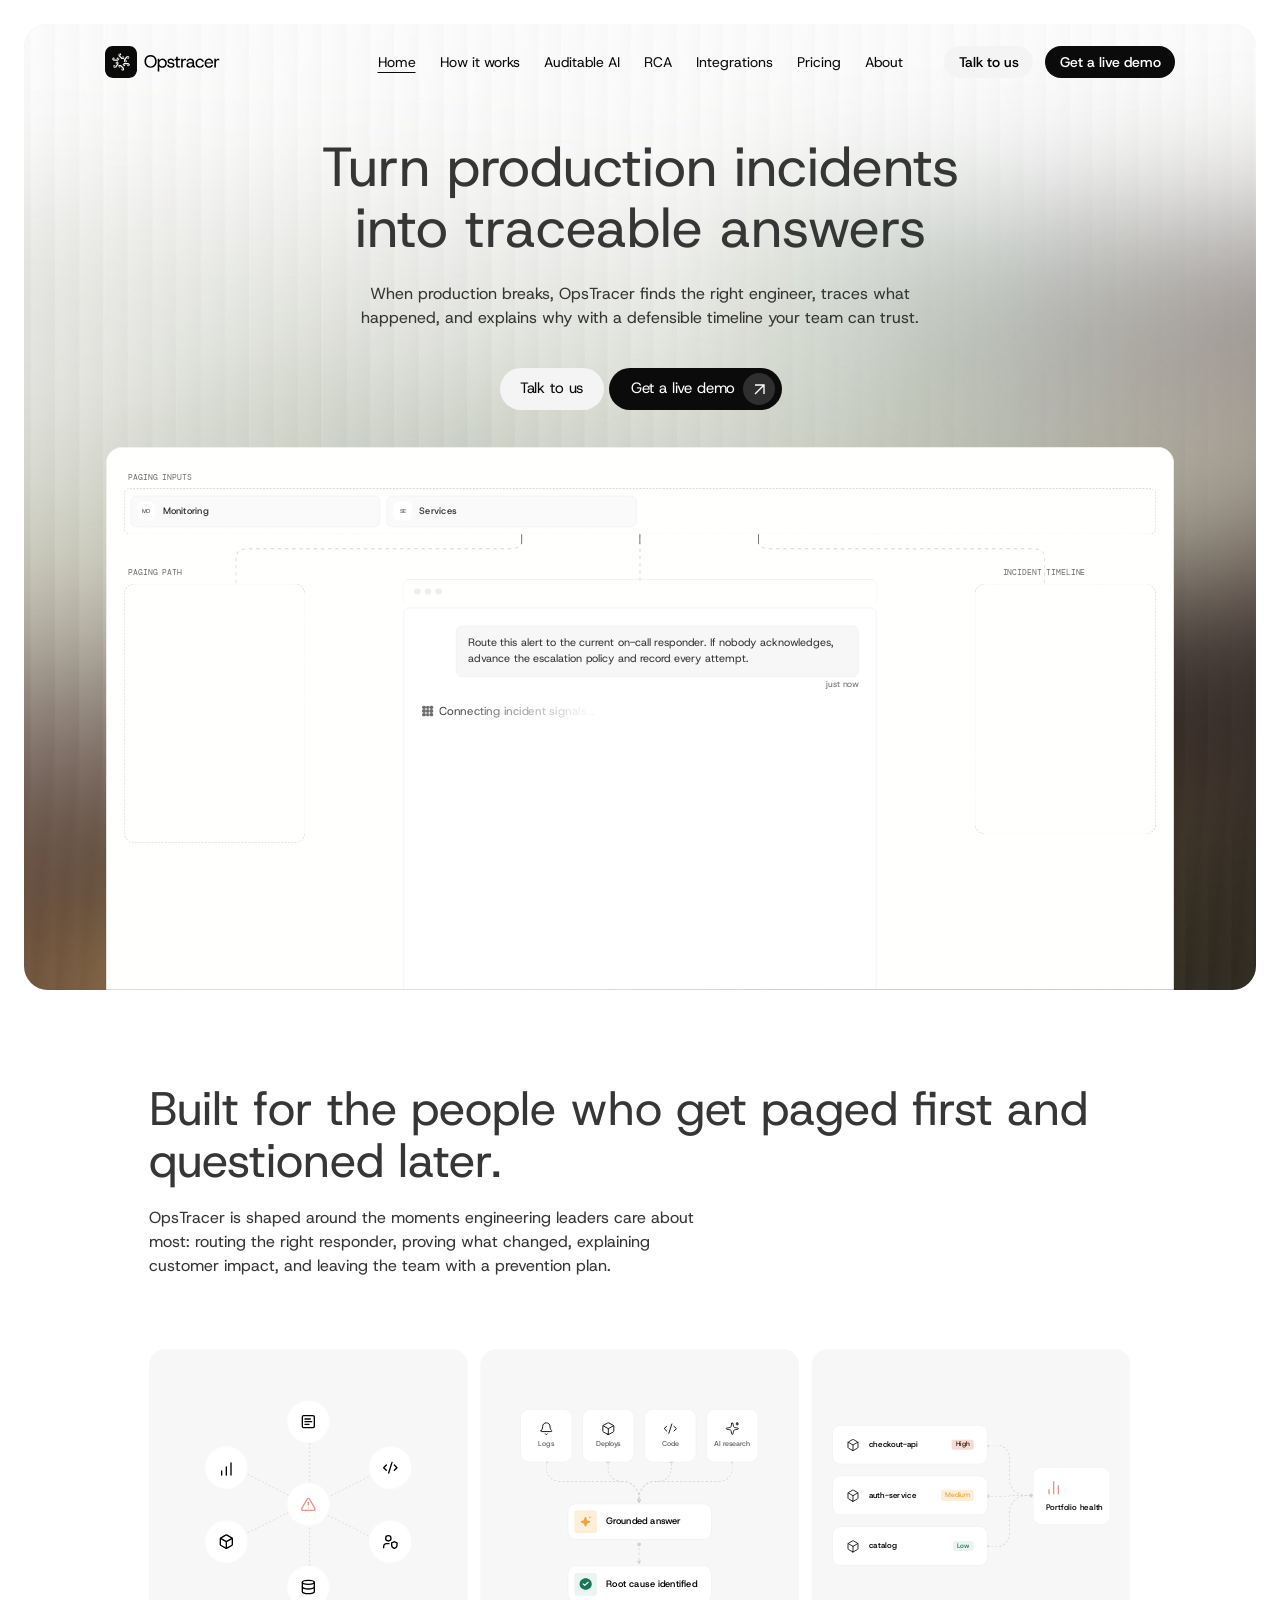
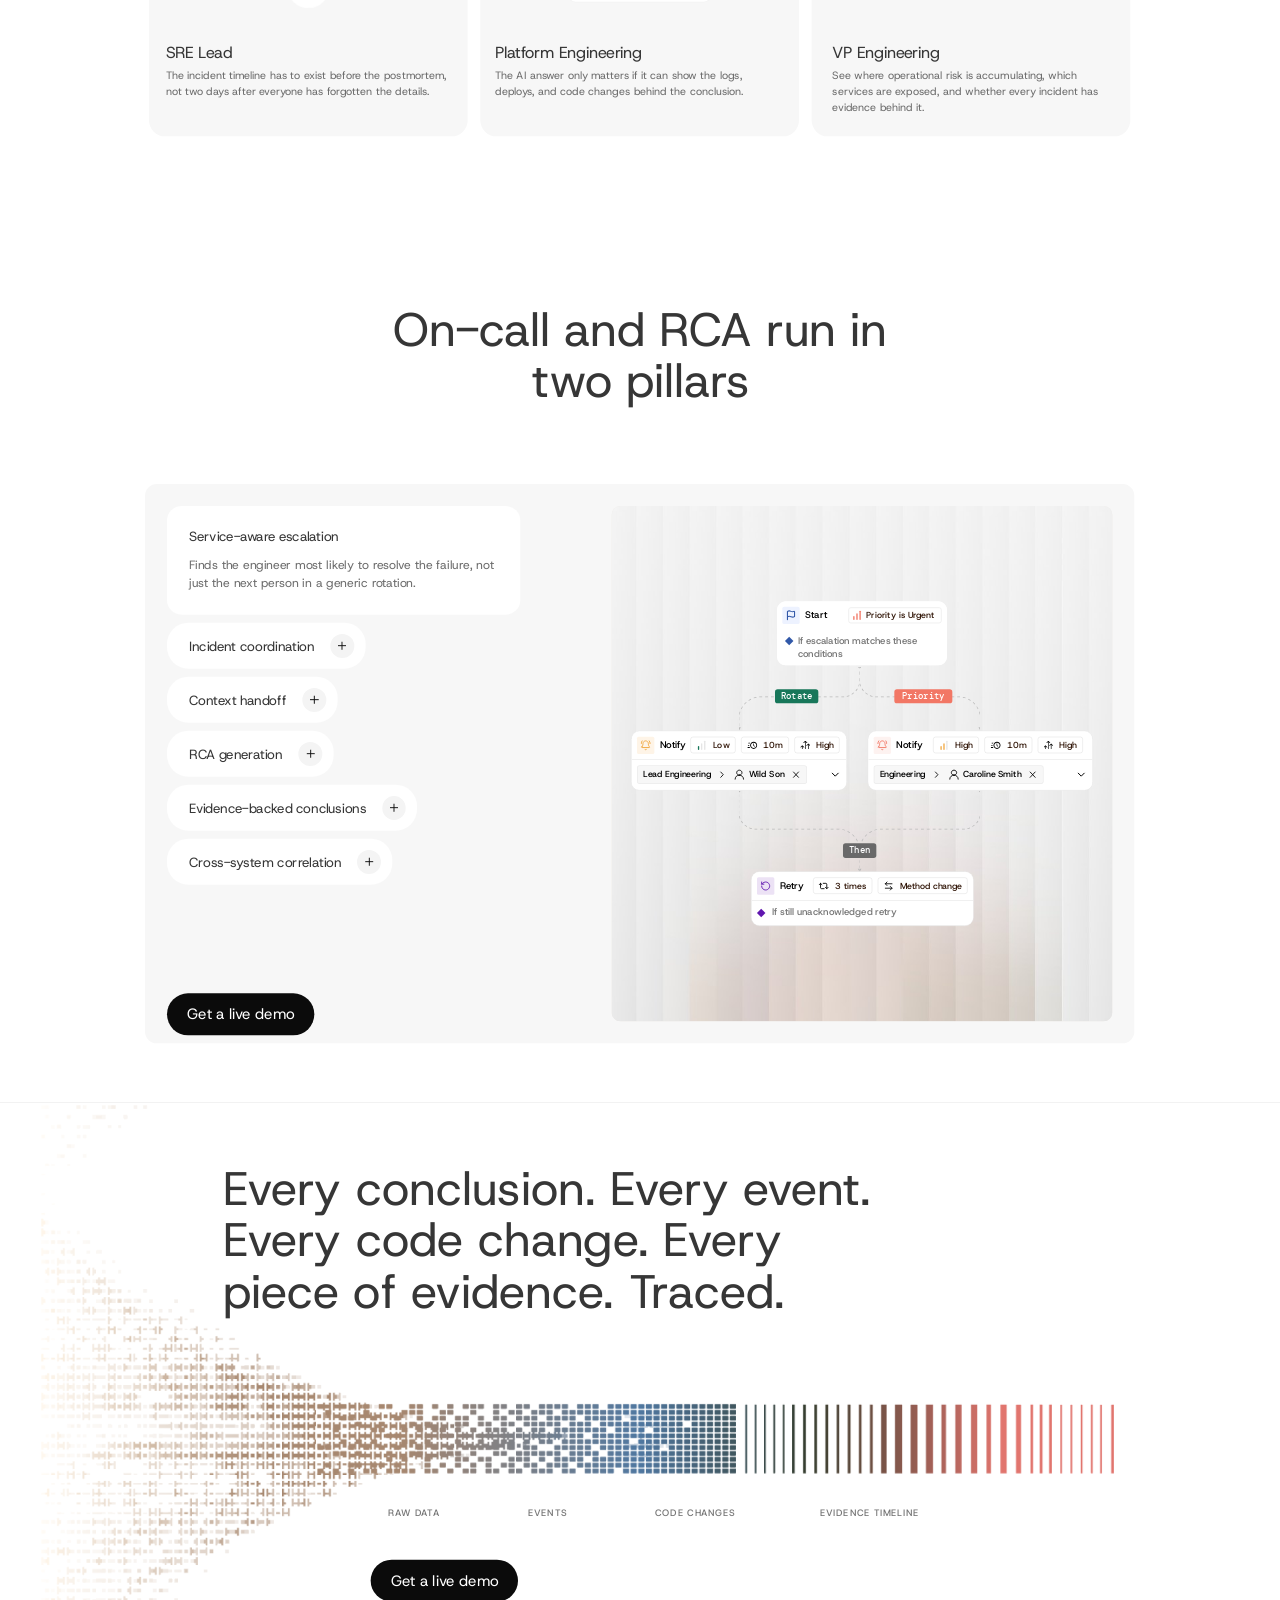
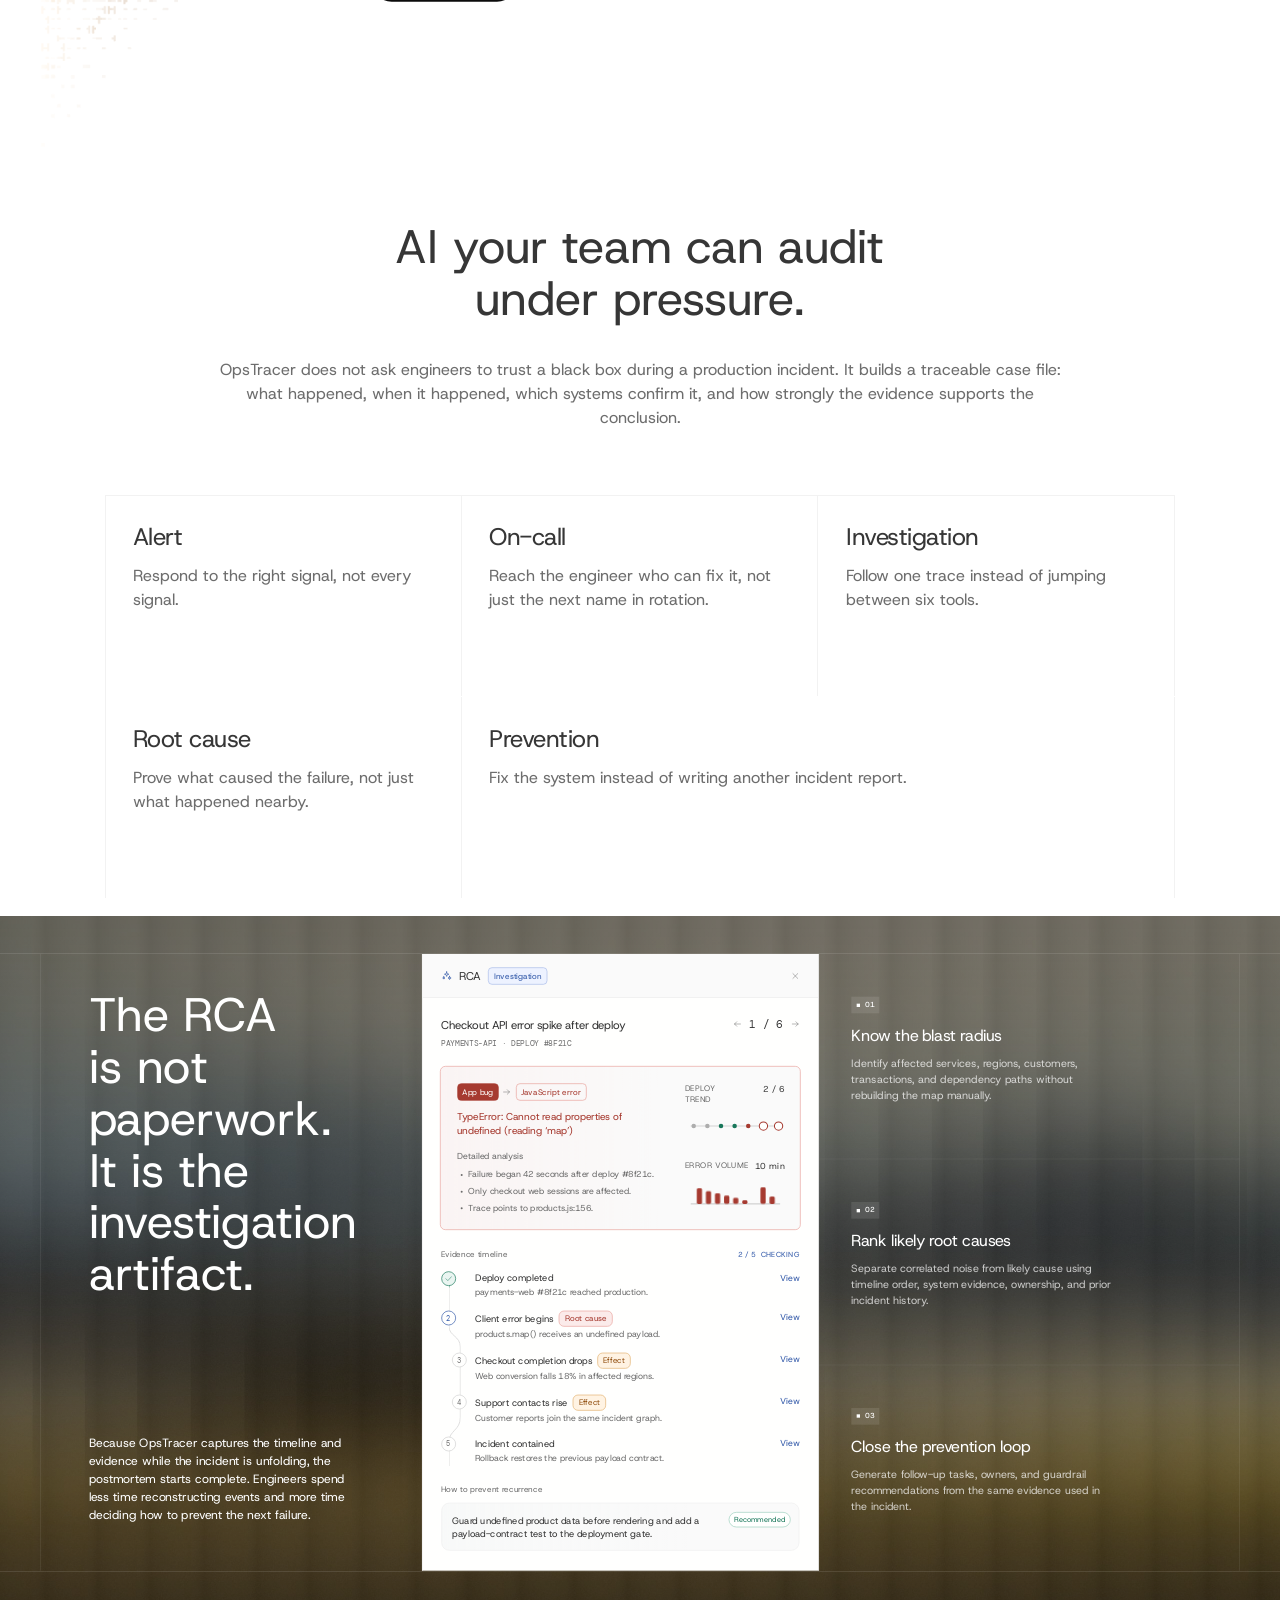
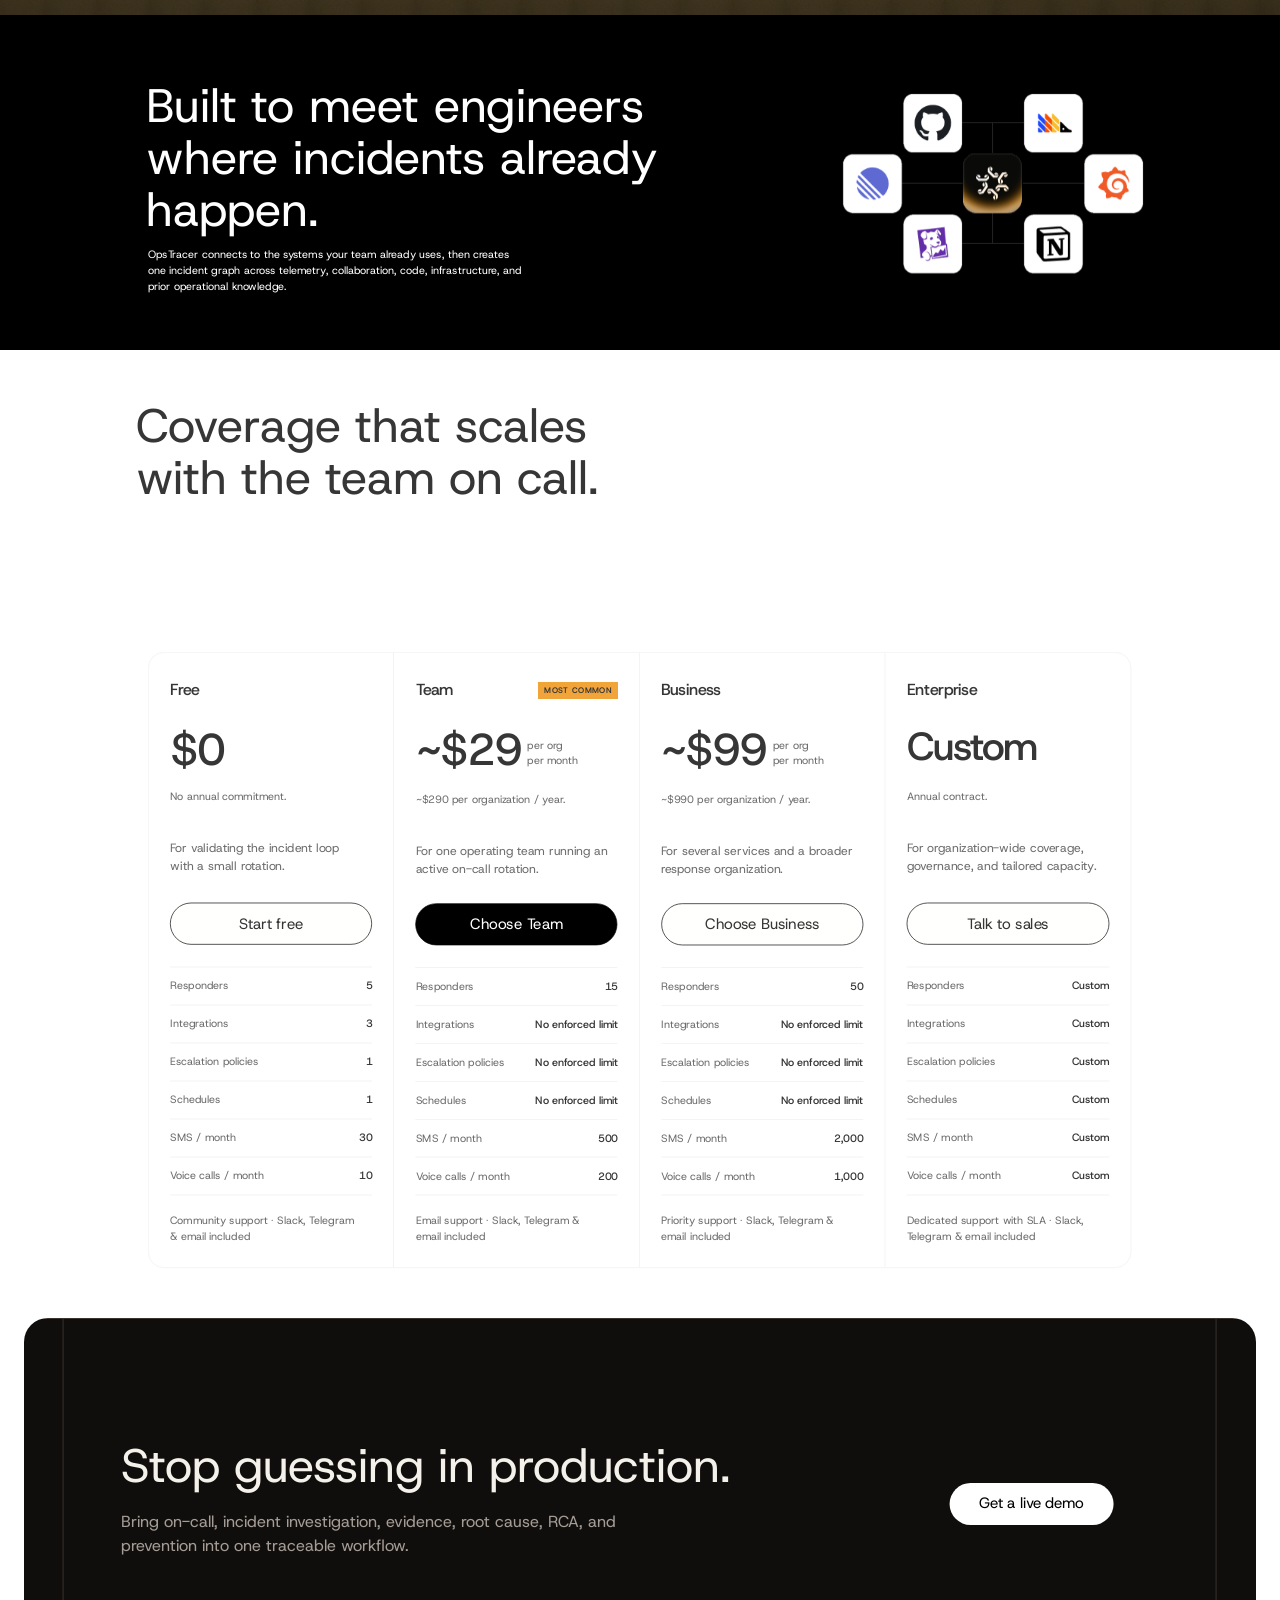
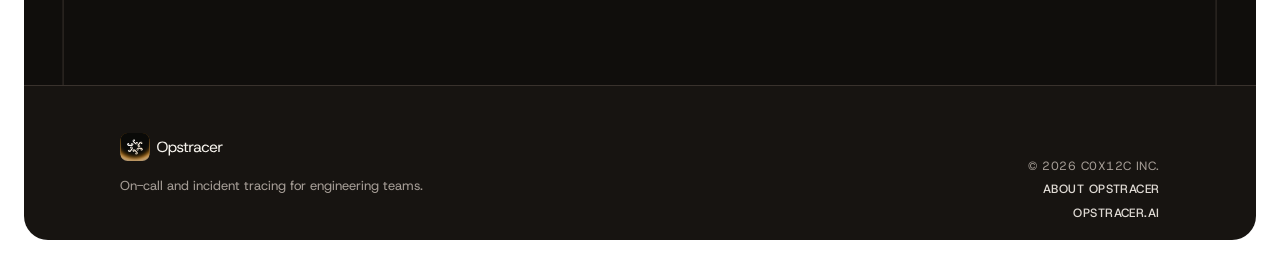
<file: index.html>
<!doctype html>
<html lang="en">
<head>
<meta charset="utf-8">
<meta name="viewport" content="width=device-width, initial-scale=1">
<title>OpsTracer — On-call and AI root cause analysis</title>
<meta name="description" content="When production breaks, OpsTracer finds the right engineer, traces what happened, and explains why with a defensible timeline your team can trust.">
<link rel="icon" href="favicon.ico" sizes="any">
<link rel="icon" type="image/png" sizes="32x32" href="assets/favicon-32.png">
<link rel="icon" type="image/png" sizes="16x16" href="assets/favicon-16.png">
<link rel="apple-touch-icon" sizes="180x180" href="assets/favicon-180.png">
<link rel="preload" href="assets/fonts/HostGrotesk-Regular.woff2" as="font" type="font/woff2" crossorigin>
<link rel="preload" href="assets/fonts/DMMono-Regular.woff2" as="font" type="font/woff2" crossorigin>
<script>document.documentElement.classList.add('js');setTimeout(function(){if(!window.__pv){document.querySelectorAll('.pv').forEach(function(e){e.classList.add('done')});document.querySelectorAll('.traced,.integr,.pcard').forEach(function(e){e.classList.remove('pre')});document.querySelectorAll('.pl-v').forEach(function(e){e.classList.add('play')})}},4000)</script>
<style>
/* ==========================================================================
   OpsTracer landing — built from Figma "Design" / Desktop - 2 (node 152:5562)
   Artboard: 1920 × 8693. All values below are taken from the Figma file.
   ========================================================================== */
@font-face{font-family:"Host Grotesk";src:url(assets/fonts/HostGrotesk-Light.woff2) format("woff2");font-weight:300;font-display:swap}
@font-face{font-family:"Host Grotesk";src:url(assets/fonts/HostGrotesk-Regular.woff2) format("woff2");font-weight:400;font-display:swap}
@font-face{font-family:"Host Grotesk";src:url(assets/fonts/HostGrotesk-Medium.woff2) format("woff2");font-weight:500;font-display:swap}
@font-face{font-family:"Host Grotesk";src:url(assets/fonts/HostGrotesk-SemiBold.woff2) format("woff2");font-weight:600 700;font-display:swap}
@font-face{font-family:"DM Mono";src:url(assets/fonts/DMMono-Regular.woff2) format("woff2");font-weight:400;font-display:swap}
@font-face{font-family:"DM Mono";src:url(assets/fonts/DMMono-Medium.woff2) format("woff2");font-weight:500;font-display:swap}
@font-face{font-family:"Inter";src:url(assets/fonts/Inter-Light.woff2) format("woff2");font-weight:300;font-display:swap}
:root{
  --ink:#0b0b0b; --text:#363636; --muted:#6d6d6d; --soft:#808080;
  --line:#eee; --line-2:#f2f2f2; --dash:#d1d1d1;
  --surface:#f7f7f7; --surface-2:#fafafa; --chip:#f4f4f4; --paper:#fffffe;
  --amber:#f0a439; --amber-ink:#935113; --amber-bg:#fff3e3; --amber-soft:#ffefda;
  --green:#18775a; --green-bg:#eaf5f1; --green-line:#9ccfbd;
  --blue:#3158a8; --blue-bg:#edf2ff; --brown-ink:#321709;
  --f-sans:"Host Grotesk",system-ui,sans-serif;
  --f-mono:"DM Mono",ui-monospace,monospace;
  --f-inter:"Inter",system-ui,sans-serif;
}
*,*::before,*::after{box-sizing:border-box}
html{-webkit-text-size-adjust:100%;scroll-behavior:smooth;scroll-padding-top:80px}
html.lenis,html.lenis body{height:auto}
.lenis.lenis-smooth{scroll-behavior:auto!important}
.lenis.lenis-stopped{overflow:clip}
.lenis.lenis-smooth iframe{pointer-events:none}
body{margin:0;background:#fff;color:var(--text);font-family:var(--f-sans);font-weight:400;-webkit-font-smoothing:antialiased;-moz-osx-font-smoothing:grayscale;overflow-x:hidden}
img{display:block;max-width:none}
a{color:inherit;text-decoration:none}
h1,h2,h3,h4,h5,h6,p,ul,ol{margin:0;padding:0;font-weight:400;font-size:inherit}
ul,ol{list-style:none}
button{font:inherit;color:inherit;background:none;border:0;padding:0;cursor:pointer}
html{scrollbar-width:none}
html::-webkit-scrollbar{display:none}
.abs{position:absolute}
.vc{transform:translateY(-50%)}
.mono{font-family:var(--f-mono)}
.m{-webkit-mask-repeat:no-repeat;mask-repeat:no-repeat;-webkit-mask-size:100% 100%;mask-size:100% 100%}
.mk-logo{-webkit-mask-image:url([data-uri]);mask-image:url([data-uri])}
.mk-close{-webkit-mask-image:url([data-uri]);mask-image:url([data-uri])}
.mk-prev{-webkit-mask-image:url([data-uri]);mask-image:url([data-uri])}
.mk-next{-webkit-mask-image:url([data-uri]);mask-image:url([data-uri])}
.mk-check{-webkit-mask-image:url([data-uri]);mask-image:url([data-uri])}
.sr{position:absolute;width:1px;height:1px;overflow:hidden;clip:rect(0 0 0 0);white-space:nowrap}
.d-br{display:inline}
@media (min-width:1281px){.nw{white-space:nowrap}}
.br-xl{display:none}
@media (min-width:1100px){.nw-a{white-space:nowrap}}
@media (max-width:1099px){.br-a{display:none}}
@media (min-width:1680px){.br-xl{display:inline}.nw-xl{white-space:nowrap}}
:focus-visible{outline:2px solid var(--amber);outline-offset:3px}

/* ---------- container system ----------
   Every container keeps the same side margins as the 1920 Figma frame,
   scaled with the viewport (value/1920 × 100vw), capped at the Figma width. */
:root{
  --g-nav:max(min(157px,8.177vw),calc(50vw - 803px));
  --c-hero:min(1602.09px,83.442vw);
  --c-cards:min(1472px,76.667vw);
  --c-pillars:min(1483.705px,77.276vw);
  --c-audit:min(1605px,83.594vw);
  --c-ev:min(1800px,93.75vw);
  --c-ig:min(1714.55px,89.3vw);
  --c-pricing-head:min(1513.47px,78.827vw);
  --c-pricing:min(1475px,76.823vw);
  --c-cta:min(1729.857px,90.097vw);
}
/* ---------- fit-to-width artboards ---------- */
[data-fit]{position:relative;width:100%;margin-inline:auto}
[data-fit]>.fit-in{position:absolute;left:0;top:0;transform-origin:0 0}

/* ---------- buttons ---------- */
.btn{display:inline-flex;align-items:center;justify-content:center;white-space:nowrap;border-radius:100px;transition:background-color .2s,color .2s,transform .2s}
.btn-sm{height:32px;padding:8px 14px;font-size:14px;line-height:14px;font-weight:500}
.btn-md{height:42px;padding:0 20px;font-size:15px;line-height:19.2px;letter-spacing:-.16px;font-weight:400}
.pl-cta,.tr-cta,.plan-btn{height:calc(42px * var(--inv,1));font-size:calc(15px * var(--inv,1));line-height:calc(19.2px * var(--inv,1));letter-spacing:calc(-.16px * var(--inv,1));font-weight:400;border-radius:100px}
.pl-cta,.tr-cta{padding:0 calc(20px * var(--inv,1))}
.btn-gray{background:var(--chip);color:var(--ink)}
.btn-gray:hover{background:#e9e9e9}
.btn-dark{background:var(--ink);color:#fff}
.btn-dark:hover{background:#2a2a2a}
.btn-light{background:#fff;color:#000}
.btn-light:hover{background:#ecebe8}
.btn-arrow{padding:5px 5px 5px 21px;gap:8px;border-radius:72px}
.btn-arrow .ic{width:32px;height:32px;border-radius:16px;background:rgba(255,255,255,.15);display:grid;place-items:center;transition:transform .2s}
.btn-arrow .ic img{width:11px;height:11px}
.btn-arrow:hover .ic{transform:rotate(45deg)}

/* ---------- nav ---------- */
.nav{position:fixed;z-index:50;top:31px;left:0;right:0;height:62px;display:flex;align-items:center;justify-content:space-between;padding:15px var(--g-nav);background:rgba(255,255,255,0);border-bottom:1px solid transparent;transition:top .35s cubic-bezier(.22,1,.36,1),background-color .35s ease,border-color .35s ease,-webkit-backdrop-filter .35s ease,backdrop-filter .35s ease}
.nav.is-scrolled{top:0;background:rgba(255,255,255,.62);border-bottom-color:rgba(23,20,17,.06);-webkit-backdrop-filter:blur(18px) saturate(1.6);backdrop-filter:blur(18px) saturate(1.6)}
.nav-logo img{width:115px;height:32px}
.nav-links{display:flex;gap:24px;flex:none;white-space:nowrap;font-size:14px;line-height:14px;color:var(--ink)}
.nav-links a{position:relative}
@media (min-width:1200px){.nav-links{position:absolute;left:50%;transform:translateX(-50%)}}
.nav-links a::after{content:"";position:absolute;left:0;right:0;bottom:-4px;height:1px;background:currentColor;transform:scaleX(0);transform-origin:left;transition:transform .25s}
.nav-links a:hover::after,.nav-links a.is-active::after{transform:scaleX(1)}
.nav-cta{display:flex;gap:12px}
.nav-cta .btn-gray{width:89px}.nav-cta .btn-dark{width:130px}
.nav-cta .btn-sm.btn-gray{color:#000}

/* ---------- hero ---------- */
.hero{position:relative;margin:24px 24px 0;border-radius:24px;overflow:hidden;padding-top:113px;text-align:center;isolation:isolate}
.hero-bg{position:absolute;z-index:-1;inset:0;background:#e9e6e1 url(assets/figma/hero-bg.jpg) center bottom/cover no-repeat}
.hero h1{width:658px;max-width:calc(100% - 32px);margin:0 auto;font-size:55px;line-height:1.1;color:var(--text)}
.hero-sub{width:600px;text-wrap:balance;max-width:calc(100% - 32px);margin:24px auto 0;font-size:16px;line-height:24px;color:var(--text)}
.hero-cta{display:flex;justify-content:center;gap:5px;margin:38px 0 0 1.04px}
.hero-cta .btn-gray{padding:11px 20px;height:42px;width:104px}
.hero-cta .btn-arrow{width:173px}
.hero-preview{margin-top:37px;width:var(--c-hero);text-align:left}
.pv{position:relative;width:1602.09px;height:814px;border-radius:24px 24px 0 0;overflow:hidden;background:var(--paper);border:1.08px solid var(--line);border-bottom:0;font-size:12px}
.pv-region{position:absolute;left:25.91px;right:25.91px;top:30.23px;height:781.613px;overflow:hidden}
.pv-lines{position:absolute;left:0;right:0;top:15.11px;height:675.814px}
.pv-lines .l{position:absolute}
.pv-lines .l img{position:absolute;display:block;width:100%;height:100%}
.pv-lines .l-l{inset:12.54% 61.5% 76.52% 10.81%}
.pv-lines .l-c{top:12.54%;bottom:76.52%;left:50%;right:50%}
.pv-lines .l-r{inset:12.54% 10.81% 76.52% 61.5%}
.pv-label{position:absolute;transform:translateY(-50%);font-family:var(--f-mono);font-size:11.875px;line-height:17.813px;letter-spacing:.2969px;text-transform:uppercase;color:var(--muted);white-space:nowrap}
.pv-dash{position:absolute;border:1.08px dashed var(--dash);overflow:hidden}
.pv-chips{position:absolute;left:8.64px;right:8.64px;top:50%;height:47.501px;transform:translateY(-50%);display:grid;grid-template-columns:repeat(4,minmax(0,1fr));gap:10.8px}
.pv-chip{position:relative;left:auto!important;min-width:0;border-radius:8px;background:var(--surface-2);border:1.08px solid var(--line);overflow:hidden}
.pv-chip.on{background:var(--amber-bg);border-color:var(--amber-ink)}
.pv-av{position:absolute;left:8.63px;top:50%;transform:translateY(-50%);width:28.069px;height:28.069px;border-radius:8.637px;background:#fff;display:grid;place-items:center;font-weight:700;font-size:8.529px;line-height:8.637px;letter-spacing:-.3455px;color:var(--muted)}
.pv-chip-t{position:absolute;left:47.5px;top:50%;transform:translateY(-50%);font-weight:500;font-size:14.034px;line-height:19.432px;color:var(--text);white-space:nowrap}
.pv-step{position:absolute;left:8.64px;right:8.64px;height:65.411px;border-radius:8px;background:var(--surface-2);border:1.08px solid var(--line)}
.pv-step.on{background:var(--amber-bg);border-color:var(--amber-ink)}
.pv-step .ico{position:absolute;left:12.95px;top:50%;transform:translateY(-50%);width:34.546px;height:34.546px;border-radius:8.637px;background:var(--green-bg);display:grid;place-items:center}
.pv-step .ico.blue{background:var(--blue-bg)}
.pv-step .ico img{width:16.194px;height:13.204px}
.pv-step .ico.blue img{height:16.194px}
.pv-step b{position:absolute;left:56.13px;top:calc(50% - 10.26px);transform:translateY(-50%);font-weight:500;font-size:12.955px;line-height:16.841px;color:var(--text);white-space:nowrap}
.pv-step small{position:absolute;left:56.13px;top:calc(50% + 10.04px);transform:translateY(-50%);font-size:11.875px;line-height:17.273px;color:var(--muted);white-space:nowrap}
.pv-step i{position:absolute;left:228.87px;top:50%;transform:translateY(-50%);width:8.637px;height:8.637px;border-radius:4.318px;background:var(--green);box-shadow:0 0 0 4.318px rgba(156,207,189,.14)}
.pv-step i.blue{background:var(--blue);box-shadow:0 0 0 4.318px rgba(169,188,232,.16)}
.pv-chrome{position:absolute;left:418.88px;right:418.88px;top:166.69px;height:36.706px;border:1.08px solid var(--line);border-bottom:0;border-radius:8.637px 8.637px 0 0}
.pv-chrome span{position:absolute;top:50%;transform:translateY(-50%);width:9.716px;height:9.716px;border-radius:4.858px;background:var(--line)}
.pv-main{position:absolute;left:418.88px;right:418.88px;top:209.98px;height:600.244px;background:#fff;border:1.08px solid var(--line);border-radius:8.637px}
.pv-msg{position:absolute;inset:25.91px 25.91px 495.52px 78.42px;background:var(--surface);border:1.08px solid var(--line);border-radius:8.637px}
.pv-msg p{position:absolute;left:17.27px;top:36.98px;transform:translateY(-50%);width:548.673px;font-size:16.194px;line-height:24.29px;color:var(--text)}
.pv-time{position:absolute;left:633.07px;top:105.8px;font-size:12.955px;line-height:15.546px;color:var(--muted)}
.pv-grid{position:absolute;left:27.53px;top:145.62px;width:16.24px;height:16.24px;display:grid;grid-template-columns:repeat(3,5.44px);grid-auto-rows:5.4px}
.pv-grid i{background:var(--muted);border-radius:8.637px;animation:pvdot 1.4s ease-in-out infinite}
.pv-grid i:nth-child(3n+2){animation-delay:.15s}.pv-grid i:nth-child(3n){animation-delay:.3s}
@keyframes pvdot{50%{opacity:.35}}
.pv-shimmer{position:absolute;left:52.9px;top:139.69px;height:28.06px;display:flex;align-items:center;font-size:17.273px;line-height:25.91px;white-space:nowrap;color:transparent;background:linear-gradient(90deg,#363636 0%,rgba(238,238,238,.38) 48%,#363636 100%);background-size:200% 100%;background-position:0 0;-webkit-background-clip:text;background-clip:text;animation:shimmer 2.6s linear infinite}
@keyframes shimmer{to{background-position:-200% 0}}
.pv-body{position:absolute;inset:174.23px 25.91px 21.59px 25.91px;background:var(--surface-2);overflow:hidden}
.pv-inc{position:absolute;left:15.12px;right:15.11px;top:15.11px;height:62.615px;background:#fff;border:1.08px solid var(--line);border-radius:12.955px}
.pv-inc .id{position:absolute;left:12.95px;top:50%;transform:translateY(-50%);width:32.387px;height:32.387px;border-radius:8.637px;background:var(--line);border:1.08px solid var(--dash);display:grid;place-items:center;font-size:10.796px;line-height:10.796px;color:var(--amber-ink)}
.pv-inc b{position:absolute;left:53.98px;top:calc(50% - 9.72px);transform:translateY(-50%);font-weight:500;font-size:14.034px;line-height:19.432px;color:var(--text);white-space:nowrap}
.pv-inc small{position:absolute;left:53.98px;top:calc(50% + 10.8px);transform:translateY(-50%);font-size:11.875px;line-height:17.273px;color:var(--muted);white-space:nowrap}
.badge-open{position:absolute;left:564.2px;top:50%;transform:translateY(-50%);width:46.843px;height:21.592px;border-radius:8.637px;background:var(--green-bg);border:1.08px solid var(--green-line);font-size:10.796px;line-height:10.796px;letter-spacing:.4318px;color:var(--green);padding:4.5px 0 0 6.47px}
.pv-stat{position:absolute;top:86.37px;height:63.36px;width:206.59px;background:#fff;border:1.08px solid var(--line);border-radius:8.637px}
.pv-stat span{position:absolute;left:10.79px;top:18.35px;transform:translateY(-50%);font-size:11.875px;line-height:17.273px;color:var(--muted)}
.pv-stat strong{position:absolute;left:10.79px;top:41.02px;transform:translateY(-50%);font-weight:400;font-size:18.353px;line-height:20.188px;letter-spacing:-.3671px;color:var(--text)}
.pv-list{position:absolute;inset:158.36px 15.11px 0 15.12px;background:#fff;border:1.08px solid var(--line);border-bottom:0;border-radius:12.955px 12.955px 0 0;overflow:hidden}
.pv-row{position:absolute;left:10.79px;right:10.8px;height:56.775px;border-bottom:1.08px solid var(--line)}
.pv-row i{position:absolute;left:0;top:50%;transform:translateY(-50%);width:7.557px;height:7.557px;border-radius:6.477px;background:var(--amber)}
.pv-row b{position:absolute;left:17.27px;top:calc(50% - 10.57px);transform:translateY(-50%);font-weight:400;font-size:12.955px;line-height:16.841px;color:var(--text);white-space:nowrap}
.pv-row small{position:absolute;left:17.27px;top:calc(50% + 9.5px);transform:translateY(-50%);font-size:11.875px;line-height:17.273px;color:var(--muted);white-space:nowrap}
.pv-row em{position:absolute;right:-.2px;top:50%;transform:translateY(-50%);font-style:normal;font-family:var(--f-mono);font-size:10.796px;line-height:15.114px;text-transform:uppercase;color:var(--green)}
.pv-tl{position:absolute;left:9.71px;right:9.72px;top:9.8px;height:105.129px;border-radius:8px;background:var(--surface-2);border:1.08px solid var(--amber-ink)}
/* ---------- hero build sequence (ported from the previous page) ---------- */
.pv-lines .l svg{position:absolute;display:block;top:0;height:100%}
.pv-lines .flow path{stroke-dashoffset:0}
.pv.live .pv-lines .flow path{animation:pvflow 4.2s cubic-bezier(.45,0,.55,1) infinite}
.pv.live .pv-lines .flow.c path{animation-name:pvflowc}
@keyframes pvflow{0%{stroke-dashoffset:0;opacity:0}4%{opacity:.9}62%,100%{stroke-dashoffset:calc(var(--len) * -1);opacity:.9}}
@keyframes pvflowc{0%{stroke-dashoffset:0;opacity:0}4%{opacity:.9}12%,100%{stroke-dashoffset:calc(var(--len) * -1);opacity:.9}}
.pv-chip,.pv-step{transition:opacity .32s cubic-bezier(.22,1,.36,1),transform .42s cubic-bezier(.22,1,.36,1),background-color .3s ease,border-color .3s ease}
html.js .pv:not(.done) .pv-chip:not(.show){opacity:0;transform:translateY(-8px)}
html.js .pv:not(.done) .pv-step:not(.show){opacity:0;transform:translateY(12px)}
.pv-msg{transition:opacity .42s cubic-bezier(.22,1,.36,1),transform .42s cubic-bezier(.22,1,.36,1)}
html.js .pv:not(.done) .pv-msg:not(.show){opacity:0;transform:translateY(18px)}
.pv-msg p.typing::after{content:"";display:inline-block;width:1.5px;height:1em;margin-left:1px;vertical-align:-2px;background:var(--text);animation:pvcaret .8s step-end infinite}
@keyframes pvcaret{50%{opacity:0}}
.pv-time,.pv-grid,.pv-shimmer{transition:opacity .42s cubic-bezier(.22,1,.36,1)}
html.js .pv:not(.done):not(.s-chat) :is(.pv-time,.pv-grid,.pv-shimmer){opacity:0}
.pv-body{transition:opacity .58s cubic-bezier(.22,1,.36,1),transform .58s cubic-bezier(.22,1,.36,1)}
html.js .pv:not(.done):not(.s-app) .pv-body{opacity:0;transform:translateY(14px)}
.pv-px{position:absolute;z-index:3;inset:0;pointer-events:none;background-color:rgba(255,255,254,.42);background-image:linear-gradient(90deg,rgba(255,255,254,.68) 50%,transparent 50%),linear-gradient(rgba(255,255,254,.68) 50%,transparent 50%);background-size:20px 20px;-webkit-backdrop-filter:blur(3px);backdrop-filter:blur(3px)}
html:not(.js) .pv-px,.pv.done .pv-px,.pv.s-built .pv-px{display:none}
.pv.s-reveal .pv-px{background-size:2px 2px;opacity:0;-webkit-backdrop-filter:blur(0);backdrop-filter:blur(0);transition:background-size 1.2s cubic-bezier(.22,1,.36,1),opacity 1.2s cubic-bezier(.22,1,.36,1),backdrop-filter 1.2s ease}
.pv-body::after{content:"";position:absolute;z-index:4;inset:0;pointer-events:none;background:linear-gradient(105deg,transparent 25%,rgba(255,255,254,.58) 46%,transparent 67%);transform:translateX(-120%);display:none}
.pv.s-app:not(.s-built):not(.done) .pv-body::after{display:block;animation:pvsweep 3s ease-in-out infinite}
@keyframes pvsweep{0%,18%{transform:translateX(-120%)}68%,100%{transform:translateX(120%)}}
.pv-feed{position:absolute;inset:0}
/* contact-method list (Figma 152:6322): shown while the page goes out */
.pv-tlabel b{font-weight:400;transition:opacity .35s ease}
.pv-tlabel b+b{position:absolute;left:9px;top:0;opacity:0}
.pv.cm .pv-tlabel b:first-child{opacity:0}
.pv.cm .pv-tlabel b+b{opacity:1}
.pv-tlbox{transition:height .55s cubic-bezier(.22,1,.36,1)}
.pv.cm .pv-tlbox{height:608px!important}
.pv-feed{transition:opacity .3s ease}
.pv.cm .pv-feed{opacity:0}
.pv-cm{position:absolute;inset:0;pointer-events:none;visibility:hidden}
.pv.cm .pv-cm{visibility:visible}
.pv-cm .cmc{position:absolute;left:9.71px;right:9.72px;top:9.8px;border-radius:8px;background:#fff;border:1.08px solid var(--line);padding:11px 12px 12px;font-size:11.875px;line-height:16px;color:var(--text);transition:opacity .55s cubic-bezier(.22,1,.36,1),transform .7s cubic-bezier(.22,1,.36,1),filter .45s ease,border-color .45s ease,background-color .45s ease}
.pv-cm .cmc.enter{opacity:0;filter:blur(2px)}
.pv-cm .cmc.is-latest{border-color:var(--amber-ink);background:var(--surface-2)}
.cmc .ch{display:flex;align-items:center;gap:8px;height:22px}
.cmc .ci{width:22px;height:22px;border-radius:6px;flex:none;display:block}
.cmc .ch b{font-weight:500;font-size:12.955px;color:var(--text);white-space:nowrap;overflow:hidden;text-overflow:ellipsis}
.cmc .ch time{margin-left:auto;font-size:10.796px;color:var(--muted);white-space:nowrap}
.cmc.is-latest .ch time{color:var(--amber-ink)}
.cmc p{margin:0;font-size:11.875px;line-height:16px;color:var(--text)}
.cmc .bub{position:relative;margin:8px 0 0 30px;padding:7px 10px;border-radius:9px}
.cmc .tick{display:block;text-align:right;font-style:normal;font-size:9.716px;line-height:12px;color:#3d7fe0;margin-top:2px}
.cmc .tick span{color:var(--muted)}
.cmc .plain{position:relative;margin:7px 0 0 30px}
.cmc .plain b,.cmc .plain strong{font-weight:600;font-size:11.875px;color:#101828}
.cmc .plain small{margin-left:6px;font-size:10.796px;color:var(--muted)}
.cmc .plain small.from{display:block;margin:0 0 4px}
.cmc .plain p{margin-top:2px}
.cmc .dots{position:absolute;right:0;top:-2px;font-style:normal;font-size:9px;letter-spacing:1px;color:var(--muted)}
.cmc .plain.bar{padding-left:9px}
.cmc .plain.bar::before{content:"";position:absolute;left:0;top:2px;bottom:2px;width:2.5px;border-radius:2px;background:#e5484d}
.cmc .app{display:inline-block;margin-left:5px;padding:0 4px;border-radius:3px;background:#eaeaea;font-size:8.637px;line-height:13px;font-weight:600;color:#31343a;vertical-align:1px}
.cmc .call{display:flex;align-items:center;gap:8px;margin:6px 0 0 30px}
.cmc .call div{flex:1;min-width:0}
.cmc .call strong{display:block;font-weight:600;font-size:15.114px;line-height:19px;color:#101828}
.cmc .call small{display:block;font-size:10.796px;color:var(--muted)}
.cmc .call span{width:30px;height:30px;border-radius:50%;display:grid;place-items:center;flex:none}
.cmc .call svg{width:16px;height:16px}
.cmc .btn-dec{background:#e5484d}
.cmc .btn-acc{background:#34a853}
.pv.cm .cmc.hit.is-latest .ci{animation:cmring 1s ease-in-out .5s 2}
@keyframes cmring{0%,100%{transform:none}20%{transform:rotate(-12deg)}40%{transform:rotate(10deg)}60%{transform:rotate(-6deg)}80%{transform:rotate(4deg)}}

.pv-tl{transition:opacity .36s cubic-bezier(.22,1,.36,1),transform .44s cubic-bezier(.22,1,.36,1),filter .3s ease,border-color .3s ease,background-color .3s ease}
.pv-tl.enter{opacity:0;filter:blur(2px)}
.pv-tl:not(.is-latest){border-color:var(--line);background:#fff}
.pv-tl .op,.pv-tl .new,.pv-tl small{transition:background-color .3s ease,color .3s ease,opacity .3s ease}
.pv-tl:not(.is-latest) .op{background:var(--line)}
.pv-tl:not(.is-latest) .new{opacity:0}
.pv-tl:not(.is-latest) small{color:var(--muted)}
.pv-tl .op{position:absolute;left:12.95px;top:11.87px;width:28.069px;height:28.069px;border-radius:8.637px;background:var(--amber);display:grid;place-items:center;font-size:10.796px;line-height:10.796px;color:var(--text)}
.pv-tl .da{position:absolute;left:50.74px;top:11.87px;width:16.194px;height:16.194px;border-radius:8.637px;background:#fff;border:1.08px solid var(--line);display:grid;place-items:center;font-weight:700;font-size:5.398px;line-height:5.398px;letter-spacing:-.2159px;color:var(--muted)}
.pv-tl .src{position:absolute;left:73.41px;top:12.55px;font-size:11.875px;line-height:14.844px;color:var(--muted)}
.pv-tl .new{position:absolute;left:201.59px;right:12.95px;top:11.87px;height:16.194px;border-radius:8.637px;background:var(--amber);font-size:9.716px;line-height:16.194px;letter-spacing:.3886px;color:var(--text);padding-left:5.4px}
.pv-tl p{position:absolute;left:50.74px;top:50.3px;transform:translateY(-50%);font-size:14.034px;line-height:19.648px;color:var(--text);white-space:nowrap}
.pv-tl small{position:absolute;left:50.74px;top:82.46px;transform:translateY(-50%);font-size:11.875px;line-height:17.273px;color:var(--amber-ink)}

/* ---------- section heads ---------- */
.h2{font-size:47px;line-height:1.1;color:var(--text)}
.personas-head{width:var(--c-cards);min-height:104px;margin:min(140px,7.292vw) auto 0;display:flex;align-items:center;justify-content:space-between;gap:48px}
.personas-head .h2{flex:0 1 697px;min-width:0}
.personas-head p{flex:0 1 442.53px;min-width:0;font-size:16px;line-height:24px;color:var(--text)}

/* ---------- personas cards ---------- */
.personas{margin-top:min(106px,5.521vw);width:var(--c-cards)}
.cards3{width:1472px;height:581px;display:grid;grid-template-columns:repeat(3,478px);gap:19px}
.pcard-host{max-width:478px}
.pcard{position:relative;width:478px;height:581px;border-radius:24px;background:var(--surface);overflow:hidden}
.pcard-art{position:absolute}
.pcard-txt{position:absolute;top:440px;width:428px;display:flex;flex-direction:column;gap:8px}
.pcard-txt h3{font-size:24px;line-height:30px;letter-spacing:-.48px;color:var(--text)}
.pcard-txt p{font-size:16px;line-height:24px;color:var(--muted)}
.tile{background:#fff;border:1px solid rgba(209,209,209,.26)}
.p2-src{position:absolute;left:60px;top:90.26px;width:357.025px;height:78.883px;display:flex;align-items:center;gap:15.102px}
.p2-src .tile{width:77.93px;flex:none;border-radius:12.945px;padding:17.915px;display:flex;flex-direction:column;align-items:center;gap:5.374px;overflow:hidden}
.p2-src img{width:21.498px;height:21.498px}
.p2-src span{font-weight:500;font-size:10.749px;line-height:15.472px;color:#686868;white-space:nowrap}
.p2-pill{position:absolute;left:131px;width:215.742px;border-radius:12.147px;padding:9.11px;display:flex;align-items:center;gap:13.703px}
.p2-pill .ib{width:34.26px;height:34.26px;flex:none;display:grid;place-items:center;border-radius:4.282px}
.p2-pill span{font-weight:500;font-size:14.023px;line-height:14.793px;color:#000;white-space:nowrap}
.p3-list{position:absolute;left:31px;top:114px;width:256px;display:flex;flex-direction:column;gap:17px}
.p3-row{width:233px;height:59px;border-radius:12.147px;padding:9.11px 20px;display:flex;align-items:center;justify-content:space-between}
.p3-row div{display:flex;align-items:center;gap:13.703px;font-weight:500;font-size:12px;line-height:14.793px;color:#000}
.p3-row img{width:20px;height:20px}
.sev{padding:2.667px 6px;border-radius:3px;font-weight:500;font-size:10px;line-height:10.667px}
/* persona cards: staged reveal + flowing connectors (loop) */
.pcard svg{display:block}
.pcard .fl{fill:none;stroke:#6d6d6d;stroke-width:1.5;stroke-linecap:round;stroke-dasharray:10 600;stroke-dashoffset:10;opacity:0}
.pcard.live .fl{opacity:.9;animation:pcflow 3.2s cubic-bezier(.45,0,.55,1) infinite;animation-delay:calc(var(--k,0) * .12s)}
.pcard.live .fl.v{animation-name:pcflowv;animation-delay:0s}
@keyframes pcflow{0%{stroke-dashoffset:10}55%,100%{stroke-dashoffset:calc(var(--len) * -1)}}
@keyframes pcflowv{0%,55%{stroke-dashoffset:10}80%,100%{stroke-dashoffset:calc(var(--len) * -1)}}
.pcard .nd,.pcard .sp{transform-box:fill-box;transform-origin:center}
.pcard .sp{transform-box:view-box;transform-origin:155px 156px}
.pcard .nd,.pcard .sp,.pcard .tile,.pcard .sev,.pcard .l2,.pcard .lv,.pcard .l3,.pcard .ib,.pcard .chart path{transition:opacity .45s cubic-bezier(.22,1,.36,1),transform .55s cubic-bezier(.22,1,.36,1),clip-path .7s cubic-bezier(.22,1,.36,1)}
html.js .pcard.pre .nd{opacity:0;transform:scale(.6)}
html.js .pcard.pre .sp{opacity:0;transform:scale(.4)}
.pcard .nd.c{transition-delay:.05s}
.pcard .sp{transition-delay:.3s}
.pcard .nd:not(.c){transition-delay:calc(.45s + var(--i) * .08s)}
.pcard.live .nd.c rect:first-child{animation:pcring 3.2s ease-in-out infinite}
@keyframes pcring{0%,40%,100%{fill:#fff}52%{fill:#fdeeec}}
.pcard.live .nd.c{animation:pcbeat 3.2s ease-in-out infinite}
@keyframes pcbeat{0%,44%,64%,100%{transform:none}52%{transform:scale(1.08)}}
html.js .pcard.pre .p2-src .tile{opacity:0;transform:translateY(-14px)}
.pcard .p2-src .tile:nth-child(2){transition-delay:.08s}.pcard .p2-src .tile:nth-child(3){transition-delay:.16s}.pcard .p2-src .tile:nth-child(4){transition-delay:.24s}
html.js .pcard.pre .l2{clip-path:inset(0 0 100% 0)}
.pcard .l2{clip-path:inset(0 0 0 0);transition-delay:.4s}
html.js .pcard.pre .pa{opacity:0;transform:translateY(10px) scale(.96)}
.pcard .pa{transition-delay:.95s}
html.js .pcard.pre .lv{clip-path:inset(0 0 100% 0)}
.pcard .lv{clip-path:inset(0 0 0 0);transition-delay:1.25s}
html.js .pcard.pre .pb{opacity:0;transform:translateY(10px) scale(.96)}
.pcard .pb{transition-delay:1.45s}
html.js .pcard.pre .pb .ib{transform:scale(.4)}
.pcard .pb .ib{transition-delay:1.6s;transition-timing-function:cubic-bezier(.34,1.56,.64,1)}
.pcard.live .pa .ib{animation:pcglow 3.2s ease-in-out infinite}
@keyframes pcglow{0%,50%,100%{box-shadow:0 0 0 0 rgba(240,164,57,0)}60%{box-shadow:0 0 0 6px rgba(240,164,57,.22)}78%{box-shadow:0 0 0 10px rgba(240,164,57,0)}}
.pcard.live .pb .ib{animation:pcpop 3.2s ease-in-out infinite}
@keyframes pcpop{0%,80%,100%{transform:none}88%{transform:scale(1.12)}}
html.js .pcard.pre .p3-row{opacity:0;transform:translateX(-18px)}
.pcard .p3-row:nth-child(2){transition-delay:.12s}.pcard .p3-row:nth-child(3){transition-delay:.24s}
html.js .pcard.pre .sev{opacity:0;transform:scale(.6)}
.pcard .p3-row .sev{transition-delay:.45s}.pcard .p3-row:nth-child(2) .sev{transition-delay:.57s}.pcard .p3-row:nth-child(3) .sev{transition-delay:.69s}
html.js .pcard.pre .l3{clip-path:inset(0 100% 0 0)}
.pcard .l3{clip-path:inset(0 0 0 0);transition-delay:.6s}
html.js .pcard.pre .p3-health{opacity:0;transform:translateX(14px) scale(.96)}
.pcard .p3-health{transition-delay:1.05s}
.pcard .chart path{transform-box:fill-box;transform-origin:center bottom}
html.js .pcard.pre .chart path{transform:scaleY(0)}
.pcard .chart path:nth-child(1){transition-delay:1.25s}.pcard .chart path:nth-child(2){transition-delay:1.33s}.pcard .chart path:nth-child(3){transition-delay:1.41s}
.pcard.live .chart path{animation:pcbar 3.2s ease-in-out infinite}
.pcard.live .chart path:nth-child(2){animation-delay:.08s}.pcard.live .chart path:nth-child(3){animation-delay:.16s}
@keyframes pcbar{0%,55%,100%{transform:none}65%{transform:scaleY(.55)}78%{transform:scaleY(1.08)}}
.pcard.live .p3-row .sev{animation:pcsev 3.2s ease-in-out infinite}
.pcard.live .p3-row:nth-child(2) .sev{animation-delay:.12s}.pcard.live .p3-row:nth-child(3) .sev{animation-delay:.24s}
@keyframes pcsev{0%,12%,100%{transform:none}5%{transform:scale(1.12)}}
.p3-health{position:absolute;left:332px;top:177px;width:116px;border-radius:12.945px;padding:17.915px;display:flex;flex-direction:column;gap:10px;overflow:hidden}
.p3-health img{width:24px;height:24px}
.p3-health span{font-weight:500;font-size:12px;line-height:15.472px;color:#000;white-space:nowrap}

/* ---------- pillars ---------- */
.pillars-h{width:538.73px;max-width:calc(100% - 48px);height:138px;margin:min(225px,11.719vw) auto 0;display:flex;align-items:center;justify-content:center;text-align:center}
.pillars{margin-top:min(89px,4.635vw);width:var(--c-pillars)}
.pl{width:1483.705px;height:839px;background:var(--surface);border-radius:17.663px}
.pl-left{position:absolute;left:33.12px;top:33.12px;bottom:33.12px;width:551.974px}
.acc{width:529.895px;display:flex;flex-direction:column;align-items:flex-start;gap:12px}
.acc-item{background:#fff;overflow:hidden;font-family:var(--f-sans);font-weight:400;color:var(--text);transition:border-radius .35s ease,background-color .2s}
.acc-item>button{display:flex;align-items:center;gap:24px;height:69px;padding:0 17px 0 33px;font-size:20px;line-height:26px;letter-spacing:-.2px;text-align:left;white-space:nowrap;font-weight:400;font-family:inherit;color:inherit}
.acc-item .plus{width:35.663px;height:35.663px;border-radius:55.197px;background:var(--chip);display:grid;place-items:center;flex:none;transition:transform .3s,background-color .2s}
.acc-item .plus img{width:13.247px;height:13.247px}
.acc-item>button:hover .plus{background:#e8e8e8}
.acc-item .body{display:none}
.acc-item:not(.open){border-radius:32.014px}
.acc-item.open{width:100%;border-radius:22.079px;padding:33.12px}
.acc-item.open>button{height:auto;padding:0;cursor:default;white-space:normal}
.acc-item.open .plus{display:none}
.acc-item.open .body{display:block;margin-top:17px;font-size:18px;line-height:27px;color:var(--muted);animation:fadeup .35s ease both}
@keyframes fadeup{from{opacity:0;transform:translateY(4px)}}
.pl-cta{position:absolute;left:-.12px;top:730.88px}
.pl-right{position:absolute;left:699.9px;top:33.12px;bottom:33.12px;width:750.684px;border-radius:13px;overflow:hidden;background:#efece8}
.pl-glass{position:absolute;left:0;top:0;width:100%;height:100%;object-fit:cover}
.pl-v{position:absolute;inset:0;opacity:0;visibility:hidden;transition:opacity .45s ease,visibility 0s linear .45s}
.pl-v.on{opacity:1;visibility:visible;transition:opacity .45s ease}
.pl-v>[role],.pl-fgs{position:absolute;inset:0;transform:translateY(12px);transition:transform .6s cubic-bezier(.22,1,.36,1)}
.pl-v.on>[role],.pl-v.on .pl-fgs{transform:none}
.pl-fg{position:absolute;display:block;max-width:none}
/* pillars: staged reveal per state + looping flows */
.plg{position:absolute}
.plg>img{position:absolute;left:0;top:0;width:100%;height:100%;max-width:none;display:block}
.pl-v .ly{transition:opacity .5s cubic-bezier(.22,1,.36,1),transform .6s cubic-bezier(.22,1,.36,1),clip-path .75s cubic-bezier(.22,1,.36,1);transition-delay:calc(var(--d,0s) + .3s)}
html.js .pl-v:not(.play) .ly{opacity:0;transition:none}
html.js .pl-v:not(.play) .ly.up{transform:translateY(10px)}
html.js .pl-v:not(.play) .ly.down{transform:translateY(-16px)}
html.js .pl-v:not(.play) .ly.left{transform:translateX(-14px)}
html.js .pl-v:not(.play) .ly.pop{transform:scale(.85)}
html.js .pl-v:not(.play) .ly.barx{transform:scaleX(0)}
.pl-v .ly.clipd{clip-path:inset(0 0 0 0)}
html.js .pl-v:not(.play) .ly.clipd{opacity:1;clip-path:inset(0 0 100% 0)}
.pl-flw{position:absolute;overflow:visible;pointer-events:none}
.plg>.pl-flw{left:0;top:0;width:100%;height:100%}
.pl .fl{fill:none;stroke:#6d6d6d;stroke-width:1.6;stroke-linecap:round;stroke-dasharray:12 700;stroke-dashoffset:12;opacity:0;vector-effect:non-scaling-stroke}
.pl.live .pl-v.on.play .fl{opacity:.9;animation:plflow 3.4s cubic-bezier(.45,0,.55,1) 1.6s infinite}
.pl.live .pl-v.on.play .pl-flw.b .fl{animation-name:plflowb}
@keyframes plflow{0%{stroke-dashoffset:12}45%,100%{stroke-dashoffset:calc(var(--len) * -1)}}
@keyframes plflowb{0%,40%{stroke-dashoffset:12}88%,100%{stroke-dashoffset:calc(var(--len) * -1)}}
.pl.live .pl-v.on.play .fl-pill.ly{animation:plpill 3.4s ease-in-out 1.6s infinite}
.pl.live .pl-v.on.play .fl-pill.ly[style*="left:347.14px"]{animation-delay:2.9s}
@keyframes plpill{0%,30%,100%{transform:none}38%{transform:scale(1.1)}}
.pl-scan{position:absolute;left:2.73px;top:43px;width:672.7px;height:46px;background:rgba(240,164,57,.09);opacity:0;pointer-events:none}
.pl.live .pl-v.on.play .pl-scan{opacity:1;animation:plscan 9.6s steps(12,jump-none) 1.3s infinite;transition:opacity .4s 1.3s}
@keyframes plscan{from{transform:translateY(0)}to{transform:translateY(583px)}}
.pl.live .pl-v.on.play .g-s3 .ly.q1,.pl.live .pl-v.on.play .g-s3 .n-q1,.pl.live .pl-v.on.play .g-s3 .n-q2{animation:plq 3s ease-in-out 1.8s infinite}
.pl.live .pl-v.on.play .g-s3 .n-q2{animation-delay:2.2s}
@keyframes plq{0%,55%,100%{transform:none}75%{transform:scale(1.12)}}
@keyframes plsoft{0%,100%{transform:none}50%{transform:scale(1.045)}}
.pl.live .pl-v.on.play .g-s4 .fl{animation-duration:2.8s;animation-name:plflow}
.pl.live .pl-v.on.play .g-s4 .n-sync{animation:plsoft 2.8s ease-in-out 2.4s infinite}
.pl.live .pl-v.on.play .g-s4 .n-arr{animation:plarr 2.8s ease-in-out 2.8s infinite}
@keyframes plarr{0%,100%{transform:none}50%{transform:translateX(3px)}}
.pl.live .pl-v.on.play .g-s4 .n-ready{animation:plsoft 2.8s ease-in-out 3.1s infinite}
.pl.live .pl-v.on.play .g-s5 .n-e1,.pl.live .pl-v.on.play .g-s5 .n-e2,.pl.live .pl-v.on.play .g-s5 .n-e3{animation:plread 3.6s ease-in-out 2s infinite}
.pl.live .pl-v.on.play .g-s5 .n-e2{animation-delay:2.4s}
.pl.live .pl-v.on.play .g-s5 .n-e3{animation-delay:2.8s}
@keyframes plread{0%,40%,100%{transform:none;opacity:1}15%{transform:translateX(5px);opacity:.7}}
.pl.live .pl-v.on.play .g-s5 .n-claim{animation:plq2 3.6s ease-in-out 3.4s infinite}
@keyframes plq2{0%,80%,100%{filter:none}88%{filter:brightness(.94) saturate(1.3)}}
.pl.live .pl-v.on.play .g-s6b .barx{animation:plbar 5s cubic-bezier(.22,1,.36,1) 2.2s infinite}
.pl.live .pl-v.on.play .g-s6b .n-bar1{animation-delay:2.3s}.pl.live .pl-v.on.play .g-s6b .n-bar2{animation-delay:2.4s}.pl.live .pl-v.on.play .g-s6b .n-bar3{animation-delay:2.5s}
@keyframes plbar{0%{transform:scaleX(1)}6%{transform:scaleX(0)}28%,100%{transform:scaleX(1)}}

.fl-line{position:absolute}
.fl-line img{position:absolute;width:auto;height:auto}
.fl-node{position:absolute;overflow:hidden;border-radius:13.137px;background:#fff}
.fl-node.b{border:1.314px solid #e8e8e8}
.fl-hd{display:flex;align-items:center;justify-content:space-between;padding:8px;background:#fff}
.fl-name{flex:none;display:flex;align-items:center;gap:7.882px;font-weight:500;font-size:14.451px;line-height:19.435px;color:#000}
.fl-ib{width:26.275px;height:26.275px;border-radius:2.301px;display:grid;place-items:center;flex:none;overflow:hidden}
.fl-ib img,.tag img{width:15.765px;height:15.765px}
.tags{display:flex;flex-wrap:wrap;gap:7.882px;align-items:center}
.tag{display:inline-flex;align-items:center;gap:8.758px;padding:3.503px 7.882px;border-radius:3.941px;border:1.314px solid rgba(0,0,0,.1);font-weight:500;font-size:13.137px;line-height:14.013px;color:var(--brown-ink);white-space:nowrap}
.fl-ft{display:flex;align-items:center;justify-content:space-between;padding:8px;background:#fff;border-top:1.314px solid #e8e8e8}
.who{display:inline-flex;align-items:center;gap:8.758px;padding:3.503px 7.882px;border-radius:3.941px;background:var(--surface);border:1.314px solid rgba(210,210,210,.3);font-weight:500;font-size:13.137px;line-height:14.013px;color:#000;white-space:nowrap}
.who .u{display:inline-flex;align-items:center;gap:5.255px}
.who .u img{width:18.392px;height:18.392px}
.who>img{width:15.765px;height:15.765px}
.chev{width:18.392px;height:18.392px;transform:rotate(90deg)}
.dia{width:12.182px;height:12.182px;display:grid;place-items:center;flex:none}
.dia i{width:8.614px;height:8.614px;transform:rotate(45deg)}
.fl-pill{position:absolute;display:flex;align-items:center;justify-content:center;height:21px;padding:3.503px 7.882px;border-radius:3.941px;font-family:var(--f-mono);font-weight:500;font-size:13.137px;line-height:14.013px;color:#fff;white-space:nowrap}

/* ---------- traced ---------- */
.traced{border-top:1px solid var(--line-2)}
.tr{width:1920px;height:1051px}
.tr-art{position:absolute;left:61px;right:61px;top:0;height:1050.7px;background:#fff}
.tr h2{position:absolute;left:513.41px;top:167.04px;width:716.997px}
.tr-steps{position:absolute;left:582.41px;top:604.14px;width:809.09px;height:20px;font-family:var(--f-sans);font-weight:500;font-size:14px;line-height:20px;letter-spacing:1.12px;text-transform:uppercase;color:var(--text)}
.tr-steps span{position:absolute;top:0;opacity:.68;white-space:nowrap}
.tr-cta{position:absolute;left:556px;top:calc(716.18px - 21px * var(--inv,1));width:auto;font-family:var(--f-sans)}

/* ---------- audit ---------- */
.audit-h{width:533.27px;max-width:calc(100% - 48px);height:137.89px;margin:0 auto;display:flex;align-items:center;justify-content:center;text-align:center}
.audit-p{width:841px;max-width:calc(100% - 48px);margin:18.11px auto 0;height:69px;display:flex;align-items:center;justify-content:center;text-align:center;font-size:16px;line-height:24px;color:var(--muted)}
.audit-grid{width:var(--c-audit);margin:min(99px,5.156vw) auto 0;border-top:1px solid var(--line-2);border-left:1px solid var(--line-2);display:grid;grid-template-columns:repeat(5,minmax(0,1fr));gap:1px}
.audit-grid li{min-height:min(301px,15.677vw);padding:min(40px,2.083vw);border-right:1px solid var(--line-2);display:flex;flex-direction:column;align-items:flex-start;gap:12px}
.audit-grid h3{font-size:24px;line-height:30px;letter-spacing:-.48px;color:var(--text);white-space:nowrap}
.audit-grid p{font-size:16px;line-height:24px;color:var(--muted)}

/* ---------- evidence ---------- */
.evidence{position:relative;margin-top:18px;padding:min(56px,2.917vw) 0 min(65px,3.385vw);background:linear-gradient(180deg,rgba(16,14,13,.5) 0%,rgba(16,14,13,.32) 55%,rgba(16,14,13,.2) 100%),#2a2a2a url(assets/figma/ev-bg-3.jpg) center/cover no-repeat;color:#fff}
.ev-band{position:relative;border-top:1px solid rgba(255,255,255,.1);border-bottom:1px solid rgba(255,255,255,.1)}
.ev-wrap{width:var(--c-ev)}
.ev{position:relative;width:1800px;height:925px;border-left:1px solid rgba(255,255,255,.1);border-right:1px solid rgba(255,255,255,.1)}
.ev-col1{position:absolute;left:0;top:0;bottom:0;width:571.55px;border-right:1px solid rgba(255,255,255,.1)}
.ev-col1 h2{position:absolute;left:102px;top:53px;width:381.29px;height:267.67px;display:flex;align-items:center;color:#fff}
.ev-col1 p{position:absolute;left:102px;top:721px;width:395px;font-size:18px;line-height:27px}
.ev-steps{position:absolute;left:1166.91px;right:0;top:0;bottom:0;border-left:1px solid rgba(255,255,255,.1)}
.ev-step{position:absolute;left:0;right:0;overflow:hidden}
.ev-step:not(:last-child){border-bottom:1px solid rgba(255,255,255,.1)}
.ev-num{position:absolute;left:48px;top:64px;width:42.53px;height:25px;background:rgba(255,255,255,.1)}
.ev-num i{position:absolute;left:8px;top:50%;transform:translateY(-50%);width:5px;height:5px;background:#fff}
.ev-num span{position:absolute;left:20px;top:calc(50% - .5px);transform:translateY(-50%);font-family:var(--f-sans);font-weight:500;font-size:11px;line-height:15px;letter-spacing:.66px;color:#fff}
.ev-step h3{position:absolute;left:48px;top:107px;font-weight:400;font-size:24px;line-height:30px;letter-spacing:-.48px;white-space:nowrap}
.ev-step p{position:absolute;left:48px;top:152px;font-size:16px;line-height:24px;white-space:nowrap;color:rgba(255,255,255,.72)}
/* RCA panel */
.rca-clip{position:absolute;left:571.55px;top:0;width:595.36px;overflow:hidden}
.rca-clip>.fit-in{width:595.36px;height:925px}
.rca{position:absolute;inset:0;background:var(--paper);border-left:1px solid var(--line);border-right:1px solid var(--line);filter:drop-shadow(0 18px 24px rgba(209,209,209,.16));color:var(--text)}
.rca .t{position:absolute;white-space:nowrap}
.rca-hd{position:absolute;left:0;right:0;top:0;height:66px;background:var(--surface-2);border-bottom:1px solid var(--line)}
.mi{position:absolute;display:block}
.okb{position:absolute;display:flex;align-items:center;background:var(--green-bg);border:1px solid var(--green-line);border-radius:6px;padding-left:7px;font-size:12px;line-height:16px;color:var(--green);white-space:nowrap}
.rca-res{position:absolute;left:26px;right:26px;top:167.98px;height:246.08px;border:1px solid var(--green-line);border-radius:8px;background:linear-gradient(90deg,rgba(234,245,241,.1) 0%,rgba(234,245,241,0) 62%),#fafafa}
.rca-res ul{position:absolute;left:0;top:28px;font-size:13px;line-height:18px;color:var(--muted)}
.rca-res li{position:relative;padding-left:17px;height:18px;margin-bottom:7px;white-space:nowrap}
.rca-res li::before{content:"";position:absolute;left:5px;top:8px;width:3px;height:3px;border-radius:50%;background:currentColor}
/* RCA evidence resolution (ported from the previous page): the panel opens in the
   incident state, verifies each evidence item in order, then settles into the
   completed state shown in Figma. */
.rca{--red:#a63a30;--red-bg:#fbebea;--red-line:#e8a39e;--e2:cubic-bezier(.25,1,.5,1)}
.rca .okb,.rca-res,.tl-item .ck,.tl-item h5 span,.rca-prog,.rca-prog b{transition:color .34s var(--e2),background-color .34s var(--e2),border-color .34s var(--e2)}
.rca-badge{padding-right:8.03px}
.rca.inv .rca-badge{background:var(--blue-bg);border-color:#a9bce8;color:var(--blue)}
.rca.inv .rca-res{border-color:var(--red-line);background:linear-gradient(90deg,rgba(251,235,234,.4) 0%,rgba(251,235,234,0) 62%),#fafafa}
.rca-ok,.rca-inv{position:absolute;inset:0;transition:opacity .42s var(--e2),transform .42s var(--e2)}
.rca-inv{opacity:0}
.rca.inv .rca-inv{opacity:1}
.rca.inv .rca-ok{opacity:0}
.rca.swap .rca-ok,.rca.swap .rca-inv{opacity:0;transform:translateY(5px)}
.rca-inv ul{position:absolute;left:0;top:28px;font-size:13px;line-height:18px;color:var(--muted)}
.rca-tags{position:absolute;left:25px;top:25px;height:25.98px;display:flex;align-items:center}
.rca-tags .mi{position:relative;width:12px;height:12px;margin:0 8px 0 6px;background:var(--muted)}
.rtag{display:flex;align-items:center;height:25.98px;padding:0 7px;border:1px solid var(--red-line);border-radius:6px;font-size:12px;line-height:16px;color:var(--red);white-space:nowrap}
.rtag.solid{background:var(--red);border-color:var(--red);color:var(--paper)}
.rca-bars rect{transform-box:fill-box;transform-origin:center bottom}
.rca.pre .rca-bars rect{transform:scaleY(0)}
.rca.play .rca-bars rect{animation:rcabar .55s cubic-bezier(.16,1,.3,1) both}
.rca-bars rect:nth-child(2){animation-delay:.05s!important}.rca-bars rect:nth-child(3){animation-delay:.1s!important}.rca-bars rect:nth-child(4){animation-delay:.15s!important}
.rca-bars rect:nth-child(5){animation-delay:.2s!important}.rca-bars rect:nth-child(6){animation-delay:.25s!important}.rca-bars rect:nth-child(7){animation-delay:.3s!important}.rca-bars rect:nth-child(8){animation-delay:.35s!important}
@keyframes rcabar{from{transform:scaleY(0)}to{transform:scaleY(1)}}
.rca-prog{position:absolute;right:27.42px;top:28px;display:flex;gap:0;font-size:11px;line-height:16px;letter-spacing:.44px;text-transform:uppercase;white-space:nowrap;color:var(--muted)}
.rca-prog b{font-weight:400;color:var(--muted);margin-right:7.24px}
.rca-prog.is-checking,.rca-prog.is-checking b{color:var(--blue)}
.rca-prog.is-done,.rca-prog.is-done b{color:var(--green)}
.tl-item .ck i{transition:opacity .34s var(--e2),transform .34s var(--e2)}
.tl-item .ck b{position:absolute;inset:0;display:grid;place-items:center;font-family:var(--f-mono);font-weight:400;font-size:11px;line-height:1;color:var(--muted);opacity:0;transition:opacity .34s var(--e2)}
.tl-item.pend .ck{background:var(--paper);border-color:var(--dash)}
.tl-item.pend .ck i{opacity:0;transform:scale(.6)}
.tl-item.pend .ck b{opacity:1}
.tl-item.chk .ck{border-color:var(--blue)}
.tl-item.chk .ck b{color:var(--blue)}
.tl-item.pend h5 span.cause{background:var(--red-bg);border-color:var(--red-line);color:var(--red)}
.tl-item.pend h5 span.eff{background:var(--amber-bg);border-color:#e3b16f;color:var(--amber-ink)}
.rca-tlp{transition:clip-path .6s var(--e2)}
.rca-fix{transition:opacity .5s cubic-bezier(.16,1,.3,1),transform .5s cubic-bezier(.16,1,.3,1)}
.rca.pre .rca-fix{opacity:0;transform:translateY(9px)}
.rca.play .rca-fix{transition-delay:1s}
.ln{position:absolute}
.ln img{position:absolute;display:block}
.tl-item{position:absolute;left:0;right:0}
.tl-item .ck{position:absolute;top:0;width:22px;height:22px;border-radius:11px;background:var(--green-bg);border:1px solid var(--green)}
.tl-item .ck i{position:absolute;left:4px;top:4px;width:12px;height:12px;background:var(--green)}
.tl-item h5{position:absolute;left:51px;top:0;height:23.98px;display:flex;align-items:center;gap:7.6px;font-size:14px;line-height:20px;color:var(--text);white-space:nowrap}
.tl-item h5.p{height:20px}
.tl-item h5 span{display:inline-flex;align-items:center;height:23.98px;padding:0 8px;border-radius:8px;background:var(--green-bg);border:1px solid var(--green-line);font-size:12px;line-height:16px;color:var(--green)}
.tl-item p{position:absolute;left:51px;font-size:13px;line-height:18px;color:var(--muted);white-space:nowrap}
.tl-item a{position:absolute;right:-.36px;top:0;font-size:13px;line-height:20px;color:var(--blue)}
.tl-item a:hover{text-decoration:underline}

/* ---------- integrations ---------- */
.integr{margin-top:0;background:#000;padding:min(42px,2.188vw) 0 min(41.44px,2.158vw)}
.ig-wrap{width:var(--c-ig)}
.ig{width:1714.55px;height:418.56px;border-radius:12px;color:#fff}
.ig h2{position:absolute;left:117.28px;top:79.03px;height:137.89px;display:flex;align-items:center;color:#fff;white-space:nowrap}
.ig p{position:absolute;left:119.28px;top:233.02px;width:568.75px;font-size:16px;line-height:24px}
.ig-art{position:absolute!important;left:1113.55px;top:56px;width:545px}
.ig-graph{position:absolute;left:0;top:0;width:545px;height:306.562px}
.ig-graph .l{position:absolute}
.ig-graph .l img{position:absolute;inset:0;width:100%;height:100%}
/* integration graph motion (ported from the previous page) */
.ig-routes .flow{opacity:0;stroke-dashoffset:160}
.integr.live .ig-routes .flow{opacity:1;animation:igflow 2.4s linear infinite}
.integr.live .ig-routes .f1,.integr.live .ig-routes .f4{animation-delay:-.8s}
.integr.live .ig-routes .f2,.integr.live .ig-routes .f5{animation-delay:-1.6s}
@keyframes igflow{from{stroke-dashoffset:160}to{stroke-dashoffset:0}}
.ig-center{position:absolute}
.ig-center::after{content:"";position:absolute;inset:-7%;border:1px solid var(--amber);border-radius:26px;opacity:0;transform:scale(.9);pointer-events:none}
.integr.live .ig-center::after{animation:ighub 3.8s 1.2s cubic-bezier(.16,1,.3,1) infinite}
@keyframes ighub{0%,55%,100%{opacity:0;transform:scale(.9)}70%{opacity:.7}92%{opacity:0;transform:scale(1.16)}}
html.js .integr.pre .ig-routes .base{stroke-dasharray:1100;stroke-dashoffset:1100}
html.js .integr.pre .ig-nodes{opacity:0;transform:scale(.975)}
html.js .integr.pre .ig-center{opacity:0;transform:scale(.72)}
.integr.shown .ig-routes .base{stroke-dasharray:1100;animation:igroute 1.05s .12s cubic-bezier(.16,1,.3,1) both}
.integr.shown .ig-nodes{animation:ignodes .72s .28s cubic-bezier(.16,1,.3,1) both}
.integr.shown .ig-center{animation:ighubin .55s .62s cubic-bezier(.16,1,.3,1) both}
@keyframes igroute{from{stroke-dashoffset:1100}to{stroke-dashoffset:0}}
@keyframes ignodes{from{opacity:0;transform:scale(.975)}to{opacity:1;transform:none}}
@keyframes ighubin{from{opacity:0;transform:scale(.72)}to{opacity:1;transform:none}}
/* traced data flow (ported): art rises in, a light band travels through the
   dot matrix, and the four stage labels light up in sequence. */
.tr-art{transition:opacity .72s cubic-bezier(.22,1,.36,1),transform .72s cubic-bezier(.22,1,.36,1)}
html.js .traced.pre .tr-art{opacity:0;transform:translate3d(0,12px,0)}
.tr-art{--dim:1}
.tr-art::before,.tr-wave{content:"";position:absolute;inset:0;background:url(assets/figma/traced-art.png) 0 0/100% 100% no-repeat}
.tr-art::before{opacity:var(--dim);transition:opacity .9s ease}
.traced.live .tr-art{--dim:.42}
.tr-wave{opacity:0;-webkit-mask-image:linear-gradient(90deg,transparent 0,#000 38%,#000 62%,transparent 100%);mask-image:linear-gradient(90deg,transparent 0,#000 38%,#000 62%,transparent 100%);-webkit-mask-size:40% 100%;mask-size:40% 100%;-webkit-mask-repeat:no-repeat;mask-repeat:no-repeat;-webkit-mask-position:-60% 0;mask-position:-60% 0;filter:saturate(1.35) contrast(1.08)}
.traced.live .tr-wave{opacity:1;animation:trwave 4.2s linear infinite}
@keyframes trwave{0%{-webkit-mask-position:-60% 0;mask-position:-60% 0}78%,100%{-webkit-mask-position:160% 0;mask-position:160% 0}}
.tr-steps span{transition:opacity .3s,color .3s}
.traced.live .tr-steps span{animation:trlabel 4.2s linear infinite}
.traced.live .tr-steps span:nth-child(1){animation-delay:.78s}
.traced.live .tr-steps span:nth-child(2){animation-delay:1.08s}
.traced.live .tr-steps span:nth-child(3){animation-delay:1.36s}
.traced.live .tr-steps span:nth-child(4){animation-delay:1.71s}
@keyframes trlabel{0%,22%,100%{opacity:.68;color:var(--text)}6%,12%{opacity:1;color:var(--ink)}}
.ig-center{position:absolute;left:228.21px;top:108.97px;width:90.27px;height:90.83px;display:grid;place-items:center}
.ig-center img{width:90.27px;height:90.27px}

/* ---------- pricing ---------- */
.pricing-head{width:var(--c-pricing-head);margin:min(75px,3.906vw) auto 0;display:flex;align-items:center;gap:min(277px,14.427vw)}
.pricing-head .h2{width:501.47px;height:133.5px;flex:none;display:flex;flex-direction:column;justify-content:center;text-align:center}
.pricing-head p{width:659px;font-size:16px;line-height:24px;color:var(--muted)}
.pricing{width:var(--c-pricing);margin-top:min(121.5px,6.328vw)}
@media (min-width:1476px){.pricing{left:.5px}}
.plans{width:1475px;height:924.18px;border:1.338px solid var(--line);border-radius:24px;overflow:hidden;display:grid;grid-template-columns:repeat(4,1fr)}
.plan{position:relative;height:921.5px;padding:0 32.12px;border-right:1.338px solid var(--line)}
.plan:last-child{border-right:0}
.plan h3{margin-top:40.16px;height:32.12px;display:flex;align-items:center;font-weight:500;font-size:24px;line-height:30px;letter-spacing:-.48px;color:var(--text)}
.plan-badge{position:absolute;left:215.75px;right:32.12px;top:43.5px;height:25.431px;background:var(--amber);font-family:var(--f-sans);font-weight:600;font-size:12px;line-height:25.431px;letter-spacing:.96px;text-transform:uppercase;color:var(--text);padding-left:9.37px;white-space:nowrap}
.plan-price{position:relative;display:flex;align-items:flex-start;margin-top:40.15px;height:66.924px;font-family:var(--f-sans);font-weight:500;font-size:66.924px;line-height:66.924px;letter-spacing:-2.68px;color:var(--text);white-space:nowrap}
.plan-price.custom{height:58.893px;font-size:58.893px;line-height:58.893px;letter-spacing:-2.36px}
.plan-price small{position:relative;flex:none;margin:17px 0 0 10px;font-family:var(--f-sans);font-weight:400;font-size:16px;line-height:21.75px;letter-spacing:0;color:var(--muted)}
.plan-note{font-size:16px;line-height:24px;color:var(--muted);height:22.754px;display:flex;align-items:center}
.plan-desc{margin-top:53.55px;height:51.25px;display:flex;align-items:center;font-size:18px;line-height:27px;color:var(--muted)}
.plan-btn{display:flex;align-items:center;justify-content:center;width:100%;border:calc(1px * var(--inv,1)) solid #000;background:var(--paper);color:var(--text);transition:background-color .2s,color .2s}
.plan-btn:hover{background:#000;color:#fff}
.plan-btn.dark{background:#000;color:#fff}
.plan-btn.dark:hover{background:#2a2a2a}
.plan.a .plan-note{margin-top:25.43px}
.plan.b .plan-note{margin-top:30.12px}
.plan.a .plan-price.custom+.plan-note{margin-top:33.45px}
.plan.a .plan-btn{margin-top:42.73px}
.plan.b .plan-btn{margin-top:39.04px}
.plan.a .plan-rows{margin-top:calc(54.08px - 42px * (var(--inv,1) - 1))}
.plan.b .plan-rows{margin-top:calc(53.75px - 42px * (var(--inv,1) - 1))}
.plan-rows{border-top:1.338px solid var(--line)}
.plan-rows li{height:56.952px;display:flex;align-items:center;justify-content:space-between;border-bottom:1.338px solid var(--line);padding-top:.5px}
.plan-rows li span{font-size:16px;line-height:24px;color:var(--muted)}
.plan-rows li b{font-family:var(--f-sans);font-weight:500;font-size:16px;line-height:24px;letter-spacing:0;color:var(--text);margin-right:-.5px}
.plan-rows li b.w{font-family:var(--f-sans);letter-spacing:0;text-transform:none}
.plan-foot{position:absolute;left:32.12px;right:32.12px;bottom:33.36px;font-weight:400;font-size:16px;line-height:24px;color:var(--muted)}

/* ---------- CTA + footer ---------- */
.end{margin:min(75px,3.906vw) 24px 24px;border-radius:24px;overflow:hidden}
.cta{position:relative;height:367.114px;background:#100e0c;border-top:.961px solid #39322d}
.cta-in{position:relative;width:var(--c-cta);height:366.153px;margin:0 auto;transform:translateX(-.41px);border-left:.961px solid #39322d;border-right:.961px solid #39322d;display:flex;align-items:flex-start;justify-content:space-between;padding:0 min(152.93px,7.965vw) 0 min(85.53px,4.455vw)}
.cta h2{font-size:47px;line-height:1.1;color:#f4f1eb;white-space:nowrap}
.cta p{margin-top:17.72px;width:550.7px;font-size:16px;line-height:24px;color:#a49c95}
.cta-copy{padding-top:121.05px}
.cta-in>.btn{margin-top:163.77px}
.foot{position:relative;height:154.755px;background:#171411;border-top:.961px solid #39322d;display:flex;justify-content:space-between;padding:0 max(min(144.2px,7.51vw),calc(50% - 791.8px)) 0 max(min(143.7px,7.484vw),calc(50% - 792.3px))}
.foot-l{padding-top:46.13px}
.foot-l img{width:103.791px;height:28.879px}
.foot-l p{margin-top:15.41px;font-size:13px;line-height:18px;color:#a49c95}
.foot-r{padding-top:71.14px;text-align:right;font-family:var(--f-sans);font-weight:500;font-size:12px;line-height:16px;letter-spacing:.48px;text-transform:uppercase;color:#a49c95}
.foot-r a{display:block;margin-top:7.7px;color:#ded9d3}
.foot-r a:hover{color:#fff}

/* ---------- reveal ---------- */
.rv{opacity:0;transform:translateY(24px);transition:opacity .8s cubic-bezier(.2,.7,.2,1),transform .8s cubic-bezier(.2,.7,.2,1)}
.rv.in{opacity:1;transform:none}
@media (prefers-reduced-motion:reduce){
  .rv{opacity:1;transform:none;transition:none}
  *{animation:none!important}
}

/* ==========================================================================
   Responsive — the 1920 artboard scales down; below 900px sections stack.
   ========================================================================== */
@media (min-width:1680px){.audit-grid p{white-space:nowrap}}
/* Section headings stay 47px on screen even when their artboard is scaled down (1100–1919px). */
@media (min-width:1100px){
  .tr h2,.ev-col1 h2,.ig h2{font-size:calc(47px * var(--inv,1))}
  .fit-scaled .tr h2{width:calc(716.997px * var(--inv,1));left:calc(871.91px - 358.5px * var(--inv,1));top:calc(322.1px - 155.06px * var(--inv,1))}
  .fit-scaled .ev-col1 h2,.fit-scaled .ev-col1 p{left:calc(102px - 60px * (var(--inv,1) - 1))}
  .fit-scaled .ev-col1 h2{width:calc(541.55px - (102px - 60px * (var(--inv,1) - 1)));height:auto;min-height:267.67px;white-space:normal}
  .fit-scaled .ev-col1 h2 br,.fit-scaled .ig h2 br{display:none}
  .fit-scaled .ev-col1 h2,.fit-scaled .ig h2{text-wrap:balance}
  .fit-scaled .ig h2{top:56px;width:956px;height:auto;min-height:137.89px;white-space:normal}
}

@media (min-width:1367px) and (max-width:1679px){
  .personas-head p{flex:0 0 400px}
  .personas-head .h2{flex:1 1 0;max-width:697px;text-wrap:balance}
}
@media (max-width:1366px){
  .personas-head,.pricing-head{flex-direction:column;align-items:flex-start;gap:20px;min-height:0}
  .personas-head .h2,.pricing-head .h2{width:auto;height:auto;text-align:left;flex:none}
  .personas-head p,.pricing-head p{flex:none;width:auto;max-width:560px}
}
@media (max-width:1280px){
  .d-br{display:none}
  .personas-head,.pricing-head{flex-direction:column;align-items:flex-start;gap:20px;min-height:0}
  .personas-head .h2,.pricing-head .h2{width:auto;height:auto;text-align:left;flex:none}
  .personas-head p,.pricing-head p{flex:none;width:auto;max-width:560px}
  .audit-grid{grid-template-columns:repeat(3,minmax(0,1fr))}
  .audit-grid li:last-child{grid-column:span 2}
}
@media (max-width:1024px){
  .nav-links{display:none}
  .hero h1{font-size:44px}
  .h2{font-size:38px}
  .personas-head,.pricing-head{flex-direction:column;align-items:flex-start;gap:20px}
  .personas-head .h2,.pricing-head .h2{width:auto;height:auto;text-align:left;flex:none}
  .personas-head p,.pricing-head p{flex:none;width:auto}
  .cta-in{flex-direction:column;align-items:flex-start;justify-content:center;gap:28px}
  .cta-copy{padding-top:0}
  .cta-in>.btn{margin-top:0}
  .cta h2{white-space:normal;font-size:38px;line-height:1.15}
  .cta p{width:auto}
}
@media (max-width:1099px){
  .personas,.pillars,.traced,.ev-wrap,.ig-wrap,.pricing{width:100%}
  .personas-head,.audit-grid,.pricing-head{width:auto;margin-inline:20px}
  .pillars-h,.audit-h,.audit-p{max-width:calc(100% - 40px)}
  .cta-in{width:auto}
  .nav{top:24px;padding-inline:36px}
  .nav-cta .btn-gray{display:none}
  .hero{margin:12px 12px 0;padding-top:120px}
  .hero h1{font-size:44px}
  .pillars-h,.personas-head{margin-top:88px}
  .personas{margin-top:48px}
  /* cards stack */
  .personas>.fit-in{position:static;transform:none!important}
  .personas{height:auto!important;padding-inline:20px}
  .cards3{width:auto;height:auto;display:flex;flex-wrap:wrap;justify-content:center;gap:16px;max-width:990px;margin-inline:auto}
  .pcard-host{flex:1 1 400px;max-width:478px;margin:0}
  .pcard-host{width:100%}
  /* pillars stack */
  .pillars{height:auto!important;padding-inline:20px;margin-top:40px}
  .pillars>.fit-in{position:static;transform:none!important}
  .pl{width:auto;height:auto;padding:16px;display:flex;flex-direction:column;gap:24px}
  .pl-left{position:static;width:auto;display:flex;flex-direction:column;gap:24px}
  .acc{width:100%}
  .acc-item>button{white-space:normal;font-size:18px;height:auto;min-height:60px;padding-block:10px}
  .pl-cta{position:static;align-self:flex-start}
  .pl-right{position:relative;left:auto;top:auto;bottom:auto;width:100%}
  /* traced */
  .traced{height:auto!important}
  .traced>.fit-in{position:static;transform:none!important}
  .tr{width:auto;height:auto;padding:72px 20px 48px;display:flex;flex-direction:column;gap:28px}
  .tr h2{position:static;width:auto}
  .tr-art{position:relative;left:auto;right:auto;height:0;padding-bottom:58.44%;order:2}
  .tr-steps{position:relative;left:auto;top:auto;width:auto;order:3;display:grid;grid-template-columns:1fr 1fr;height:auto;gap:8px;font-size:12px}
  .tr-steps span{position:static}
  .tr-cta{position:static;order:4}
  .audit-h{margin-top:40px}
  .audit-p{height:auto}
  .plan-note,.plan-desc{height:auto}
  .plan-desc{margin-top:24px}
  .plan.a .plan-btn,.plan.b .plan-btn{margin-top:24px}
  .plan.a .plan-rows,.plan.b .plan-rows{margin-top:32px}
  .audit-grid{grid-template-columns:1fr 1fr;margin-top:48px}
  .audit-grid li:last-child{grid-column:1/-1}
  .audit-grid li{padding:28px 20px;min-height:0;border-bottom:1px solid var(--line-2)}
  .audit-grid p{white-space:normal}
  /* evidence */
  .evidence{height:auto;padding:40px 0}
  .ev-band{position:static;border:0;height:auto}
  .ev-wrap{height:auto!important;padding-inline:20px}
  .ev-wrap>.fit-in{position:static;transform:none!important}
  .ev{width:auto;height:auto;border:0;display:flex;flex-direction:column;gap:32px}
  .ev-col1{position:static;width:auto;border:0;display:flex;flex-direction:column;gap:20px}
  .ev-col1 h2,.ev-col1 p{position:static;width:auto;height:auto}
  .ev-steps{position:static;border:0;order:3}
  .ev-step{position:static!important;height:auto!important;padding:24px 0;border-bottom:1px solid rgba(238,238,238,.4)}
  .ev-num,.ev-step h3,.ev-step p{position:static}
  .ev-num{position:relative!important;inset:auto;display:block;margin-bottom:16px}
  .ev-step h3{white-space:normal;margin-bottom:10px}
  .ev-step p{width:auto;white-space:normal}
  .ev-step p br{display:none}
  .rca-clip{position:relative;left:auto;top:auto;bottom:auto;width:100%;order:2;border-radius:12px}
  /* integrations */
  .integr{height:auto;padding:64px 20px}
  .ig-wrap{height:auto!important}
  .ig-wrap>.fit-in{position:static;transform:none!important}
  .ig{width:auto;height:auto;display:flex;flex-direction:column;gap:20px}
  .ig h2{position:static;height:auto;white-space:normal}
  .ig p{position:static;width:auto}
  .ig-art{position:relative!important;left:auto!important;top:auto!important;width:100%;margin-top:16px}
  /* pricing */
  .pricing{height:auto!important;padding-inline:20px;margin-top:40px}
  .pricing>.fit-in{position:static;transform:none!important}
  .plans{width:auto;height:auto;grid-template-columns:repeat(2,minmax(0,1fr));gap:1.338px;background:var(--line)}
  .plan{background:#fff}
  .plan{height:auto;padding-bottom:32px;border:0}
  .plan-foot{position:static;margin-top:24px}
  .end{margin:48px 12px 12px}
  .cta{height:auto}
  .cta-in{height:auto;padding:56px 24px;max-width:100%;border:0}
  .cta h2{font-size:38px}
  .foot{height:auto;flex-direction:column;gap:20px;padding:32px 24px}
  .foot-l,.foot-r{padding-top:0;text-align:left}
}
@media (max-width:700px){
  .plans{grid-template-columns:1fr}
}
@media (max-width:560px){
  .hero h1{font-size:38px}
  .h2,.cta h2{font-size:32px}
  .audit-grid{grid-template-columns:1fr}
  .audit-grid h3{white-space:normal}
  .plan-price small{margin-left:auto}
}

.co{font-feature-settings:"calt" 0,"liga" 0,"zero" 0;font-variant-ligatures:none}
</style>
</head>
<body>
<a class="sr" href="#main">Skip to content</a>

<!-- ============ NAV (152:6281) ============ -->
<header class="nav">
  <a class="nav-logo" href="#" aria-label="OpsTracer home"><img src="assets/figma/logo.svg" alt="OpsTracer" width="115" height="32"></a>
  <nav class="nav-links" aria-label="Primary">
    <a href="#product">Home</a>
    <a href="#pillars">How it works</a>
    <a href="#audit">Auditable AI</a>
    <a href="#evidence">RCA</a>
    <a href="#integrations">Integrations</a>
    <a href="#pricing">Pricing</a>
    <a href="about/">About</a>
  </nav>
  <div class="nav-cta">
    <a class="btn btn-sm btn-gray" href="mailto:hello@opstracer.ai">Talk to us</a>
    <a class="btn btn-sm btn-dark" href="https://calendly.com/channguyen" target="_blank" rel="noopener">Get a live demo</a>
  </div>
</header>

<main id="main">

<!-- ============ HERO (152:5990 + 152:5278) ============ -->
<section class="hero" id="product">
  <div class="hero-bg" aria-hidden="true"></div>
  <h1 class="rv">Turn production incidents into traceable answers</h1>
  <p class="hero-sub rv nw">When production breaks, OpsTracer finds the right engineer, traces what <br class="d-br"> happened, and explains why with a defensible timeline your team can trust.</p>
  <div class="hero-cta rv">
    <a class="btn btn-md btn-gray" href="mailto:hello@opstracer.ai">Talk to us</a>
    <a class="btn btn-md btn-dark btn-arrow" href="https://calendly.com/channguyen" target="_blank" rel="noopener">Get a live demo<span class="ic"><img src="assets/figma/arrow-up-right.svg" alt=""></span></a>
  </div>

  <div class="hero-preview" data-fit data-w="1602.09" data-h="814">
    <div class="fit-in">
      <div class="pv" role="img" aria-label="OpsTracer on-call build preview: paging inputs, paging path, incident detail and incident timeline">
        <div class="pv-region">
          <div class="pv-lines" aria-hidden="true">
            <div class="l l-l"><img src="assets/figma/hero-line-l.svg" alt="" style="left:-.16%;width:100.32%"></div>
            <div class="l l-c"><img src="assets/figma/hero-line-c.svg" alt="" style="left:-.69px;width:calc(100% + 1.38px)"></div>
            <div class="l l-r"><img src="assets/figma/hero-line-r.svg" alt="" style="left:-.16%;width:100.32%"></div>
            <div class="l l-l"><svg class="flow" viewBox="0 0 430.264 73.9509" preserveAspectRatio="none" overflow="visible" style="left:-.18%;width:100.36%" aria-hidden="true"><path d="M429.497 0V11.8753C429.497 18.3528 423.301 21.5915 410.91 21.5915H19.3542C6.96221 21.5915 0.766229 26.6295 0.766229 36.7056V73.9509" fill="none" stroke="#6D6D6D" stroke-width="1.53246" stroke-dasharray="14.37 1197.23" opacity=".9" style="--len:506px"/></svg></div>
            <div class="l l-c"><svg class="flow c" viewBox="0 0 1.53246 73.9509" preserveAspectRatio="none" overflow="visible" style="left:-.77px;width:calc(100% + 1.54px)" aria-hidden="true"><path d="M0.766229 0V73.9509" fill="none" stroke="#6D6D6D" stroke-width="1.53246" stroke-dasharray="14.37 1197.23" opacity=".9" style="--len:89px"/></svg></div>
            <div class="l l-r"><svg class="flow" viewBox="0 0 430.264 73.9509" preserveAspectRatio="none" overflow="visible" style="left:-.18%;width:100.36%" aria-hidden="true"><path d="M0.766229 0V11.8753C0.766229 18.3528 6.96222 21.5915 19.3542 21.5915H410.91C423.301 21.5915 429.497 26.6295 429.497 36.7056V73.9509" fill="none" stroke="#6D6D6D" stroke-width="1.53246" stroke-dasharray="14.37 1197.23" opacity=".9" style="--len:506px"/></svg></div>
          </div>

          <span class="pv-label" style="left:6.48px;top:15.11px">Paging inputs</span>
          <div class="pv-dash" style="left:0;right:0;top:30.77px;height:69.093px;border-radius:8.637px">
            <div class="pv-chips">
              <div class="pv-chip on" style="left:0"><span class="pv-av">MO</span><span class="pv-chip-t">Monitoring</span></div>
              <div class="pv-chip" style="left:388.11px"><span class="pv-av">SE</span><span class="pv-chip-t">Services</span></div>
              <div class="pv-chip" style="left:776.21px"><span class="pv-av">OS</span><span class="pv-chip-t">On-call Schedules</span></div>
              <div class="pv-chip" style="left:1164.32px"><span class="pv-av">CM</span><span class="pv-chip-t">Contact Methods</span></div>
            </div>
          </div>

          <span class="pv-label" style="left:6.48px;top:158.16px">Paging path</span>
          <div class="pv-dash" style="left:0;width:272.12px;top:173.81px;height:388.647px;border-radius:16px">
            <div class="pv-step on" style="top:10.8px"><span class="ico"><img src="assets/figma/agent-mark-1.svg" alt=""></span><b>Event Rules</b><small>Groups repeat alerts</small><i></i></div>
            <div class="pv-step" style="top:87px"><span class="ico"><img src="assets/figma/agent-mark-2.svg" alt=""></span><b>On-call Resolver</b><small>Resolves coverage</small><i></i></div>
            <div class="pv-step" style="top:163.22px"><span class="ico"><img src="assets/figma/agent-mark-3.svg" alt=""></span><b>Notification Router</b><small>Pages in order</small><i></i></div>
            <div class="pv-step" style="top:239.43px"><span class="ico blue"><img src="assets/figma/workflow-mark.svg" alt=""></span><b>Escalation Policy</b><small>Escalates until ack</small><i class="blue"></i></div>
          </div>

          <div class="pv-chrome" aria-hidden="true"><span style="left:15.11px"></span><span style="left:31.3px"></span><span style="left:47.5px"></span></div>
          <div class="pv-main">
            <div class="pv-msg"><p>Route this alert to the current on-call responder. If nobody acknowledges, <br>advance the escalation policy and record every attempt.</p></div>
            <span class="pv-time">just now</span>
            <div class="pv-grid" aria-hidden="true"><i></i><i></i><i></i><i></i><i></i><i></i><i></i><i></i><i></i></div>
            <span class="pv-shimmer">Correlating alert context...</span>
            <div class="pv-body"><div class="pv-px" aria-hidden="true"></div>
              <div class="pv-inc"><span class="id">ID</span><b>Incident Detail</b><small>Escalation attempts + timeline</small><span class="badge-open">OPEN</span></div>
              <div class="pv-stat" style="left:15.12px"><span>Signals</span><strong>4</strong></div>
              <div class="pv-stat" style="left:225.99px"><span>Escalation</span><strong>Step 1</strong></div>
              <div class="pv-stat" style="left:436.86px"><span>Status</span><strong>Open</strong></div>
              <div class="pv-list">
                <div class="pv-row" style="top:0"><i></i><b>Event Rules</b><small>Groups repeat alerts</small><em>Correlating</em></div>
                <div class="pv-row" style="top:56.77px"><i></i><b>On-call Resolver</b><small>Resolves coverage</small><em>Resolved</em></div>
                <div class="pv-row" style="top:113.56px"><i></i><b>Notification Router</b><small>Pages in order</small><em>Paging</em></div>
              </div>
            </div>
          </div>

          <span class="pv-label pv-tlabel" style="left:1318.01px;top:158.16px"><b>Incident timeline</b><b>Contact method</b></span>
          <div class="pv-dash pv-tlbox" style="left:1276.06px;right:0;top:173.81px;height:375.692px;border-radius:16px"><div class="pv-cm" aria-hidden="true"></div><template id="cm-cards"><div class="cmc" data-ch="wa"><div class="ch"><img class="ci" src="assets/figma/cm-ic-wa.png" alt=""><b>WhatsApp</b><time>10:24 AM</time></div>   <div class="bub" style="background:#dcf5d3"><p>P1 incident: API latency spike. <br>Acknowledge now.</p><em class="tick">✓✓ <span>10:24 AM</span></em></div></div><div class="cmc" data-ch="tg"><div class="ch"><img class="ci" src="assets/figma/cm-ic-tg.png" alt=""><b>Telegram</b><time>10:24 AM</time></div>   <div class="bub" style="background:#e5f1fc"><p>P1 incident: API latency spike. <br>Acknowledge now.</p></div></div><div class="cmc" data-ch="li"><div class="ch"><img class="ci" src="assets/figma/cm-ic-li.png" alt=""><b>LinkedIn</b><time>10:24 AM</time></div>   <div class="plain"><b>Taylor Kim</b><small>10:24 AM</small><i class="dots">•••</i><p>P1 incident: API latency spike. <br>Acknowledge now.</p></div></div><div class="cmc" data-ch="sms"><div class="ch"><img class="ci" src="assets/figma/cm-ic-sms.png" alt=""><b>SMS</b><time>Today 10:24 AM</time></div>   <div class="bub" style="background:#eef0f3"><p>P1 incident: API latency spike. <br>Acknowledge now.</p></div></div><div class="cmc" data-ch="fb"><div class="ch"><img class="ci" src="assets/figma/cm-ic-fb.png" alt=""><b>Facebook Messenger</b><time>10:24 AM</time></div>   <div class="bub" style="background:#eef0f3"><p>P1 incident: API latency spike. <br>Acknowledge now.</p></div></div><div class="cmc" data-ch="call"><div class="ch"><img class="ci" src="assets/figma/cm-ic-call.png" alt=""><b>Phone Call</b><time>Incoming call</time></div>   <div class="call"><div><strong>On-call Alert</strong><small>Engineering Ops</small></div><span class="btn-dec"><svg viewBox="0 0 24 24"><path d="M3 14.5c5-4.7 13-4.7 18 0l-2.3 2.3-3.2-1.6v-2.4c-2.3-.8-4.7-.8-7 0v2.4l-3.2 1.6z" fill="#fff"/></svg></span><span class="btn-acc"><svg viewBox="0 0 24 24"><path d="M6.6 10.8a15 15 0 0 0 6.6 6.6l2.2-2.2c.3-.3.7-.4 1-.2 1.1.4 2.3.6 3.6.6.6 0 1 .4 1 1V20c0 .6-.4 1-1 1A17 17 0 0 1 3 4c0-.6.4-1 1-1h3.5c.6 0 1 .4 1 1 0 1.3.2 2.5.6 3.6.1.3 0 .7-.2 1z" fill="#fff"/></svg></span></div></div><div class="cmc" data-ch="sl"><div class="ch"><img class="ci" src="assets/figma/cm-ic-sl.png" alt=""><b>Slack</b><time>Today 10:24 AM</time></div>   <div class="plain bar"><b>AlertBot</b><span class="app">APP</span><small>10:24 AM</small><p>P1 incident: API latency spike. <br>Acknowledge now.</p></div></div><div class="cmc" data-ch="em"><div class="ch"><img class="ci" src="assets/figma/cm-ic-em.png" alt=""><b>Email</b><time>Today 10:24 AM</time></div>   <div class="plain"><strong>[P1] API latency spike</strong><i class="dots">•••</i><small class="from">from alerts@acme.com</small><p>P1 incident: API latency spike. <br>Acknowledge now.</p></div></div></template>
            <div class="pv-tl is-latest">
              <span class="op">OP</span><span class="da">DA</span><span class="src">OpsTracer</span><span class="new">NEW</span>
              <p>Monitoring alert opened <br>incident INC-2291</p>
              <small>just now</small>
            </div>
          </div>
        </div>
      </div>
    </div>
  </div>
</section>

<!-- ============ PERSONAS (152:6506 + cards) ============ -->
<section id="use-cases">
  <div class="personas-head">
    <h2 class="h2 rv">Built for the people who get paged first and questioned later.</h2>
    <p class="rv nw-xl">OpsTracer is shaped around the moments engineering <br class="br-xl"> leaders care about most: routing the right responder, proving <br class="br-xl"> what changed, explaining customer impact, and leaving the <br class="br-xl"> team with a prevention plan.</p>
  </div>

  <div class="personas" data-fit data-w="1472" data-h="581" data-min="1100">
    <div class="fit-in">
      <div class="cards3">
        <!-- SRE Lead (152:6653) -->
        <div class="pcard-host rv" data-fit data-w="478" data-h="581"><div class="fit-in">
          <article class="pcard pre">
            <div class="pcard-art p1" style="left:84px;top:77px;width:310px;height:312px"><svg class="p1-svg" width="310" height="312" aria-hidden="true" viewBox="0 0 310 312" fill="none" xmlns="http://www.w3.org/2000/svg"><g><g><g><path class="sp" d="M157 127V56" stroke="#D1D1D1" stroke-dasharray="3 3"/><path class="sp" d="M157 248V177" stroke="#D1D1D1" stroke-dasharray="3 3"/><path class="sp" d="M63.9992 198.919L127.42 167" stroke="#D1D1D1" stroke-dasharray="3 3"/><path class="sp" d="M188.999 142.919L252.42 111" stroke="#D1D1D1" stroke-dasharray="3 3"/><path class="sp" d="M64.0008 111L127.166 143.422" stroke="#D1D1D1" stroke-dasharray="3 3"/><path class="sp" d="M184.001 172L247.166 204.422" stroke="#D1D1D1" stroke-dasharray="3 3"/><g class="fls"><path class="fl" style="--len:71px;--k:0" d="M157 56V127"/><path class="fl" style="--len:71px;--k:1" d="M157 248V177"/><path class="fl" style="--len:71px;--k:2" d="M64 198.919L127.42 167"/><path class="fl" style="--len:71px;--k:3" d="M252.42 111L189 142.919"/><path class="fl" style="--len:71px;--k:4" d="M64 111L127.166 143.422"/><path class="fl" style="--len:71px;--k:5" d="M247.166 204.422L184 172"/></g><g class="nd" style="--i:1"><rect x="123" width="64" height="64" rx="32" fill="white"/><rect x="123.5" y="0.5" width="63" height="63" rx="31.5" stroke="#F3F3F3" stroke-opacity="0.26"/><g><path d="M162 23H148C146.895 23 146 23.8954 146 25V39C146 40.1046 146.895 41 148 41H162C163.105 41 164 40.1046 164 39V25C164 23.8954 163.105 23 162 23Z" stroke="black" stroke-width="2" stroke-linecap="round" stroke-linejoin="round"/><path d="M150 28H158" stroke="black" stroke-width="2" stroke-linecap="round" stroke-linejoin="round"/><path d="M150 32H160" stroke="black" stroke-width="2" stroke-linecap="round" stroke-linejoin="round"/><path d="M150 36H156" stroke="black" stroke-width="2" stroke-linecap="round" stroke-linejoin="round"/></g></g><g class="nd c" style="--i:2"><rect x="123" y="124" width="64" height="64" rx="32" fill="white"/><rect x="123.5" y="124.5" width="63" height="63" rx="31.5" stroke="#F3F3F3" stroke-opacity="0.26"/><g><path d="M164.73 162L156.73 148C156.556 147.692 156.303 147.436 155.997 147.258C155.692 147.08 155.344 146.986 154.99 146.986C154.637 146.986 154.289 147.08 153.983 147.258C153.678 147.436 153.425 147.692 153.25 148L145.25 162C145.074 162.305 144.982 162.652 144.982 163.004C144.983 163.357 145.077 163.703 145.255 164.008C145.433 164.312 145.688 164.565 145.994 164.739C146.301 164.913 146.648 165.003 147 165H163C163.351 165 163.696 164.907 164 164.731C164.303 164.556 164.556 164.303 164.731 163.999C164.906 163.695 164.998 163.35 164.998 162.999C164.998 162.649 164.906 162.304 164.73 162Z" stroke="#EE9285" stroke-width="2" stroke-linecap="round" stroke-linejoin="round"/><path d="M155 153V157" stroke="#EE9285" stroke-width="2" stroke-linecap="round" stroke-linejoin="round"/><path d="M155 161H155.01" stroke="#EE9285" stroke-width="2" stroke-linecap="round" stroke-linejoin="round"/></g></g><g class="nd" style="--i:3"><rect x="246" y="69" width="64" height="64" rx="32" fill="white"/><rect x="246.5" y="69.5" width="63" height="63" rx="31.5" stroke="#F3F3F3" stroke-opacity="0.26"/><g><path d="M284 105L288 101L284 97" stroke="black" stroke-width="2" stroke-linecap="round" stroke-linejoin="round"/><path d="M272 97L268 101L272 105" stroke="black" stroke-width="2" stroke-linecap="round" stroke-linejoin="round"/><path d="M280.5 93L275.5 109" stroke="black" stroke-width="2" stroke-linecap="round" stroke-linejoin="round"/></g></g><g class="nd" style="--i:4"><rect x="246" y="180" width="64" height="64" rx="32" fill="white"/><rect x="246.5" y="180.5" width="63" height="63" rx="31.5" stroke="#F3F3F3" stroke-opacity="0.26"/><g><path d="M276 215H272C270.939 215 269.922 215.421 269.172 216.172C268.421 216.922 268 217.939 268 219V221" stroke="black" stroke-width="2" stroke-linecap="round" stroke-linejoin="round"/><path d="M288 217.5C288 219.999 286.25 221.249 284.17 221.974C284.061 222.011 283.943 222.009 283.835 221.969C281.75 221.249 280 219.999 280 217.499V214C280 213.868 280.053 213.741 280.147 213.647C280.241 213.554 280.368 213.501 280.5 213.501C281.5 213.501 282.75 212.901 283.62 212.141C283.727 212.053 283.861 212.005 284 212.005C284.138 212.005 284.273 212.052 284.38 212.14C285.255 212.905 286.5 213.5 287.5 213.5C287.633 213.5 287.76 213.553 287.854 213.647C287.947 213.74 288 213.867 288 214V217.5Z" stroke="black" stroke-width="2" stroke-linecap="round" stroke-linejoin="round"/><path d="M275 211C277.209 211 279 209.209 279 207C279 204.791 277.209 203 275 203C272.791 203 271 204.791 271 207C271 209.209 272.791 211 275 211Z" stroke="black" stroke-width="2" stroke-linecap="round" stroke-linejoin="round"/></g></g><g class="nd" style="--i:5"><rect x="123" y="248" width="64" height="64" rx="32" fill="white"/><rect x="123.5" y="248.5" width="63" height="63" rx="31.5" stroke="#F3F3F3" stroke-opacity="0.26"/><g><path d="M155 276C159.971 276 164 274.657 164 273C164 271.343 159.971 270 155 270C150.029 270 146 271.343 146 273C146 274.657 150.029 276 155 276Z" stroke="black" stroke-width="2" stroke-linecap="round" stroke-linejoin="round"/><path d="M146 273V287C146 287.796 146.948 288.559 148.636 289.121C150.324 289.684 152.613 290 155 290C157.387 290 159.676 289.684 161.364 289.121C163.052 288.559 164 287.796 164 287V273" stroke="black" stroke-width="2" stroke-linecap="round" stroke-linejoin="round"/><path d="M146 280C146 280.796 146.948 281.559 148.636 282.121C150.324 282.684 152.613 283 155 283C157.387 283 159.676 282.684 161.364 282.121C163.052 281.559 164 280.796 164 280" stroke="black" stroke-width="2" stroke-linecap="round" stroke-linejoin="round"/></g></g><g class="nd" style="--i:6"><rect y="180" width="64" height="64" rx="32" fill="white"/><rect x="0.5" y="180.5" width="63" height="63" rx="31.5" stroke="#F3F3F3" stroke-opacity="0.26"/><g><path d="M31 221.73C31.304 221.906 31.6489 221.998 32 221.998C32.3511 221.998 32.696 221.906 33 221.73L40 217.73C40.3037 217.555 40.556 217.303 40.7315 216.999C40.9071 216.695 40.9996 216.351 41 216V208C40.9996 207.649 40.9071 207.305 40.7315 207.001C40.556 206.698 40.3037 206.445 40 206.27L33 202.27C32.696 202.094 32.3511 202.002 32 202.002C31.6489 202.002 31.304 202.094 31 202.27L24 206.27C23.6963 206.445 23.444 206.698 23.2685 207.001C23.0929 207.305 23.0004 207.649 23 208V216C23.0004 216.351 23.0929 216.695 23.2685 216.999C23.444 217.303 23.6963 217.555 24 217.73L31 221.73Z" stroke="black" stroke-width="2" stroke-linecap="round" stroke-linejoin="round"/><path d="M32 222V212" stroke="black" stroke-width="2" stroke-linecap="round" stroke-linejoin="round"/><path d="M23.2891 207L31.9991 212L40.7091 207" stroke="black" stroke-width="2" stroke-linecap="round" stroke-linejoin="round"/></g></g><g class="nd" style="--i:7"><rect y="69" width="64" height="64" rx="32" fill="white"/><rect x="0.5" y="69.5" width="63" height="63" rx="31.5" stroke="#F3F3F3" stroke-opacity="0.26"/><path d="M25 112V106" stroke="black" stroke-width="2" stroke-linecap="round" stroke-linejoin="round"/><path d="M32 112V100" stroke="black" stroke-width="2" stroke-linecap="round" stroke-linejoin="round"/><path d="M39 112V94" stroke="black" stroke-width="2" stroke-linecap="round" stroke-linejoin="round"/></g></g></g></g></svg></div>
            <div class="pcard-txt" style="left:25px">
              <h3>SRE Lead</h3>
              <p>The incident timeline has to exist before the postmortem, not two days after everyone has forgotten the details.</p>
            </div>
          </article>
        </div></div>

        <!-- Platform Engineering (152:6681) -->
        <div class="pcard-host rv" data-fit data-w="478" data-h="581"><div class="fit-in">
          <article class="pcard pre">
            <div class="p2-src" aria-hidden="true">
              <div class="tile"><img src="assets/figma/p2-logs.svg" alt=""><span>Logs</span></div>
              <div class="tile"><img src="assets/figma/p2-deploys.svg" alt=""><span>Deploys</span></div>
              <div class="tile"><img src="assets/figma/p2-code.svg" alt=""><span>Code</span></div>
              <div class="tile"><img src="assets/figma/p2-ai.svg" alt=""><span>AI research</span></div>
            </div>
            <div class="pcard-art l2" style="left:98.83px;top:169px;width:279.385px;height:62.565px"><svg style="position:absolute;left:-1.03%;top:-4.6%;width:102.06%;height:104.6%" class="ln2" preserveAspectRatio="none" overflow="visible" aria-hidden="true" width="285.138" height="65.4417" viewBox="0 0 285.138 65.4417" fill="none" xmlns="http://www.w3.org/2000/svg"><g><path d="M0 2.87656C0 4.46524 1.28788 5.75311 2.87656 5.75311C4.46524 5.75311 5.75311 4.46524 5.75311 2.87656C5.75311 1.28788 4.46524 0 2.87656 0C1.28788 0 0 1.28788 0 2.87656ZM142.03 65.4417L145.144 60.0481H138.916L142.03 65.4417ZM2.87656 2.87656H2.3372V4.15752H2.87656H3.41591V2.87656H2.87656ZM2.87656 6.71946H2.3372V9.28139H2.87656H3.41591V6.71946H2.87656ZM2.87656 11.8433H2.3372V13.1243H2.87656H3.41591V11.8433H2.87656ZM2.87656 13.1243H2.3372C2.3372 13.6514 2.35765 14.1739 2.39782 14.691L2.93556 14.6492L3.47329 14.6074C3.43528 14.1182 3.41591 13.6235 3.41591 13.1243H2.87656ZM3.40894 17.659L2.88439 17.7845C3.12987 18.8105 3.45459 19.8058 3.8517 20.7634L4.34991 20.5568L4.84813 20.3502C4.47263 19.4447 4.16561 18.5037 3.93349 17.5335L3.40894 17.659ZM5.73531 23.2707L5.2757 23.5529C5.82408 24.4459 6.44073 25.2924 7.11837 26.0851L7.52834 25.7346L7.9383 25.3841C7.29709 24.6341 6.71367 23.8332 6.19492 22.9885L5.73531 23.2707ZM9.683 27.8893L9.33252 28.2992C10.1252 28.9769 10.9717 29.5935 11.8647 30.1419L12.1469 29.6823L12.4291 29.2227C11.5844 28.7039 10.7835 28.1205 10.0335 27.4793L9.683 27.8893ZM14.8608 31.0677L14.6542 31.5659C15.6118 31.963 16.6071 32.2877 17.6331 32.5332L17.7586 32.0087L17.8841 31.4841C16.914 31.252 15.9729 30.945 15.0674 30.5695L14.8608 31.0677ZM20.7684 32.4821L20.7266 33.0198C21.2437 33.06 21.7662 33.0804 22.2933 33.0804V32.5411V32.0017C21.7941 32.0017 21.2995 31.9823 20.8102 31.9443L20.7684 32.4821ZM22.2933 32.5411V33.0804H23.8754V32.5411V32.0017H22.2933V32.5411ZM27.0396 32.5411V33.0804H30.2039V32.5411V32.0017H27.0396V32.5411ZM33.3681 32.5411V33.0804H36.5323V32.5411V32.0017H33.3681V32.5411ZM39.6965 32.5411V33.0804H42.8607V32.5411V32.0017H39.6965V32.5411ZM46.0249 32.5411V33.0804H49.1891V32.5411V32.0017H46.0249V32.5411ZM52.3533 32.5411V33.0804H55.5176V32.5411V32.0017H52.3533V32.5411ZM58.6818 32.5411V33.0804H61.846V32.5411V32.0017H58.6818V32.5411ZM65.0102 32.5411V33.0804H68.1744V32.5411V32.0017H65.0102V32.5411ZM71.3386 32.5411V33.0804H74.5028V32.5411V32.0017H71.3386V32.5411ZM77.667 32.5411V33.0804H80.8312V32.5411V32.0017H77.667V32.5411ZM83.9955 32.5411V33.0804H87.1597V32.5411V32.0017H83.9955V32.5411ZM90.3239 32.5411V33.0804H93.4881V32.5411V32.0017H90.3239V32.5411ZM96.6523 32.5411V33.0804H99.8165V32.5411V32.0017H96.6523V32.5411ZM102.981 32.5411V33.0804H106.145V32.5411V32.0017H102.981V32.5411ZM109.309 32.5411V33.0804H112.473V32.5411V32.0017H109.309V32.5411ZM115.638 32.5411V33.0804H117.22V32.5411V32.0017H115.638V32.5411ZM117.22 32.5411V33.0804C117.754 33.0804 118.284 33.0976 118.809 33.1316L118.844 32.5934L118.879 32.0551C118.33 32.0197 117.777 32.0017 117.22 32.0017V32.5411ZM122.062 33.0133L121.957 33.5424C123.005 33.7498 124.029 34.0247 125.024 34.3623L125.198 33.8516L125.371 33.3409C124.331 32.988 123.262 32.7008 122.166 32.4842L122.062 33.0133ZM128.195 35.0947L127.956 35.5782C128.91 36.0491 129.827 36.5808 130.705 37.1681L131.005 36.72L131.305 36.2718C130.388 35.6583 129.43 35.103 128.434 34.6111L128.195 35.0947ZM133.578 38.6976L133.223 39.103C134.019 39.8019 134.769 40.5521 135.468 41.3484L135.873 40.9927L136.279 40.6369C135.549 39.8054 134.766 39.0221 133.934 38.2923L133.578 38.6976ZM137.851 43.5664L137.403 43.8664C137.99 44.7438 138.522 45.6615 138.993 46.6146L139.476 46.3756L139.96 46.1367C139.468 45.1412 138.913 44.1826 138.299 43.2663L137.851 43.5664ZM140.719 49.3734L140.209 49.5468C140.546 50.5417 140.821 51.5657 141.029 52.614L141.558 52.5093L142.087 52.4047C141.87 51.3095 141.583 50.2397 141.23 49.2001L140.719 49.3734ZM141.978 55.7271L141.439 55.7619C141.473 56.2873 141.491 56.8173 141.491 57.3513H142.03H142.569C142.569 56.794 142.551 56.2409 142.516 55.6923L141.978 55.7271ZM142.03 57.3513H141.491V59.3739H142.03H142.569V57.3513H142.03Z" fill="#D1D1D1"/><path d="M92.7695 2.87656C92.7695 4.46524 94.0574 5.75311 95.6461 5.75311C97.2348 5.75311 98.5226 4.46524 98.5226 2.87656C98.5226 1.28788 97.2348 0 95.6461 0C94.0574 0 92.7695 1.28788 92.7695 2.87656ZM142.031 65.4417L145.145 60.0481H138.917L142.031 65.4417ZM95.6461 2.87656H95.1067V4.15752H95.6461H96.1854V2.87656H95.6461ZM95.6461 6.71946H95.1067V9.28139H95.6461H96.1854V6.71946H95.6461ZM95.6461 11.8433H95.1067V13.1243H95.6461H96.1854V11.8433H95.6461ZM95.6461 13.1243H95.1067C95.1067 13.6514 95.1272 14.1739 95.1674 14.691L95.7051 14.6492L96.2428 14.6074C96.2048 14.1182 96.1854 13.6235 96.1854 13.1243H95.6461ZM96.1785 17.659L95.6539 17.7845C95.8994 18.8105 96.2241 19.8058 96.6212 20.7634L97.1194 20.5568L97.6177 20.3502C97.2422 19.4447 96.9351 18.5037 96.703 17.5335L96.1785 17.659ZM98.5048 23.2707L98.0452 23.5529C98.5936 24.4459 99.2103 25.2924 99.8879 26.0851L100.298 25.7346L100.708 25.3841C100.067 24.6341 99.4832 23.8332 98.9644 22.9885L98.5048 23.2707ZM102.453 27.8893L102.102 28.2992C102.895 28.9769 103.741 29.5935 104.634 30.1419L104.916 29.6823L105.199 29.2227C104.354 28.7039 103.553 28.1205 102.803 27.4793L102.453 27.8893ZM107.63 31.0677L107.424 31.5659C108.381 31.963 109.377 32.2877 110.403 32.5332L110.528 32.0087L110.654 31.4841C109.683 31.252 108.742 30.945 107.837 30.5695L107.63 31.0677ZM113.538 32.4821L113.496 33.0198C114.013 33.06 114.536 33.0804 115.063 33.0804V32.5411V32.0017C114.564 32.0017 114.069 31.9823 113.58 31.9443L113.538 32.4821ZM115.063 32.5411V33.0804H115.602V32.5411V32.0017H115.063V32.5411ZM116.681 32.5411V33.0804H117.22V32.5411V32.0017H116.681V32.5411ZM117.22 32.5411V33.0804C117.754 33.0804 118.284 33.0976 118.81 33.1316L118.844 32.5934L118.879 32.0551C118.331 32.0197 117.778 32.0017 117.22 32.0017V32.5411ZM122.062 33.0133L121.958 33.5424C123.006 33.7498 124.03 34.0247 125.025 34.3623L125.198 33.8516L125.372 33.3409C124.332 32.988 123.262 32.7008 122.167 32.4842L122.062 33.0133ZM128.196 35.0947L127.957 35.5782C128.91 36.0491 129.828 36.5808 130.705 37.1681L131.005 36.72L131.305 36.2718C130.389 35.6583 129.43 35.103 128.435 34.6111L128.196 35.0947ZM133.579 38.6976L133.223 39.103C134.019 39.8019 134.77 40.5521 135.469 41.3484L135.874 40.9927L136.279 40.6369C135.55 39.8054 134.766 39.0221 133.935 38.2923L133.579 38.6976ZM137.852 43.5664L137.403 43.8664C137.991 44.7438 138.523 45.6615 138.993 46.6146L139.477 46.3756L139.96 46.1367C139.469 45.1412 138.913 44.1826 138.3 43.2663L137.852 43.5664ZM140.72 49.3734L140.209 49.5467C140.547 50.5417 140.822 51.5657 141.029 52.614L141.558 52.5093L142.087 52.4046C141.871 51.3095 141.584 50.2396 141.231 49.2001L140.72 49.3734ZM141.978 55.7271L141.44 55.7619C141.474 56.2873 141.491 56.8173 141.491 57.3513H142.031H142.57C142.57 56.794 142.552 56.2408 142.516 55.6923L141.978 55.7271ZM142.031 57.3513H141.491V59.3739H142.031H142.57V57.3513H142.031Z" fill="#D1D1D1"/><path d="M193.448 2.87656C193.448 4.46524 192.161 5.75311 190.572 5.75311C188.983 5.75311 187.695 4.46524 187.695 2.87656C187.695 1.28788 188.983 0 190.572 0C192.161 0 193.448 1.28788 193.448 2.87656ZM142.03 65.4417L138.916 60.0481H145.144L142.03 65.4417ZM190.572 2.87656H191.111V4.15752H190.572H190.033V2.87656H190.572ZM190.572 6.71946H191.111V9.28139H190.572H190.033V6.71946H190.572ZM190.572 11.8433H191.111V13.1243H190.572H190.033V11.8433H190.572ZM190.572 13.1243H191.111C191.111 13.6514 191.091 14.1739 191.051 14.691L190.513 14.6492L189.975 14.6074C190.013 14.1182 190.033 13.6235 190.033 13.1243H190.572ZM190.039 17.659L190.564 17.7845C190.319 18.8105 189.994 19.8058 189.597 20.7634L189.099 20.5568L188.6 20.3502C188.976 19.4447 189.283 18.5037 189.515 17.5335L190.039 17.659ZM187.713 23.2707L188.173 23.5529C187.624 24.4459 187.008 25.2924 186.33 26.0851L185.92 25.7346L185.51 25.3841C186.151 24.6341 186.735 23.8332 187.254 22.9885L187.713 23.2707ZM183.765 27.8893L184.116 28.2992C183.323 28.9769 182.477 29.5935 181.584 30.1419L181.302 29.6823L181.019 29.2227C181.864 28.7039 182.665 28.1205 183.415 27.4793L183.765 27.8893ZM178.588 31.0677L178.794 31.5659C177.837 31.963 176.841 32.2877 175.815 32.5332L175.69 32.0087L175.564 31.4841C176.534 31.252 177.476 30.945 178.381 30.5695L178.588 31.0677ZM172.68 32.4821L172.722 33.0198C172.205 33.06 171.682 33.0804 171.155 33.0804V32.5411V32.0017C171.654 32.0017 172.149 31.9823 172.638 31.9443L172.68 32.4821ZM171.155 32.5411V33.0804H170.076V32.5411V32.0017H171.155V32.5411ZM167.919 32.5411V33.0804H166.84V32.5411V32.0017H167.919V32.5411ZM166.84 32.5411V33.0804C166.306 33.0804 165.776 33.0976 165.251 33.1316L165.216 32.5934L165.181 32.0551C165.73 32.0197 166.283 32.0017 166.84 32.0017V32.5411ZM161.998 33.0133L162.103 33.5424C161.055 33.7498 160.031 34.0247 159.036 34.3623L158.862 33.8516L158.689 33.3409C159.729 32.988 160.798 32.7008 161.894 32.4842L161.998 33.0133ZM155.865 35.0947L156.103 35.5782C155.15 36.0491 154.233 36.5808 153.355 37.1681L153.055 36.72L152.755 36.2718C153.672 35.6583 154.63 35.103 155.626 34.6111L155.865 35.0947ZM150.482 38.6976L150.837 39.103C150.041 39.8019 149.291 40.5521 148.592 41.3484L148.187 40.9927L147.781 40.6369C148.511 39.8054 149.294 39.0221 150.126 38.2923L150.482 38.6976ZM146.209 43.5664L146.657 43.8664C146.07 44.7438 145.538 45.6615 145.067 46.6146L144.584 46.3756L144.1 46.1367C144.592 45.1412 145.147 44.1826 145.761 43.2663L146.209 43.5664ZM143.341 49.3734L143.851 49.5468C143.514 50.5417 143.239 51.5657 143.031 52.614L142.502 52.5093L141.973 52.4047C142.19 51.3095 142.477 50.2397 142.83 49.2001L143.341 49.3734ZM142.082 55.7271L142.621 55.7619C142.587 56.2873 142.569 56.8173 142.569 57.3513H142.03H141.491C141.491 56.794 141.509 56.2409 141.544 55.6923L142.082 55.7271ZM142.03 57.3513H142.569V59.3739H142.03H141.491V57.3513H142.03Z" fill="#D1D1D1"/><path d="M285.138 2.87656C285.138 4.46524 283.85 5.75311 282.261 5.75311C280.673 5.75311 279.385 4.46524 279.385 2.87656C279.385 1.28788 280.673 0 282.261 0C283.85 0 285.138 1.28788 285.138 2.87656ZM142.029 65.4417L138.915 60.0481H145.143L142.029 65.4417ZM282.261 2.87656H282.801V4.15752H282.261H281.722V2.87656H282.261ZM282.261 6.71946H282.801V9.28139H282.261H281.722V6.71946H282.261ZM282.261 11.8433H282.801V13.1243H282.261H281.722V11.8433H282.261ZM282.261 13.1243H282.801C282.801 13.6514 282.78 14.1739 282.74 14.691L282.202 14.6492L281.665 14.6074C281.703 14.1182 281.722 13.6235 281.722 13.1243H282.261ZM281.729 17.659L282.253 17.7845C282.008 18.8105 281.683 19.8058 281.286 20.7634L280.788 20.5568L280.29 20.3502C280.665 19.4447 280.972 18.5037 281.204 17.5335L281.729 17.659ZM279.403 23.2707L279.862 23.5529C279.314 24.4459 278.697 25.2924 278.02 26.0851L277.61 25.7346L277.2 25.3841C277.841 24.6341 278.424 23.8332 278.943 22.9885L279.403 23.2707ZM275.455 27.8893L275.805 28.2992C275.013 28.9769 274.166 29.5935 273.273 30.1419L272.991 29.6823L272.709 29.2227C273.553 28.7039 274.354 28.1205 275.104 27.4793L275.455 27.8893ZM270.277 31.0677L270.484 31.5659C269.526 31.963 268.531 32.2877 267.505 32.5332L267.379 32.0087L267.254 31.4841C268.224 31.252 269.165 30.945 270.07 30.5695L270.277 31.0677ZM264.369 32.4821L264.411 33.0198C263.894 33.06 263.372 33.0804 262.845 33.0804V32.5411V32.0017C263.344 32.0017 263.838 31.9823 264.328 31.9443L264.369 32.4821ZM262.845 32.5411V33.0804H261.244V32.5411V32.0017H262.845V32.5411ZM258.044 32.5411V33.0804H254.844V32.5411V32.0017H258.044V32.5411ZM251.644 32.5411V33.0804H248.444V32.5411V32.0017H251.644V32.5411ZM245.244 32.5411V33.0804H242.043V32.5411V32.0017H245.244V32.5411ZM238.843 32.5411V33.0804H235.643V32.5411V32.0017H238.843V32.5411ZM232.443 32.5411V33.0804H229.243V32.5411V32.0017H232.443V32.5411ZM226.043 32.5411V33.0804H222.842V32.5411V32.0017H226.043V32.5411ZM219.642 32.5411V33.0804H216.442V32.5411V32.0017H219.642V32.5411ZM213.242 32.5411V33.0804H210.042V32.5411V32.0017H213.242V32.5411ZM206.842 32.5411V33.0804H203.641V32.5411V32.0017H206.842V32.5411ZM200.441 32.5411V33.0804H197.241V32.5411V32.0017H200.441V32.5411ZM194.041 32.5411V33.0804H190.841V32.5411V32.0017H194.041V32.5411ZM187.641 32.5411V33.0804H184.44V32.5411V32.0017H187.641V32.5411ZM181.24 32.5411V33.0804H178.04V32.5411V32.0017H181.24V32.5411ZM174.84 32.5411V33.0804H171.64V32.5411V32.0017H174.84V32.5411ZM168.44 32.5411V33.0804H166.839V32.5411V32.0017H168.44V32.5411ZM166.839 32.5411V33.0804C166.305 33.0804 165.775 33.0976 165.25 33.1316L165.215 32.5934L165.18 32.0551C165.729 32.0197 166.282 32.0017 166.839 32.0017V32.5411ZM161.997 33.0133L162.102 33.5424C161.054 33.7498 160.03 34.0247 159.035 34.3623L158.862 33.8516L158.688 33.3409C159.728 32.988 160.798 32.7008 161.893 32.4842L161.997 33.0133ZM155.864 35.0947L156.103 35.5782C155.15 36.0491 154.232 36.5808 153.355 37.1681L153.054 36.72L152.754 36.2718C153.671 35.6583 154.629 35.103 155.625 34.6111L155.864 35.0947ZM150.481 38.6976L150.837 39.103C150.04 39.8019 149.29 40.5521 148.591 41.3484L148.186 40.9927L147.78 40.6369C148.51 39.8054 149.294 39.0221 150.125 38.2923L150.481 38.6976ZM146.208 43.5664L146.656 43.8664C146.069 44.7438 145.537 45.6615 145.066 46.6146L144.583 46.3756L144.099 46.1367C144.591 45.1412 145.146 44.1826 145.76 43.2663L146.208 43.5664ZM143.34 49.3734L143.85 49.5468C143.513 50.5417 143.238 51.5657 143.031 52.614L142.501 52.5093L141.972 52.4047C142.189 51.3095 142.476 50.2396 142.829 49.2001L143.34 49.3734ZM142.081 55.7271L142.62 55.7619C142.586 56.2873 142.569 56.8173 142.569 57.3513H142.029H141.49C141.49 56.794 141.508 56.2408 141.543 55.6923L142.081 55.7271ZM142.029 57.3513H142.569V59.3739H142.029H141.49V57.3513H142.029Z" fill="#D1D1D1"/></g><path class="fl" style="--len:177px;--k:0" d="M2.877 2.877V13.124C2.877 23.85 11.57 32.541 22.293 32.541H117.22C130.92 32.541 142.03 43.65 142.03 57.351V60"/><path class="fl" style="--len:85px;--k:1" d="M95.646 2.877V13.124C95.646 23.85 104.34 32.541 115.063 32.541H117.22C130.92 32.541 142.03 43.65 142.03 57.351V60"/><path class="fl" style="--len:87px;--k:2" d="M190.572 2.877V13.124C190.572 23.85 181.88 32.541 171.155 32.541H166.84C153.14 32.541 142.03 43.65 142.03 57.351V60"/><path class="fl" style="--len:178px;--k:3" d="M282.261 2.877V13.124C282.261 23.85 273.57 32.541 262.845 32.541H166.84C153.14 32.541 142.03 43.65 142.03 57.351V60"/></svg></div>
            <div class="pcard-art lv" style="left:234.88px;top:290.18px;width:6.228px;height:33.08px"><svg style="position:absolute;left:0;top:0;width:6.228px;height:33.08px" class="lnv" preserveAspectRatio="none" overflow="visible" aria-hidden="true" width="6.22793" height="33.0804" viewBox="0 0 6.22793 33.0804" fill="none" xmlns="http://www.w3.org/2000/svg"><path d="M0.237407 2.87656C0.237407 4.46524 1.52529 5.75311 3.11396 5.75311C4.70264 5.75311 5.99052 4.46524 5.99052 2.87656C5.99052 1.28788 4.70264 0 3.11396 0C1.52529 0 0.237407 1.28788 0.237407 2.87656ZM3.11396 33.0804L6.22793 27.6869H0L3.11396 33.0804ZM3.11396 2.87656H2.57461V4.66666H3.11396H3.65332V2.87656H3.11396ZM3.11396 8.24685H2.57461V11.8271H3.11396H3.65332V8.24685H3.11396ZM3.11396 15.4072H2.57461V17.1973H3.11396H3.65332V15.4072H3.11396ZM3.11396 17.1973H2.57461V19.1827H3.11396H3.65332V17.1973H3.11396ZM3.11396 23.1535H2.57461V27.1243H3.11396H3.65332V23.1535H3.11396Z" fill="#D1D1D1"/><path class="fl v" style="--len:26px" d="M3.114 2.877V28"/></svg></div>
            <div class="p2-pill tile pa" style="top:231.57px"><span class="ib" style="background:var(--amber-soft);border-radius:4px"><img src="assets/figma/p2-magic.svg" alt="" style="width:18.682px;height:18.682px"></span><span>Grounded answer</span></div>
            <div class="p2-pill tile pb" style="top:325.41px"><span class="ib" style="background:var(--green-bg)"><img src="assets/figma/p2-check.svg" alt="" style="width:21.576px;height:21.576px"></span><span>Root cause identified</span></div>
            <div class="pcard-txt" style="left:22px">
              <h3>Platform Engineering</h3>
              <p class="nw-a">The AI answer only matters if it can show the logs, <br class="br-a"> deploys, and code changes behind the conclusion.</p>
            </div>
          </article>
        </div></div>

        <!-- VP Engineering (152:6736) -->
        <div class="pcard-host rv" data-fit data-w="478" data-h="581"><div class="fit-in">
          <article class="pcard pre">
            <div class="p3-list" aria-hidden="true">
              <div class="p3-row tile"><div><img src="assets/figma/p3-box.svg" alt="">checkout-api</div><span class="sev" style="background:#f5dbd6;color:var(--brown-ink)">High</span></div>
              <div class="p3-row tile"><div><img src="assets/figma/p3-box.svg" alt="">auth-service</div><span class="sev" style="background:var(--amber-soft);color:var(--amber);font-size:10.113px;line-height:10.787px;padding:2.697px 6.068px;border-radius:3.034px">Medium</span></div>
              <div class="p3-row tile"><div><img src="assets/figma/p3-box.svg" alt="">catalog</div><span class="sev" style="background:var(--green-bg);color:var(--green)">Low</span></div>
            </div>
            <div class="pcard-art l3" style="left:264px;top:144px;width:69px;height:153px"><svg style="position:absolute;left:-4.17%;top:-1.88%;width:104.17%;height:103.76%" class="ln3" preserveAspectRatio="none" overflow="visible" aria-hidden="true" width="71.8766" height="158.753" viewBox="0 0 71.8766 158.753" fill="none" xmlns="http://www.w3.org/2000/svg"><g><path d="M2.87656 0C4.46524 6.94434e-08 5.75312 1.28788 5.75312 2.87656C5.75312 4.46524 4.46524 5.75311 2.87656 5.75311C1.28788 5.75311 3.25262e-06 4.46524 3.32206e-06 2.87656C3.39151e-06 1.28788 1.28788 -6.94434e-08 2.87656 0ZM71.8766 78.8766L66.483 81.9905L66.483 75.7626L71.8766 78.8766ZM2.87656 2.87656L2.87656 2.3372L4.53891 2.3372L4.53891 2.87656L4.53891 3.41591L2.87656 3.41591L2.87656 2.87656ZM7.8636 2.87656L7.8636 2.3372L11.1883 2.3372L11.1883 2.87656L11.1883 3.41591L7.8636 3.41591L7.8636 2.87656ZM14.513 2.87656L14.513 2.3372L16.1753 2.3372L16.1753 2.87656L16.1753 3.41591L14.513 3.41591L14.513 2.87656ZM16.1753 2.87656L16.1753 2.3372C16.7025 2.3372 17.225 2.35766 17.742 2.39782L17.7002 2.93556L17.6585 3.47329C17.1692 3.43528 16.6746 3.41591 16.1753 3.41591L16.1753 2.87656ZM20.71 3.40895L20.8355 2.8844C21.8616 3.12988 22.8568 3.45459 23.8144 3.8517L23.6078 4.34991L23.4012 4.84813C22.4957 4.47263 21.5547 4.16561 20.5845 3.9335L20.71 3.40895ZM26.3217 5.73531L26.604 5.2757C27.497 5.82408 28.3434 6.44073 29.1361 7.11837L28.7856 7.52834L28.4352 7.93831C27.6851 7.29709 26.8842 6.71367 26.0395 6.19492L26.3217 5.73531ZM30.9403 9.683L31.3503 9.33253C32.0279 10.1252 32.6446 10.9717 33.1929 11.8647L32.7333 12.1469L32.2737 12.4291C31.755 11.5844 31.1715 10.7835 30.5303 10.0335L30.9403 9.683ZM34.1187 14.8608L34.6169 14.6542C35.014 15.6118 35.3388 16.6071 35.5842 17.6331L35.0597 17.7586L34.5351 17.8841C34.303 16.914 33.996 15.9729 33.6205 15.0674L34.1187 14.8608ZM35.5331 20.7684L36.0708 20.7266C36.111 21.2437 36.1314 21.7662 36.1314 22.2933L35.5921 22.2933L35.0527 22.2933C35.0527 21.7941 35.0334 21.2995 34.9953 20.8102L35.5331 20.7684ZM35.5921 22.2933L36.1314 22.2933L36.1314 23.882L35.5921 23.882L35.0527 23.882L35.0527 22.2933L35.5921 22.2933ZM35.5921 27.0593L36.1314 27.0593L36.1314 30.2366L35.5921 30.2366L35.0527 30.2366L35.0527 27.0593L35.5921 27.0593ZM35.5921 33.4138L36.1314 33.4138L36.1314 36.5911L35.5921 36.5911L35.0527 36.5911L35.0527 33.4138L35.5921 33.4138ZM35.5921 39.7684L36.1314 39.7684L36.1314 42.9457L35.5921 42.9457L35.0527 42.9457L35.0527 39.7684L35.5921 39.7684ZM35.5921 46.123L36.1314 46.123L36.1314 49.3003L35.5921 49.3003L35.0527 49.3003L35.0527 46.123L35.5921 46.123ZM35.5921 52.4776L36.1314 52.4776L36.1314 54.0663L35.5921 54.0663L35.0527 54.0663L35.0527 52.4776L35.5921 52.4776ZM35.5921 54.0663L36.1314 54.0663C36.1314 54.6003 36.1487 55.1303 36.1826 55.6557L35.6444 55.6905L35.1062 55.7253C35.0707 55.1768 35.0527 54.6236 35.0527 54.0663L35.5921 54.0663ZM36.0643 58.9083L36.5934 58.8036C36.8008 59.8519 37.0757 60.8759 37.4134 61.8708L36.9026 62.0442L36.3919 62.2175C36.0391 61.178 35.7519 60.1081 35.5352 59.013L36.0643 58.9083ZM38.1457 65.042L38.6293 64.803C39.1001 65.7561 39.6318 66.6738 40.2192 67.5512L39.771 67.8512L39.3228 68.1513C38.7094 67.235 38.154 66.2764 37.6621 65.2809L38.1457 65.042ZM41.7487 70.4249L42.154 70.0692C42.853 70.8655 43.6031 71.6157 44.3995 72.3146L44.0437 72.72L43.6879 73.1253C42.8564 72.3955 42.0731 71.6122 41.3433 70.7807L41.7487 70.4249ZM46.6174 74.6976L46.9174 74.2495C47.7948 74.8368 48.7125 75.3685 49.6656 75.8394L49.4267 76.3229L49.1878 76.8065C48.1922 76.3146 47.2336 75.7593 46.3173 75.1458L46.6174 74.6976ZM52.4245 77.566L52.5978 77.0553C53.5928 77.3929 54.6167 77.6678 55.665 77.8752L55.5604 78.4043L55.4557 78.9334C54.3605 78.7168 53.2907 78.4296 52.2511 78.0768L52.4245 77.566ZM58.7782 78.8242L58.8129 78.286C59.3383 78.32 59.8683 78.3372 60.4024 78.3372L60.4024 78.8766L60.4024 79.4159C59.8451 79.4159 59.2919 79.3979 58.7434 79.3625L58.7782 78.8242ZM60.4024 78.8766L60.4024 78.3372L61.8367 78.3372L61.8367 78.8766L61.8367 79.4159L60.4024 79.4159L60.4024 78.8766ZM64.7052 78.8766L64.7052 78.3372L67.5737 78.3372L67.5737 78.8766L67.5737 79.4159L64.7052 79.4159L64.7052 78.8766Z" fill="#D1D1D1"/><path d="M2.87656 158.753C4.46524 158.753 5.75312 157.465 5.75312 155.877C5.75312 154.288 4.46524 153 2.87656 153C1.28788 153 3.39151e-06 154.288 3.32206e-06 155.877C3.25262e-06 157.465 1.28788 158.753 2.87656 158.753ZM71.8766 78.8766L66.483 75.7626L66.483 81.9905L71.8766 78.8766ZM2.87656 155.877L2.87656 156.416L4.53891 156.416L4.53891 155.877L4.53891 155.337L2.87656 155.337L2.87656 155.877ZM7.8636 155.877L7.8636 156.416L11.1883 156.416L11.1883 155.877L11.1883 155.337L7.8636 155.337L7.8636 155.877ZM14.513 155.877L14.513 156.416L16.1753 156.416L16.1753 155.877L16.1753 155.337L14.513 155.337L14.513 155.877ZM16.1753 155.877L16.1753 156.416C16.7025 156.416 17.225 156.395 17.742 156.355L17.7002 155.818L17.6585 155.28C17.1692 155.318 16.6746 155.337 16.1753 155.337L16.1753 155.877ZM20.71 155.344L20.8355 155.869C21.8616 155.623 22.8568 155.299 23.8144 154.901L23.6078 154.403L23.4012 153.905C22.4957 154.28 21.5547 154.588 20.5845 154.82L20.71 155.344ZM26.3217 153.018L26.604 153.477C27.497 152.929 28.3434 152.312 29.1361 151.635L28.7856 151.225L28.4352 150.815C27.6851 151.456 26.8842 152.039 26.0395 152.558L26.3217 153.018ZM30.9403 149.07L31.3503 149.421C32.0279 148.628 32.6446 147.781 33.1929 146.888L32.7333 146.606L32.2737 146.324C31.755 147.169 31.1715 147.97 30.5303 148.72L30.9403 149.07ZM34.1187 143.892L34.6169 144.099C35.014 143.141 35.3388 142.146 35.5842 141.12L35.0597 140.995L34.5351 140.869C34.303 141.839 33.996 142.78 33.6205 143.686L34.1187 143.892ZM35.5331 137.985L36.0708 138.027C36.111 137.509 36.1314 136.987 36.1314 136.46L35.5921 136.46L35.0527 136.46C35.0527 136.959 35.0334 137.454 34.9953 137.943L35.5331 137.985ZM35.5921 136.46L36.1314 136.46L36.1314 134.821L35.5921 134.821L35.0527 134.821L35.0527 136.46L35.5921 136.46ZM35.5921 131.544L36.1314 131.544L36.1314 128.267L35.5921 128.267L35.0527 128.267L35.0527 131.544L35.5921 131.544ZM35.5921 124.989L36.1314 124.989L36.1314 121.712L35.5921 121.712L35.0527 121.712L35.0527 124.989L35.5921 124.989ZM35.5921 118.435L36.1314 118.435L36.1314 115.157L35.5921 115.157L35.0527 115.157L35.0527 118.435L35.5921 118.435ZM35.5921 111.88L36.1314 111.88L36.1314 108.603L35.5921 108.603L35.0527 108.603L35.0527 111.88L35.5921 111.88ZM35.5921 105.326L36.1314 105.326L36.1314 103.687L35.5921 103.687L35.0527 103.687L35.0527 105.326L35.5921 105.326ZM35.5921 103.687L36.1314 103.687C36.1314 103.153 36.1487 102.623 36.1826 102.097L35.6444 102.063L35.1062 102.028C35.0707 102.576 35.0527 103.13 35.0527 103.687L35.5921 103.687ZM36.0643 98.8448L36.5934 98.9495C36.8008 97.9012 37.0757 96.8772 37.4134 95.8823L36.9026 95.7089L36.3919 95.5356C36.0391 96.5752 35.7519 97.645 35.5352 98.7402L36.0643 98.8448ZM38.1457 92.7112L38.6293 92.9501C39.1001 91.997 39.6318 91.0793 40.2192 90.2019L39.771 89.9019L39.3228 89.6018C38.7094 90.5181 38.1541 91.4767 37.6622 92.4722L38.1457 92.7112ZM41.7487 87.3282L42.1541 87.684C42.853 86.8876 43.6032 86.1374 44.3995 85.4385L44.0437 85.0332L43.6879 84.6278C42.8564 85.3576 42.0731 86.1409 41.3433 86.9724L41.7487 87.3282ZM46.6174 83.0555L46.9174 83.5037C47.7948 82.9163 48.7126 82.3846 49.6656 81.9137L49.4267 81.4302L49.1878 80.9466C48.1922 81.4385 47.2336 81.9938 46.3173 82.6073L46.6174 83.0555ZM52.4245 80.1871L52.5978 80.6978C53.5928 80.3602 54.6167 80.0853 55.665 79.8779L55.5604 79.3488L55.4557 78.8197C54.3605 79.0364 53.2907 79.3236 52.2511 79.6764L52.4245 80.1871ZM58.7782 78.9289L58.8129 79.4671C59.3383 79.4332 59.8683 79.4159 60.4024 79.4159L60.4024 78.8766L60.4024 78.3372C59.8451 78.3372 59.2919 78.3552 58.7434 78.3906L58.7782 78.9289ZM60.4024 78.8766L60.4024 79.4159L61.8367 79.4159L61.8367 78.8766L61.8367 78.3372L60.4024 78.3372L60.4024 78.8766ZM64.7052 78.8766L64.7052 79.4159L67.5737 79.4159L67.5737 78.8766L67.5737 78.3372L64.7052 78.3372L64.7052 78.8766Z" fill="#D1D1D1"/><path d="M2.87656 82.7531C4.46524 82.7531 5.75311 81.4652 5.75311 79.8766C5.75311 78.2879 4.46524 77 2.87656 77C1.28788 77 6.94434e-08 78.2879 0 79.8766C-6.94434e-08 81.4652 1.28788 82.7531 2.87656 82.7531ZM71.8766 78.8766L66.483 75.7626L66.483 81.9905L71.8766 78.8766ZM2.87656 79.8766L2.87656 80.4159L4.49038 80.4159L4.49038 79.8766L4.49038 79.3372L2.87656 79.3372L2.87656 79.8766ZM7.71803 79.8766L7.71803 80.4159L10.9457 80.4159L10.9457 79.8766L10.9457 79.3372L7.71803 79.3372L7.71803 79.8766ZM14.1733 79.8766L14.1733 80.4159L17.401 80.4159L17.401 79.8766L17.401 79.3372L14.1733 79.3372L14.1733 79.8766ZM20.6286 79.8766L20.6286 80.4159L23.8563 80.4159L23.8563 79.8766L23.8563 79.3372L20.6286 79.3372L20.6286 79.8766ZM27.0839 79.8766L27.0839 80.4159L30.3116 80.4159L30.3116 79.8766L30.3116 79.3372L27.0839 79.3372L27.0839 79.8766ZM33.5392 79.8766L33.5392 80.4159L35.1531 80.4159L35.1531 79.8766L35.1531 79.3372L33.5392 79.3372L33.5392 79.8766ZM35.1531 79.8766L35.1531 80.4159C35.2847 80.4159 35.4116 80.3896 35.5277 80.3415L35.3211 79.8432L35.1145 79.345C35.1271 79.3398 35.1404 79.3372 35.1531 79.3372L35.1531 79.8766ZM35.5588 79.6056L36.057 79.8122C36.1051 79.6961 36.1314 79.5692 36.1314 79.4375L35.5921 79.4375L35.0527 79.4375C35.0527 79.4249 35.0553 79.4116 35.0605 79.399L35.5588 79.6056ZM35.5921 79.4375L36.1314 79.4375C36.1314 79.4336 36.1321 79.4312 36.1329 79.4294L35.6346 79.2228L35.1364 79.0162C35.0823 79.1467 35.0527 79.2893 35.0527 79.4375L35.5921 79.4375ZM35.9383 78.9191L36.1449 79.4173C36.1467 79.4166 36.1491 79.4159 36.1531 79.4159L36.1531 78.8766L36.1531 78.3372C36.0048 78.3372 35.8622 78.3668 35.7317 78.4209L35.9383 78.9191ZM36.1531 78.8766L36.1531 79.4159L37.6415 79.4159L37.6415 78.8766L37.6415 78.3372L36.1531 78.3372L36.1531 78.8766ZM40.6185 78.8766L40.6185 79.4159L43.5954 79.4159L43.5954 78.8766L43.5954 78.3372L40.6185 78.3372L40.6185 78.8766ZM46.5724 78.8766L46.5724 79.4159L49.5494 79.4159L49.5494 78.8766L49.5494 78.3372L46.5724 78.3372L46.5724 78.8766ZM52.5263 78.8766L52.5263 79.4159L55.5033 79.4159L55.5033 78.8766L55.5033 78.3372L52.5263 78.3372L52.5263 78.8766ZM58.4802 78.8766L58.4802 79.4159L61.4572 79.4159L61.4572 78.8766L61.4572 78.3372L58.4802 78.3372L58.4802 78.8766ZM64.4342 78.8766L64.4342 79.4159L67.4111 79.4159L67.4111 78.8766L67.4111 78.3372L64.4342 78.3372L64.4342 78.8766Z" fill="#D1D1D1"/></g><path class="fl" style="--len:123px;--k:0" d="M2.877 2.877H16.175C26.9 2.877 35.592 11.57 35.592 22.293V54.066C35.592 67.77 46.7 78.877 60.402 78.877H68.5"/><path class="fl" style="--len:66px;--k:1" d="M2.877 79.877H35.15L36.15 78.877H68.5"/><path class="fl" style="--len:124px;--k:2" d="M2.877 155.877H16.175C26.9 155.877 35.592 147.18 35.592 136.46V103.687C35.592 89.98 46.7 78.877 60.402 78.877H68.5"/></svg></div>
            <div class="p3-health tile" aria-hidden="true"><svg width="24" height="24" class="chart" preserveAspectRatio="none" overflow="visible" aria-hidden="true" viewBox="0 0 24 24" fill="none" xmlns="http://www.w3.org/2000/svg"><g><path d="M5 21V15" stroke="#EE9285" stroke-width="2" stroke-linecap="round" stroke-linejoin="round"/><path d="M12 21V3" stroke="#EE9285" stroke-width="2" stroke-linecap="round" stroke-linejoin="round"/><path d="M19 21V9" stroke="#EE9285" stroke-width="2" stroke-linecap="round" stroke-linejoin="round"/></g></svg><span>Portfolio health</span></div>
            <div class="pcard-txt" style="left:31px">
              <h3>VP Engineering</h3>
              <p>See where operational risk is accumulating, which services are exposed, and whether every incident has evidence behind it.</p>
            </div>
          </article>
        </div></div>
      </div>
    </div>
  </div>
</section>

<!-- ============ PILLARS (152:6818 + 204:8834) ============ -->
<section id="pillars">
  <h2 class="h2 pillars-h rv">On-call and RCA run in <br>two pillars</h2>

  <div class="pillars" data-fit data-w="1483.705" data-h="839" data-min="1100">
    <div class="fit-in">
      <div class="pl">
        <div class="pl-left">
          <div class="acc" data-acc>
            <div class="acc-item open">
              <button type="button" aria-expanded="true">Service-aware escalation<span class="plus"><img src="assets/figma/pl-plus.svg" alt=""></span></button>
              <p class="body">Finds the engineer most likely to resolve the failure, not just the next person in a generic rotation.</p>
            </div>
            <div class="acc-item">
              <button type="button" aria-expanded="false">Incident coordination<span class="plus"><img src="assets/figma/pl-plus.svg" alt=""></span></button>
              <p class="body" style="max-width:406.94px">Keeps roles, updates, decisions, and <br class="br-a">ownership visible while responders work.</p>
            </div>
            <div class="acc-item">
              <button type="button" aria-expanded="false">Context handoff<span class="plus"><img src="assets/figma/pl-plus.svg" alt=""></span></button>
              <p class="body" style="max-width:407px">Gives every responder the current timeline, <br class="br-a">suspected cause, and open evidence.</p>
            </div>
            <div class="acc-item">
              <button type="button" aria-expanded="false">RCA generation<span class="plus"><img src="assets/figma/pl-plus.svg" alt=""></span></button>
              <p class="body" style="max-width:439px">Turns the investigation into a clear narrative, timeline, impact summary, and prevention plan.</p>
            </div>
            <div class="acc-item">
              <button type="button" aria-expanded="false">Evidence-backed conclusions<span class="plus"><img src="assets/figma/pl-plus.svg" alt=""></span></button>
              <p class="body" style="max-width:439px">Attach every root-cause claim to the exact <br class="br-a">events behind it.</p>
            </div>
            <div class="acc-item">
              <button type="button" aria-expanded="false">Cross-system correlation<span class="plus"><img src="assets/figma/pl-plus.svg" alt=""></span></button>
              <p class="body" style="max-width:439px">Connects symptom windows to deploys, commits, feature flags, infra changes, and dependencies.</p>
            </div>
          </div>
          <a class="btn btn-md btn-dark pl-cta" href="https://calendly.com/channguyen" target="_blank" rel="noopener">Get a live demo</a>
        </div>

        <div class="pl-right">
          <div data-fit data-w="750.684" data-h="772.763">
            <div class="fit-in" style="width:750.684px;height:772.763px">
              <div class="pl-v on" data-v="0">
                <img class="pl-glass" src="assets/figma/pl-bg.jpg" alt="">
              <div role="img" aria-label="Escalation flow: when priority is urgent, rotate or notify by priority, then retry if still unacknowledged">
                <div class="fl-line ly clipd" style="--d:0.25s;left:372.1px;top:241.04px;width:181px;height:96px"><img src="assets/figma/pl-line-tr.svg" alt="" style="left:-1.47%;top:-2.78%;width:103.06%;height:102.78%"><svg class="pl-flw t" viewBox="0 0 186.553 98.6667" preserveAspectRatio="none" aria-hidden="true" style="left:-1.47%;top:-2.78%;width:103.06%;height:102.78%"><path class="fl" style="--len:250px" d="M2.667 2.667V22.7C2.667 36.8 14.1 48.2 28.2 48.2H158.2C172.3 48.2 183.667 59.6 183.667 73.7V93"/></svg></div>
                <div class="fl-line ly clipd" style="--d:0.95s;left:372.1px;top:427.04px;width:181px;height:122px;transform:scaleX(-1)"><img src="assets/figma/pl-line-br.svg" alt="" style="left:-1.47%;top:-2.19%;width:103.06%;height:102.19%"><svg class="pl-flw b" viewBox="0 0 186.553 124.667" preserveAspectRatio="none" aria-hidden="true" style="left:-1.47%;top:-2.19%;width:103.06%;height:102.19%"><path class="fl" style="--len:276px" d="M2.667 2.667V35C2.667 49.1 14.1 60.5 28.2 60.5H158.2C172.3 60.5 183.667 71.9 183.667 86V119"/></svg></div>
                <div class="fl-line ly clipd" style="--d:0.25s;left:191.1px;top:241.04px;width:181px;height:96px;transform:scaleX(-1)"><img src="assets/figma/pl-line-tl.svg" alt="" style="left:-1.47%;top:-2.78%;width:103.06%;height:102.78%"><svg class="pl-flw t" viewBox="0 0 186.553 98.6667" preserveAspectRatio="none" aria-hidden="true" style="left:-1.47%;top:-2.78%;width:103.06%;height:102.78%"><path class="fl" style="--len:250px" d="M2.667 2.667V22.7C2.667 36.8 14.1 48.2 28.2 48.2H158.2C172.3 48.2 183.667 59.6 183.667 73.7V93"/></svg></div>
                <div class="fl-line ly clipd" style="--d:0.95s;left:191.1px;top:427.04px;width:181px;height:122px"><img src="assets/figma/pl-line-bl.svg" alt="" style="left:-1.47%;top:-2.19%;width:103.06%;height:102.19%"><svg class="pl-flw b" viewBox="0 0 186.553 124.667" preserveAspectRatio="none" aria-hidden="true" style="left:-1.47%;top:-2.19%;width:103.06%;height:102.19%"><path class="fl" style="--len:276px" d="M2.667 2.667V35C2.667 49.1 14.1 60.5 28.2 60.5H158.2C172.3 60.5 183.667 71.9 183.667 86V119"/></svg></div>

                <div class="fl-node ly down" style="--d:0s;left:248.1px;top:142.88px;width:255px">
                  <div class="fl-hd">
                    <div class="fl-name" style="width:98.899px"><span class="fl-ib" style="background:var(--blue-bg);border-radius:2.761px"><img src="assets/figma/pl-flag.svg" alt=""></span>Start</div>
                    <span class="tag" style="flex:1;min-width:0;gap:6px;padding-inline:4px;border-color:#e8e8e8"><img src="assets/figma/pl-bars-red.svg" alt="">Priority is Urgent</span>
                  </div>
                  <div style="display:flex;gap:3px;align-items:flex-start;padding:8px;background:#fff">
                    <span class="dia" style="width:20px;height:19px"><i style="background:var(--blue)"></i></span>
                    <span style="flex:1;font-weight:500;font-size:14.451px;line-height:19px;color:#797979">If escalation matches these conditions</span>
                  </div>
                </div>

                <div class="fl-node b ly up" style="--d:0.65s;left:384.1px;top:336.88px;width:338px;height:90px">
                  <div class="fl-hd" style="align-items:flex-start">
                    <div class="fl-name" style="width:80.137px"><span class="fl-ib" style="background:rgba(238,146,133,.12)"><img src="assets/figma/pl-bell-red.svg" alt=""></span>Notify</div>
                    <div class="tags" style="width:231.216px">
                      <span class="tag"><img src="assets/figma/pl-bars-high.svg" alt="">High</span>
                      <span class="tag"><img src="assets/figma/pl-clock.svg" alt="">10m</span>
                      <span class="tag" style="height:25.394px"><img src="assets/figma/pl-union.svg" alt="" style="width:14.308px;height:13.139px">High</span>
                    </div>
                  </div>
                  <div class="fl-ft">
                    <span class="who">Engineering<img src="assets/figma/pl-chev-right.svg" alt=""><span class="u"><img src="assets/figma/pl-user-1.svg" alt="">Caroline Smith</span><img src="assets/figma/pl-x-1.svg" alt=""></span>
                    <img class="chev" src="assets/figma/pl-chev-down.svg" alt="">
                  </div>
                </div>

                <div class="fl-node b ly up" style="--d:0.75s;left:29.1px;top:336.88px;width:324px;height:90px">
                  <div class="fl-hd" style="align-items:flex-start">
                    <div class="fl-name" style="width:80.137px"><span class="fl-ib" style="background:rgba(240,164,57,.12)"><img src="assets/figma/pl-bell-amber.svg" alt=""></span>Notify</div>
                    <div class="tags" style="width:231.216px">
                      <span class="tag"><img src="assets/figma/pl-bars-low.svg" alt="">Low</span>
                      <span class="tag"><img src="assets/figma/pl-clock.svg" alt="">10m</span>
                      <span class="tag" style="height:25.394px"><img src="assets/figma/pl-union-2.svg" alt="" style="width:14.308px;height:13.139px">High</span>
                    </div>
                  </div>
                  <div class="fl-ft">
                    <span class="who">Lead Engineering<img src="assets/figma/pl-chev-right.svg" alt=""><span class="u"><img src="assets/figma/pl-user-2.svg" alt="">Wild Son</span><img src="assets/figma/pl-x-2.svg" alt=""></span>
                    <img class="chev" src="assets/figma/pl-chev-down.svg" alt="">
                  </div>
                </div>

                <span class="fl-pill ly pop" style="--d:1.15s;left:347.14px;top:506.04px;width:49.922px;height:21.458px;background:#696969">Then</span>
                <span class="fl-pill ly pop" style="--d:0.5s;left:245.1px;top:274.88px;width:65px;background:var(--green)">Rotate</span>
                <span class="fl-pill ly pop" style="--d:0.5s;left:424.1px;top:274.88px;width:87px;background:#f27765">Priority</span>

                <div class="fl-node b ly up" style="--d:1.3s;left:209.1px;top:547.88px;width:334px;height:82px">
                  <div class="fl-hd" style="align-items:flex-start">
                    <div class="fl-name" style="width:80.137px"><span class="fl-ib" style="background:rgba(96,22,175,.12)"><img src="assets/figma/pl-retry.svg" alt=""></span>Retry</div>
                    <div class="tags">
                      <span class="tag"><img src="assets/figma/pl-repeat.svg" alt="">3 times</span>
                      <span class="tag" style="height:25.394px"><img src="assets/figma/pl-swap.svg" alt="">Method change</span>
                    </div>
                  </div>
                  <div class="fl-ft" style="justify-content:flex-start;gap:10.51px">
                    <span class="dia"><i style="background:#6016af"></i></span>
                    <span style="font-weight:500;font-size:14.451px;line-height:19.435px;color:#797979;white-space:nowrap">If still unacknowledged retry</span>
                  </div>
                </div>
                </div>
              </div>
              <div class="pl-v" data-v="1" role="img" aria-label="Incident list: alerts across services with priority and status" aria-hidden="true">
                <img class="pl-glass" src="assets/figma/pl-bg-2.jpg" alt="" loading="lazy" decoding="async">
                <div class="pl-fgs"><div class="plg g-s2" style="left:75.28px;top:70.972px;width:676px;height:702px"><img class="ly fade n-base" src="assets/figma/plx-s2-base.svg" alt="" loading="lazy" decoding="async" style="--d:0s;transform-origin:338.5px 351.0px"><img class="ly down n-hd" src="assets/figma/plx-s2-hd.svg" alt="" loading="lazy" decoding="async" style="--d:0.1s;transform-origin:339.0px 20.0px"><img class="ly up n-r2" src="assets/figma/plx-s2-r2.svg" alt="" loading="lazy" decoding="async" style="--d:0.2s;transform-origin:338.0px 66.0px"><img class="ly up n-r3" src="assets/figma/plx-s2-r3.svg" alt="" loading="lazy" decoding="async" style="--d:0.25s;transform-origin:323.0px 120.5px"><img class="ly up n-r4" src="assets/figma/plx-s2-r4.svg" alt="" loading="lazy" decoding="async" style="--d:0.3s;transform-origin:323.5px 173.0px"><img class="ly up n-r5" src="assets/figma/plx-s2-r5.svg" alt="" loading="lazy" decoding="async" style="--d:0.35s;transform-origin:323.5px 227.5px"><img class="ly up n-r6" src="assets/figma/plx-s2-r6.svg" alt="" loading="lazy" decoding="async" style="--d:0.4s;transform-origin:323.5px 278.5px"><img class="ly up n-r7" src="assets/figma/plx-s2-r7.svg" alt="" loading="lazy" decoding="async" style="--d:0.45s;transform-origin:323.5px 331.5px"><img class="ly up n-r8" src="assets/figma/plx-s2-r8.svg" alt="" loading="lazy" decoding="async" style="--d:0.5s;transform-origin:323.5px 384.0px"><img class="ly up n-r9" src="assets/figma/plx-s2-r9.svg" alt="" loading="lazy" decoding="async" style="--d:0.55s;transform-origin:323.5px 437.0px"><img class="ly up n-r10" src="assets/figma/plx-s2-r10.svg" alt="" loading="lazy" decoding="async" style="--d:0.6s;transform-origin:323.5px 489.5px"><img class="ly up n-r11" src="assets/figma/plx-s2-r11.svg" alt="" loading="lazy" decoding="async" style="--d:0.65s;transform-origin:323.5px 542.0px"><img class="ly up n-r12" src="assets/figma/plx-s2-r12.svg" alt="" loading="lazy" decoding="async" style="--d:0.7s;transform-origin:323.5px 595.0px"><img class="ly up n-r13" src="assets/figma/plx-s2-r13.svg" alt="" loading="lazy" decoding="async" style="--d:0.75s;transform-origin:323.5px 648.0px"><img class="ly up n-r14" src="assets/figma/plx-s2-r14.svg" alt="" loading="lazy" decoding="async" style="--d:0.8s;transform-origin:323.5px 694.5px"><i class="pl-scan"></i></div></div>
              </div>
              <div class="pl-v" data-v="2" role="img" aria-label="Shift handoff card: deploy 8f21c removed the payload guard, proven and open items" aria-hidden="true">
                <img class="pl-glass" src="assets/figma/pl-bg-3.jpg" alt="" loading="lazy" decoding="async">
                <div class="pl-fgs"><div class="plg g-s3" style="left:199.098px;top:226.882px;width:353px;height:318px"><img class="ly up n-base" src="assets/figma/plx-s3-base.svg" alt="" loading="lazy" decoding="async" style="--d:0s;transform-origin:176.5px 159.0px"><img class="ly fade n-hd" src="assets/figma/plx-s3-hd.svg" alt="" loading="lazy" decoding="async" style="--d:0.15s;transform-origin:168.0px 25.5px"><img class="ly up n-ti" src="assets/figma/plx-s3-ti.svg" alt="" loading="lazy" decoding="async" style="--d:0.3s;transform-origin:141.5px 98.0px"><img class="ly pop n-pill" src="assets/figma/plx-s3-pill.svg" alt="" loading="lazy" decoding="async" style="--d:0.5s;transform-origin:93.0px 77.5px"><img class="ly up n-s1" src="assets/figma/plx-s3-s1.svg" alt="" loading="lazy" decoding="async" style="--d:0.6s;transform-origin:86.0px 194.5px"><img class="ly up n-s2" src="assets/figma/plx-s3-s2.svg" alt="" loading="lazy" decoding="async" style="--d:0.7s;transform-origin:253.0px 187.0px"><img class="ly fade n-ft" src="assets/figma/plx-s3-ft.svg" alt="" loading="lazy" decoding="async" style="--d:1.05s;transform-origin:235.5px 296.5px"><img class="ly pop n-q1" src="assets/figma/plx-s3-q1.svg" alt="" loading="lazy" decoding="async" style="--d:0.85s;transform-origin:22.5px 184.5px"><img class="ly pop n-q2" src="assets/figma/plx-s3-q2.svg" alt="" loading="lazy" decoding="async" style="--d:0.95s;transform-origin:22.5px 211.5px"></div></div>
              </div>
              <div class="pl-v" data-v="3" role="img" aria-label="Context handoff: IN-2841 synced from Maya Tran to Sam Lee with cause and evidence" aria-hidden="true">
                <img class="pl-glass" src="assets/figma/pl-bg-4.jpg" alt="" loading="lazy" decoding="async">
                <div class="pl-fgs"><div class="plg g-s4" style="left:146.098px;top:138.0px;width:458px;height:497px"><img class="ly up n-base" src="assets/figma/plx-s4-base.svg" alt="" loading="lazy" decoding="async" style="--d:0.75s;transform-origin:229.0px 336.0px"><img class="ly down n-note" src="assets/figma/plx-s4-note.svg" alt="" loading="lazy" decoding="async" style="--d:0s;transform-origin:229.0px 38.0px"><img class="ly clipd n-conn" src="assets/figma/plx-s4-conn.svg" alt="" loading="lazy" decoding="async" style="--d:0.35s;transform-origin:229.0px 125.0px"><img class="ly pop n-sync" src="assets/figma/plx-s4-sync.svg" alt="" loading="lazy" decoding="async" style="--d:0.65s;transform-origin:229.0px 125.5px"><img class="ly fade n-ch" src="assets/figma/plx-s4-ch.svg" alt="" loading="lazy" decoding="async" style="--d:0.8s;transform-origin:229.0px 211.0px"><img class="ly up n-det" src="assets/figma/plx-s4-det.svg" alt="" loading="lazy" decoding="async" style="--d:0.85s;transform-origin:215.0px 338.5px"><img class="ly left n-p1" src="assets/figma/plx-s4-p1.svg" alt="" loading="lazy" decoding="async" style="--d:1.0s;transform-origin:71.5px 463.0px"><img class="ly fade n-arr" src="assets/figma/plx-s4-arr.svg" alt="" loading="lazy" decoding="async" style="--d:1.1s;transform-origin:155.0px 463.0px"><img class="ly left n-p2" src="assets/figma/plx-s4-p2.svg" alt="" loading="lazy" decoding="async" style="--d:1.2s;transform-origin:232.5px 463.0px"><img class="ly pop n-ready" src="assets/figma/plx-s4-ready.svg" alt="" loading="lazy" decoding="async" style="--d:1.35s;transform-origin:381.0px 463.0px"><svg class="pl-flw" viewBox="0 0 458 497" aria-hidden="true"><path class="fl" style="--len:92px" d="M228.848 81V170"/></svg></div></div>
              </div>
              <div class="pl-v" data-v="4" role="img" aria-label="Incident channel: Ops Bot posts evidence-backed conclusions with linked sources" aria-hidden="true">
                <img class="pl-glass" src="assets/figma/pl-bg-5.jpg" alt="" loading="lazy" decoding="async">
                <div class="pl-fgs"><div class="plg g-s5" style="left:98.098px;top:80.0px;width:653px;height:658px"><img class="ly fade n-base" src="assets/figma/plx-s5-base.svg" alt="" loading="lazy" decoding="async" style="--d:0s;transform-origin:357.5px 435.0px"><img class="ly left n-side" src="assets/figma/plx-s5-side.svg" alt="" loading="lazy" decoding="async" style="--d:0.05s;transform-origin:31.0px 329.0px"><img class="ly down n-hdr" src="assets/figma/plx-s5-hdr.svg" alt="" loading="lazy" decoding="async" style="--d:0.15s;transform-origin:357.5px 22.5px"><img class="ly up n-m1" src="assets/figma/plx-s5-m1.svg" alt="" loading="lazy" decoding="async" style="--d:0.3s;transform-origin:357.5px 128.5px"><img class="ly up n-m2h" src="assets/figma/plx-s5-m2h.svg" alt="" loading="lazy" decoding="async" style="--d:0.55s;transform-origin:227.5px 248.5px"><img class="ly fade n-m2t" src="assets/figma/plx-s5-m2t.svg" alt="" loading="lazy" decoding="async" style="--d:0.65s;transform-origin:321.5px 291.0px"><img class="ly up n-claim" src="assets/figma/plx-s5-claim.svg" alt="" loading="lazy" decoding="async" style="--d:0.8s;transform-origin:390.0px 346.0px"><img class="ly up n-e1" src="assets/figma/plx-s5-e1.svg" alt="" loading="lazy" decoding="async" style="--d:0.95s;transform-origin:390.0px 430.5px"><img class="ly up n-e2" src="assets/figma/plx-s5-e2.svg" alt="" loading="lazy" decoding="async" style="--d:1.05s;transform-origin:390.0px 504.5px"><img class="ly up n-e3" src="assets/figma/plx-s5-e3.svg" alt="" loading="lazy" decoding="async" style="--d:1.15s;transform-origin:397.5px 568.5px"><img class="ly fade n-foot" src="assets/figma/plx-s5-foot.svg" alt="" loading="lazy" decoding="async" style="--d:1.3s;transform-origin:390.0px 623.0px"></div></div>
              </div>
              <div class="pl-v" data-v="5" role="img" aria-label="Trace 6C92E: span breakdown and related signals across Datadog, GitHub and AWS" aria-hidden="true">
                <img class="pl-glass" src="assets/figma/pl-bg-6.jpg" alt="" loading="lazy" decoding="async">
                <div class="pl-fgs"><div class="plg g-s6a" style="left:278.098px;top:68.0px;width:420px;height:139px"><img class="ly down n-base" src="assets/figma/plx-s6a-base.svg" alt="" loading="lazy" decoding="async" style="--d:0s;transform-origin:210.0px 69.5px"><img class="ly fade n-top" src="assets/figma/plx-s6a-top.svg" alt="" loading="lazy" decoding="async" style="--d:0.15s;transform-origin:205.5px 37.5px"><img class="ly up n-b1" src="assets/figma/plx-s6a-b1.svg" alt="" loading="lazy" decoding="async" style="--d:0.3s;transform-origin:64.5px 107.5px"><img class="ly up n-b2" src="assets/figma/plx-s6a-b2.svg" alt="" loading="lazy" decoding="async" style="--d:0.38s;transform-origin:277.0px 107.5px"></div><div class="plg g-s6b" style="left:112.098px;top:253.02px;width:527px;height:265px"><img class="ly up n-base" src="assets/figma/plx-s6b-base.svg" alt="" loading="lazy" decoding="async" style="--d:0.35s;transform-origin:263.5px 132.5px"><img class="ly fade n-hd" src="assets/figma/plx-s6b-hd.svg" alt="" loading="lazy" decoding="async" style="--d:0.5s;transform-origin:263.5px 34.0px"><img class="ly fade n-th" src="assets/figma/plx-s6b-th.svg" alt="" loading="lazy" decoding="async" style="--d:0.58s;transform-origin:263.5px 65.5px"><img class="ly up n-r0" src="assets/figma/plx-s6b-r0.svg" alt="" loading="lazy" decoding="async" style="--d:0.65s;transform-origin:263.5px 102.0px"><img class="ly up n-r1" src="assets/figma/plx-s6b-r1.svg" alt="" loading="lazy" decoding="async" style="--d:0.73s;transform-origin:263.5px 139.0px"><img class="ly up n-r2" src="assets/figma/plx-s6b-r2.svg" alt="" loading="lazy" decoding="async" style="--d:0.81s;transform-origin:263.5px 176.0px"><img class="ly up n-r3" src="assets/figma/plx-s6b-r3.svg" alt="" loading="lazy" decoding="async" style="--d:0.89s;transform-origin:264.0px 207.5px"><img class="ly barx n-bar0" src="assets/figma/plx-s6b-bar0.svg" alt="" loading="lazy" decoding="async" style="--d:0.85s;transform-origin:159px 96.0px"><img class="ly barx n-bar1" src="assets/figma/plx-s6b-bar1.svg" alt="" loading="lazy" decoding="async" style="--d:0.95s;transform-origin:159px 133.0px"><img class="ly barx n-bar2" src="assets/figma/plx-s6b-bar2.svg" alt="" loading="lazy" decoding="async" style="--d:1.05s;transform-origin:159px 170.0px"><img class="ly barx n-bar3" src="assets/figma/plx-s6b-bar3.svg" alt="" loading="lazy" decoding="async" style="--d:1.15s;transform-origin:159px 207.0px"></div><div class="plg g-s6c" style="left:47.098px;top:576.0px;width:441px;height:141px"><img class="ly up n-base" src="assets/figma/plx-s6c-base.svg" alt="" loading="lazy" decoding="async" style="--d:1.0s;transform-origin:220.5px 70.5px"><img class="ly fade n-btn" src="assets/figma/plx-s6c-btn.svg" alt="" loading="lazy" decoding="async" style="--d:1.15s;transform-origin:81.0px 26.5px"><img class="ly up n-rw1" src="assets/figma/plx-s6c-rw1.svg" alt="" loading="lazy" decoding="async" style="--d:1.25s;transform-origin:221.0px 79.5px"><img class="ly up n-rw2" src="assets/figma/plx-s6c-rw2.svg" alt="" loading="lazy" decoding="async" style="--d:1.35s;transform-origin:221.5px 117.0px"></div></div>
              </div>
            </div>
          </div>
        </div>
      </div>
    </div>
  </div>
</section>

<!-- ============ TRACED (152:6819) ============ -->
<section class="traced pre" data-fit data-w="1920" data-h="1052" data-min="1100" style="margin-top:min(89px,4.635vw)">
  <div class="fit-in">
    <div class="tr">
      <div class="tr-art" aria-hidden="true"><div class="tr-wave"></div></div>
      <h2 class="h2 rv nw-a">Every conclusion. Every event. <br class="br-a"> Every code change. Every <br class="br-a"> piece of evidence. Traced.</h2>
      <div class="tr-steps" aria-label="Raw data becomes events, code changes, and an evidence timeline">
        <span style="left:0">Raw data</span>
        <span style="left:209.4px">Events</span>
        <span style="left:399.76px">Code changes</span>
        <span style="left:647.25px">Evidence timeline</span>
      </div>
      <a class="btn btn-dark tr-cta" href="https://calendly.com/channguyen" target="_blank" rel="noopener">Get a live demo</a>
    </div>
  </div>
</section>

<!-- ============ AUDIT (204:9054, 204:9052, 207:9152) ============ -->
<section id="audit">
  <h2 class="h2 audit-h rv">AI your team can audit <br>under pressure.</h2>
  <p class="audit-p rv"><span class="nw">OpsTracer does not ask engineers to trust a black box during a production incident. It builds a traceable case <br class="d-br"> file: what happened, when it happened, which systems confirm it, and how strongly the evidence supports <br class="d-br"> the conclusion.</span></p>
  <ol class="audit-grid">
    <li class="rv"><h3>Alert</h3><p>Respond to the right signal, <br class="br-xl">not every signal.</p></li>
    <li class="rv"><h3>On-call</h3><p>Reach the engineer who can fix it, <br class="br-xl">not just the next name in rotation.</p></li>
    <li class="rv"><h3>Investigation</h3><p>Follow one trace instead of <br class="br-xl">jumping between six tools.</p></li>
    <li class="rv"><h3>Root cause</h3><p>Prove what caused the failure, <br class="br-xl">not just what happened nearby.</p></li>
    <li class="rv"><h3>Prevention</h3><p>Fix the system instead of <br class="br-xl">writing another incident report.</p></li>
  </ol>
</section>

<!-- ============ EVIDENCE (152:7291 bg + 152:7009) ============ -->
<section class="evidence" id="evidence">
  <div class="ev-band">
    <div class="ev-wrap" data-fit data-w="1800" data-h="925" data-min="1100">
      <div class="fit-in">
        <div class="ev">
          <div class="ev-col1">
            <h2 class="h2 rv nw-a">The RCA is not <br class="br-a"> paperwork. It is <br class="br-a"> the investigation <br class="br-a"> artifact.</h2>
            <p class="rv">Because OpsTracer captures the timeline and evidence while the incident is unfolding, the postmortem starts complete. Engineers spend less time reconstructing events and more time deciding how to prevent the next failure.</p>
          </div>

          <div class="rca-clip" data-fit data-w="595.36" data-h="925">
            <div class="fit-in">
              <div class="rca pre" role="img" aria-label="Root cause analysis for incident INC-2291">
                <div class="rca-hd">
                  <i class="mi m mk-logo" style="left:28px;top:25px;width:16px;height:16px;background:var(--blue)"></i>
                  <span class="t" style="left:55px;top:22px;font-size:17px;line-height:22px;letter-spacing:-.255px">RCA</span>
                  <span class="okb rca-badge" style="left:98.86px;top:20.01px;height:25.98px">Complete</span>
                  <i class="mi m mk-close" style="left:553.36px;top:27px;width:12px;height:12px;background:var(--muted)"></i>
                </div>
                <span class="t" style="left:28px;top:96px;font-size:17px;line-height:22px;letter-spacing:-.255px">Checkout API error spike after deploy</span>
                <span class="t mono" style="left:28px;top:126px;font-size:12px;line-height:16px;text-transform:uppercase;color:var(--muted)">payments-api · deploy #8f21c</span>
                <div class="abs" style="left:466.36px;top:96px;height:18px;width:101px">
                  <i class="mi m mk-prev" style="left:0;top:3px;width:12px;height:12px;background:var(--muted)"></i>
                  <span class="t mono" style="left:24px;top:0;font-size:17px;line-height:18px">1 / 6</span>
                  <i class="mi m mk-next" style="left:87px;top:3px;width:12px;height:12px;background:var(--muted)"></i>
                </div>

                <div class="rca-res">
                  <div class="rca-ok">
                  <span class="okb" style="left:25px;top:25px;width:69.25px;height:25.98px">Resolved</span>
                  <i class="mi m mk-next" style="left:100.25px;top:31.98px;width:12px;height:12px;background:var(--muted)"></i>
                  <span class="okb" style="left:120.25px;top:25px;width:156.67px;height:25.98px">Payload contract verified</span>
                  <span class="t" style="left:25px;top:64.98px;font-size:15px;line-height:21px;letter-spacing:-.18px;color:var(--green)">Checkout payload contract restored</span>
                  <div class="abs" style="left:25px;top:103.98px;width:318.34px;height:96px">
                    <span class="t" style="left:0;top:0;font-size:13px;line-height:18px;color:var(--muted)">Resolution verified</span>
                    <ul>
                      <li>Rollback completed 6 minutes after detection.</li>
                      <li>Checkout completion returned to baseline.</li>
                      <li>Payload-contract test now blocks this regression.</li>
                    </ul>
                  </div>
                  <div class="abs" style="left:366.34px;top:25px;width:150px;height:194.08px">
                    <span class="abs" style="left:0;top:0;width:84.92px;font-size:12px;line-height:16px;letter-spacing:.48px;text-transform:uppercase;color:var(--muted)">Verification <br>trend</span>
                    <span class="t" style="left:114.59px;top:0;font-size:13px;line-height:17.33px;letter-spacing:.48px">6 / 6</span>
                    <div class="abs" style="left:0;right:0;top:39.97px;height:46px">
                      <div class="ln" style="inset:52.44% 6.06% 47.56% 6.06%"><img src="assets/figma/rca-trend-line.svg" alt="" style="left:0;top:-.78px;width:100%;height:1.56px"></div>
                      <div class="ln" style="inset:45.13% 88.64% 40.25% 6.82%"><img src="assets/figma/rca-trend-dot.svg" alt="" style="inset:0;width:100%;height:100%"></div>
                      <div class="ln" style="inset:45.13% 75% 40.25% 20.46%"><img src="assets/figma/rca-trend-dot.svg" alt="" style="inset:0;width:100%;height:100%"></div>
                      <div class="ln" style="inset:45.13% 61.36% 40.25% 34.09%"><img src="assets/figma/rca-trend-dot.svg" alt="" style="inset:0;width:100%;height:100%"></div>
                      <div class="ln" style="inset:45.13% 47.73% 40.25% 47.73%"><img src="assets/figma/rca-trend-dot.svg" alt="" style="inset:0;width:100%;height:100%"></div>
                      <div class="ln" style="inset:45.13% 34.09% 40.25% 61.36%"><img src="assets/figma/rca-trend-dot.svg" alt="" style="inset:0;width:100%;height:100%"></div>
                      <div class="ln" style="inset:45.13% 18.94% 40.25% 76.52%"><img src="assets/figma/rca-trend-dot.svg" alt="" style="inset:0;width:100%;height:100%"></div>
                      <div class="ln" style="inset:45.13% 3.79% 40.25% 91.67%"><img src="assets/figma/rca-trend-dot.svg" alt="" style="inset:0;width:100%;height:100%"></div>
                    </div>
                    <span class="t" style="left:0;top:115.36px;font-size:12px;line-height:16px;letter-spacing:.48px;text-transform:uppercase;color:var(--muted)">Error rate</span>
                    <span class="t" style="left:115.09px;top:115.37px;font-size:13px;line-height:17.33px;letter-spacing:.48px">0.3%</span>
                    <div class="abs" style="left:0;right:0;top:140.69px;height:46px">
                      <div class="ln" style="inset:86.56% 4.55% 13.44% 6.06%"><img src="assets/figma/rca-err-base.svg" alt="" style="left:0;top:-.78px;width:100%;height:1.56px"></div>
                      <div class="ln" style="inset:35.38% 82.58% 13.44% 12.12%"><img src="assets/figma/rca-bar-1.svg" alt="" style="inset:0;width:100%;height:100%"></div>
                      <div class="ln" style="inset:45.13% 73.48% 13.44% 21.21%"><img src="assets/figma/rca-bar-2.svg" alt="" style="inset:0;width:100%;height:100%"></div>
                      <div class="ln" style="inset:54.87% 64.39% 13.44% 30.3%"><img src="assets/figma/rca-bar-3.svg" alt="" style="inset:0;width:100%;height:100%"></div>
                      <div class="ln" style="inset:64.62% 55.3% 13.44% 39.39%"><img src="assets/figma/rca-bar-4.svg" alt="" style="inset:0;width:100%;height:100%"></div>
                      <div class="ln" style="inset:71.94% 46.21% 13.44% 48.48%"><img src="assets/figma/rca-bar-5.svg" alt="" style="inset:0;width:100%;height:100%"></div>
                      <div class="ln" style="inset:76.81% 37.12% 13.44% 57.58%"><img src="assets/figma/rca-bar-6.svg" alt="" style="inset:0;width:100%;height:100%"></div>
                      <div class="ln" style="inset:79.25% 18.94% 13.44% 75.76%"><img src="assets/figma/rca-bar-7.svg" alt="" style="inset:0;width:100%;height:100%"></div>
                      <div class="ln" style="inset:81.69% 9.85% 13.44% 84.85%"><img src="assets/figma/rca-bar-8.svg" alt="" style="inset:0;width:100%;height:100%"></div>
                    </div>
                  </div>
                  </div>
                  <div class="rca-inv" aria-hidden="true">
                    <div class="rca-tags"><span class="rtag solid">App bug</span><i class="mi m mk-next"></i><span class="rtag">JavaScript error</span></div>
                    <span class="abs" style="left:25px;top:64.98px;width:318px;font-size:15px;line-height:21px;letter-spacing:-.18px;color:var(--red)">TypeError: Cannot read properties of undefined (reading ‘map’)</span>
                    <div class="abs" style="left:25px;top:124.98px;width:318.34px;height:96px">
                      <span class="t" style="left:0;top:0;font-size:13px;line-height:18px;color:var(--muted)">Detailed analysis</span>
                      <ul>
                        <li>Failure began 42 seconds after deploy #8f21c.</li>
                        <li>Only checkout web sessions are affected.</li>
                        <li>Trace points to products.js:156.</li>
                      </ul>
                    </div>
                    <div class="abs" style="left:366.34px;top:25px;width:150px;height:194.08px">
                      <span class="abs" style="left:0;top:0;width:84.92px;font-size:12px;line-height:16px;letter-spacing:.48px;text-transform:uppercase;color:var(--muted)">Deploy <br>trend</span>
                      <span class="t" style="right:0;top:0;font-size:13px;line-height:17.33px;letter-spacing:.48px">2 / 6</span>
                      <svg class="abs rca-dots" style="left:0;top:39.97px;width:150px;height:46px" viewBox="0 0 150 46" aria-hidden="true">
                        <line x1="9.09" y1="24.12" x2="140.91" y2="24.12" stroke="#d1d1d1" stroke-width="1.57"/>
                        <circle cx="13.59" cy="24.12" r="3.36" fill="#adadad"/><circle cx="34.05" cy="24.12" r="3.36" fill="#adadad"/>
                        <circle cx="54.5" cy="24.12" r="3.36" fill="#18775a"/><circle cx="74.96" cy="24.12" r="3.36" fill="#18775a"/>
                        <circle cx="95.4" cy="24.12" r="3.36" fill="#a63a30"/>
                        <circle class="ring" cx="118.14" cy="24.12" r="6.2" fill="#fffffe" stroke="#a63a30" stroke-width="1.57"/>
                        <circle class="ring" cx="140.87" cy="24.12" r="6.2" fill="#fffffe" stroke="#a63a30" stroke-width="1.57"/>
                      </svg>
                      <span class="t" style="left:0;top:115.36px;font-size:12px;line-height:16px;letter-spacing:.48px;text-transform:uppercase;color:var(--muted)">Error volume</span>
                      <span class="t" style="right:0;top:115.37px;font-size:13px;line-height:17.33px;letter-spacing:.48px">10 min</span>
                      <svg class="abs rca-bars" style="left:0;top:140.69px;width:150px;height:46px" viewBox="0 0 150 46" aria-hidden="true">
                        <line x1="9.09" y1="39.82" x2="143.18" y2="39.82" stroke="#d1d1d1" stroke-width="1.57"/>
                        <g fill="#a63a30">
                          <rect x="18.18" y="16.28" width="7.85" height="23.54" rx="2.24"/><rect x="31.82" y="20.76" width="7.85" height="19.06" rx="2.24"/>
                          <rect x="45.45" y="24.12" width="7.85" height="15.7" rx="2.24"/><rect x="59.09" y="27.49" width="7.85" height="12.33" rx="2.24"/>
                          <rect x="72.72" y="30.85" width="7.85" height="8.97" rx="2.24"/><rect x="86.37" y="34.22" width="7.85" height="5.6" rx="2.24"/>
                          <rect x="113.64" y="15.16" width="7.85" height="24.66" rx="2.24"/><rect x="127.28" y="28.61" width="7.85" height="11.21" rx="2.24"/>
                        </g>
                      </svg>
                    </div>
                  </div>
                </div>

                <div class="abs" style="left:0;right:0;top:414.06px;height:368.95px">
                  <span class="t" style="left:28px;top:28px;font-size:12px;line-height:16px;color:var(--muted)">Evidence timeline</span>
                  <span class="rca-prog is-done" aria-hidden="true"><b>5 / 5</b><span>done</span></span>
                  <div class="abs" style="left:28px;top:75px;width:40px;height:278.953px">
                    <div class="ln" style="inset:0 28.95%"><img src="assets/figma/rca-tl-line-1.svg" alt="" style="left:-3.12%;top:-.18%;width:106.25%;height:100.36%"></div>
                    <div class="ln rca-tlp" style="inset:0 28.95%"><img src="assets/figma/rca-tl-line-2.svg" alt="" style="left:-3.12%;top:-.18%;width:106.25%;height:100.36%"></div>
                  </div>
                  <ol class="abs" style="left:28px;right:28px;top:62px;height:306.95px">
                    <li class="tl-item" style="top:0;height:59px"><h5 class="p">Deploy completed</h5><p style="top:23px">payments-web #8f21c reached production.</p><a href="#evidence">View</a><span class="ck" style="left:0"><i class="m mk-check"></i><b>1</b></span></li>
                    <li class="tl-item" style="top:59px;height:62.98px"><h5>Client error begins<span class="cause">Root cause</span></h5><p style="top:26.98px">products.map() receives an undefined payload.</p><a href="#evidence">View</a><span class="ck" style="left:0"><i class="m mk-check"></i><b>2</b></span></li>
                    <li class="tl-item" style="top:121.98px;height:62.98px"><h5>Checkout completion drops<span class="eff">Effect</span></h5><p style="top:26.99px">Web conversion falls 18% in affected regions.</p><a href="#evidence">View</a><span class="ck" style="left:16px"><i class="m mk-check"></i><b>3</b></span></li>
                    <li class="tl-item" style="top:184.97px;height:62.98px"><h5>Support contacts rise<span class="eff">Effect</span></h5><p style="top:26.98px">Customer reports join the same incident graph.</p><a href="#evidence">View</a><span class="ck" style="left:16px"><i class="m mk-check"></i><b>4</b></span></li>
                    <li class="tl-item" style="top:247.95px;height:59px"><h5 class="p">Incident contained</h5><p style="top:23px">Rollback restores the previous payload contract.</p><a href="#evidence">View</a><span class="ck" style="left:0"><i class="m mk-check"></i><b>5</b></span></li>
                  </ol>
                </div>

                <div class="abs" style="left:0;right:0;top:783.01px;height:141.98px">
                  <span class="t" style="left:28px;top:12px;font-size:12px;line-height:16px;color:var(--muted)">How to prevent recurrence</span>
                  <div class="abs rca-fix" style="left:28px;right:28px;top:39.99px;height:72px;border:1px solid var(--line);border-radius:12px;background:linear-gradient(90deg,rgba(234,245,241,.1) 0%,rgba(234,245,241,0) 70%),#fafafa">
                    <p class="abs" style="left:16px;top:16px;width:373.63px;font-size:14px;line-height:20px">Guard undefined product data before rendering and add a <br>payload-contract test to the deployment gate.</p>
                    <span class="abs" style="right:12px;top:13px;width:92.91px;height:23px;display:flex;align-items:center;padding-left:7px;border-radius:12px;background:var(--paper);border:1px solid var(--green-line);font-size:11px;line-height:15px;color:var(--green)">Recommended</span>
                  </div>
                </div>
              </div>
            </div>
          </div>

          <ol class="ev-steps">
            <li class="ev-step" style="top:0;height:308.33px"><span class="ev-num"><i></i><span>01</span></span><h3>Know the blast radius</h3><p>Identify affected services, regions, customers, <br>transactions, and dependency paths without <br>rebuilding the map manually.</p></li>
            <li class="ev-step" style="top:308.32px;height:308.33px"><span class="ev-num"><i></i><span>02</span></span><h3>Rank likely root causes</h3><p>Separate correlated noise from likely cause using <br>timeline order, system evidence, ownership, and prior <br>incident history.</p></li>
            <li class="ev-step" style="top:616.65px;height:308.34px"><span class="ev-num"><i></i><span>03</span></span><h3>Close the prevention loop</h3><p>Generate follow-up tasks, owners, and guardrail <br>recommendations from the same evidence used in <br>the incident.</p></li>
          </ol>
        </div>
      </div>
    </div>
  </div>
</section>

<!-- ============ INTEGRATIONS (152:7256) ============ -->
<section class="integr pre" id="integrations">
  <div class="ig-wrap" data-fit data-w="1714.55" data-h="418.56" data-min="1100">
    <div class="fit-in">
      <div class="ig">
        <h2 class="h2 rv nw-a">Built to meet engineers where <br class="br-a"> incidents already happen.</h2>
        <p class="rv">OpsTracer connects to the systems your team already uses, then creates one incident graph across telemetry, collaboration, code, infrastructure, and prior operational knowledge.</p>
        <div class="ig-art" data-fit data-w="545" data-h="306.562">
          <div class="fit-in" style="width:545px;height:306.562px">
            <div class="ig-graph" aria-hidden="true">
              <div class="l" style="inset:20.74% 24.69% 20.19% 25%"><svg class="ig-routes" viewBox="0 0 274.203 182.099" preserveAspectRatio="none" overflow="visible" style="position:absolute;left:0;top:-.28%;width:100%;height:100.56%" aria-hidden="true"><path class="base" d="M0 91.3332H91.9686M182.234 91.3332H274.203M136.817 45.9166V0.499999M136.817 0.499999H90.2655M136.817 0.499999H183.937M136.817 136.182V181.599M136.817 181.599H90.2655M136.817 181.599H183.937" stroke="#363636" stroke-width="1" fill="none"/><path class="flow f0" d="M0 91.3332H91.9686" stroke="#F0A439" stroke-width="1.8" stroke-linecap="round" stroke-dasharray="18 142" fill="none"/><path class="flow f1" d="M274.203 91.3332H182.234" stroke="#F0A439" stroke-width="1.8" stroke-linecap="round" stroke-dasharray="18 142" fill="none"/><path class="flow f2" d="M90.2655 0.5H136.817V45.9166" stroke="#F0A439" stroke-width="1.8" stroke-linecap="round" stroke-dasharray="18 142" fill="none"/><path class="flow f3" d="M183.937 0.5H136.817V45.9166" stroke="#F0A439" stroke-width="1.8" stroke-linecap="round" stroke-dasharray="18 142" fill="none"/><path class="flow f4" d="M90.2655 181.599H136.817V136.182" stroke="#F0A439" stroke-width="1.8" stroke-linecap="round" stroke-dasharray="18 142" fill="none"/><path class="flow f5" d="M183.937 181.599H136.817V136.182" stroke="#F0A439" stroke-width="1.8" stroke-linecap="round" stroke-dasharray="18 142" fill="none"/></svg></div>
            </div>
            <img class="ig-nodes" src="assets/figma/ig-logos.png" alt="OpsTracer connected to GitHub, PostHog, Linear, Grafana, Datadog, and Notion" style="position:absolute;inset:0;width:545px;height:306.56px">
            <div class="ig-center"><img src="assets/figma/ig-center.svg" alt=""></div>
          </div>
        </div>
      </div>
    </div>
  </div>
</section>

<!-- ============ PRICING (207:9145 + 208:9197) ============ -->
<section id="pricing">
  <div class="pricing-head">
    <h2 class="h2 rv">Coverage that scales <br>with the team on call.</h2>
    <p class="rv nw-xl">Start free, then add responders and pooled telecom <br class="br-xl"> capacity as the rotation grows. Every package includes <br class="br-xl"> Slack, Telegram, and email delivery.</p>
  </div>

  <div class="pricing" data-fit data-w="1475" data-h="924.18" data-min="1100">
    <div class="fit-in">
      <div class="plans">
        <article class="plan a">
          <h3>Free</h3>
          <div class="plan-price">$0</div>
          <p class="plan-note">No annual commitment.</p>
          <p class="plan-desc nw-a">For validating the incident loop <br class="br-a"> with a small rotation.</p>
          <a class="plan-btn" href="#contact">Start free</a>
          <ul class="plan-rows">
            <li><span>Responders</span><b>5</b></li>
            <li><span>Integrations</span><b>3</b></li>
            <li><span>Escalation policies</span><b>1</b></li>
            <li><span>Schedules</span><b>1</b></li>
            <li><span>SMS / month</span><b>30</b></li>
            <li><span>Voice calls / month</span><b>10</b></li>
          </ul>
          <p class="plan-foot nw-a">Community support · Slack, Telegram <br class="br-a"> &amp; email included</p>
        </article>
        <article class="plan b">
          <h3>Team</h3>
          <span class="plan-badge">Most common</span>
          <div class="plan-price">~$29<small>per org <br>per month</small></div>
          <p class="plan-note">~$290 per organization / year.</p>
          <p class="plan-desc nw-a">For one operating team running an <br class="br-a"> active on-call rotation.</p>
          <a class="plan-btn dark" href="#contact">Choose Team</a>
          <ul class="plan-rows">
            <li><span>Responders</span><b>15</b></li>
            <li><span>Integrations</span><b class="w">No enforced limit</b></li>
            <li><span>Escalation policies</span><b class="w">No enforced limit</b></li>
            <li><span>Schedules</span><b class="w">No enforced limit</b></li>
            <li><span>SMS / month</span><b>500</b></li>
            <li><span>Voice calls / month</span><b>200</b></li>
          </ul>
          <p class="plan-foot nw-a">Email support · Slack, Telegram &amp; <br class="br-a"> email included</p>
        </article>
        <article class="plan b">
          <h3>Business</h3>
          <div class="plan-price">~$99<small>per org <br>per month</small></div>
          <p class="plan-note">~$990 per organization / year.</p>
          <p class="plan-desc nw-a">For several services and a broader <br class="br-a"> response organization.</p>
          <a class="plan-btn" href="#contact">Choose Business</a>
          <ul class="plan-rows">
            <li><span>Responders</span><b>50</b></li>
            <li><span>Integrations</span><b class="w">No enforced limit</b></li>
            <li><span>Escalation policies</span><b class="w">No enforced limit</b></li>
            <li><span>Schedules</span><b class="w">No enforced limit</b></li>
            <li><span>SMS / month</span><b>2,000</b></li>
            <li><span>Voice calls / month</span><b>1,000</b></li>
          </ul>
          <p class="plan-foot nw-a">Priority support · Slack, Telegram &amp; <br class="br-a"> email included</p>
        </article>
        <article class="plan a">
          <h3>Enterprise</h3>
          <div class="plan-price custom">Custom</div>
          <p class="plan-note">Annual contract.</p>
          <p class="plan-desc nw-a">For organization-wide coverage, <br class="br-a"> governance, and tailored capacity.</p>
          <a class="plan-btn" href="#contact">Talk to sales</a>
          <ul class="plan-rows">
            <li><span>Responders</span><b class="w">Custom</b></li>
            <li><span>Integrations</span><b class="w">Custom</b></li>
            <li><span>Escalation policies</span><b class="w">Custom</b></li>
            <li><span>Schedules</span><b class="w">Custom</b></li>
            <li><span>SMS / month</span><b class="w">Custom</b></li>
            <li><span>Voice calls / month</span><b class="w">Custom</b></li>
          </ul>
          <p class="plan-foot nw-a">Dedicated support with SLA · Slack, <br class="br-a"> Telegram &amp; email included</p>
        </article>
      </div>
    </div>
  </div>
</section>

<!-- ============ CTA + FOOTER (152:7556) ============ -->
<div class="end" id="contact">
  <section class="cta">
    <div class="cta-in">
      <div class="cta-copy">
        <h2 class="rv">Stop guessing in production.</h2>
        <p class="rv nw">Bring on-call, incident investigation, evidence, root cause, RCA, and prevention <br class="d-br"> into one traceable workflow.</p>
      </div>
      <a class="btn btn-md btn-light" href="https://calendly.com/channguyen" target="_blank" rel="noopener" style="width:164px">Get a live demo</a>
    </div>
  </section>
  <footer class="foot" id="trust">
    <div class="foot-l">
      <img src="assets/logo-horizontal.svg" alt="OpsTracer" width="104" height="29">
      <p>On-call and incident tracing for engineering teams.</p>
    </div>
    <div class="foot-r">
      <p>&copy; 2026 <span class="co">c0x12c Inc.</span></p>
      <a href="about/">About OpsTracer</a>
      <a href="https://opstracer.ai">opstracer.ai</a>
    </div>
  </footer>
</div>

</main>

<script>
(function(){
  /* Fit fixed-size Figma artboards to the available width (outer first). */
  var fits=[].slice.call(document.querySelectorAll('[data-fit]'));
  function fit(){
    var vw=window.innerWidth;
    fits.forEach(function(el){
      var inner=el.firstElementChild, w=+el.dataset.w, h=+el.dataset.h, min=+(el.dataset.min||0);
      el.style.maxWidth=w+'px';
      if(vw<min){el.classList.add('unfit');el.classList.remove('fit-scaled');inner.style.transform='';inner.style.width='';inner.style.removeProperty('--inv');el.style.height='';return;}
      el.classList.remove('unfit');
      var cw=parseFloat(getComputedStyle(el).width)||el.clientWidth;
      var s=cw>=w-0.5?1:cw/w;
      inner.style.width=w+'px';
      inner.style.transform=s<1?'scale('+s+')':'';
      inner.style.setProperty('--inv',s<1?(1/s).toFixed(4):1);
      el.classList.toggle('fit-scaled',s<1);
      el.style.height=(h*s)+'px';
    });
  }
  /* Keep the integrations intro paragraph under its heading when the heading reflows. */
  var igH=document.querySelector('.ig h2'), igP=document.querySelector('.ig p');
  function igFlow(){ if(!igH||!igP)return; igP.style.top=igH.closest('.fit-scaled')?(igH.offsetTop+igH.offsetHeight+16.1)+'px':''; }
  function fitAll(){fit();igFlow();}
  fitAll();
  window.addEventListener('resize',fitAll);
  if(document.fonts&&document.fonts.ready)document.fonts.ready.then(fitAll);

  /* Accordion — one item open at a time. */
  document.querySelectorAll('[data-acc]').forEach(function(acc){
    acc.addEventListener('click',function(e){
      var btn=e.target.closest('button'); if(!btn)return;
      var item=btn.parentElement; if(item.classList.contains('open'))return;
      acc.querySelectorAll('.acc-item').forEach(function(i){
        var on=i===item; i.classList.toggle('open',on);
        i.querySelector('button').setAttribute('aria-expanded',on);
      });
      var idx=[].indexOf.call(acc.querySelectorAll('.acc-item'),item);
      var pl=acc.closest('.pl');
      if(pl)pl.querySelectorAll('.pl-v').forEach(function(v){var on=+v.dataset.v===idx;v.classList.toggle('on',on);v.setAttribute('aria-hidden',on?'false':'true');
        if(on&&pl.dataset.seen&&!matchMedia('(prefers-reduced-motion: reduce)').matches){v.classList.remove('play');void v.offsetWidth;v.classList.add('play');}
        else if(!on&&pl.dataset.seen&&!matchMedia('(prefers-reduced-motion: reduce)').matches)setTimeout(function(){if(!v.classList.contains('on'))v.classList.remove('play');},460);});
    });
  });

  /* Hero build preview — ported from the previous page's on-call build sequence:
     the prompt is typed, inputs and the paging path connect, the incident app
     resolves, then the incident timeline keeps streaming. The first streamed
     event is the exact frame drawn in Figma. */
  (function(){
    var pv=document.querySelector('.pv'); if(!pv)return;
    window.__pv=1;
    var reduce=matchMedia('(prefers-reduced-motion: reduce)').matches;
    var chips=[].slice.call(pv.querySelectorAll('.pv-chip')), steps=[].slice.call(pv.querySelectorAll('.pv-step'));
    var msg=pv.querySelector('.pv-msg'), msgP=msg.querySelector('p'), promptHTML=msgP.innerHTML, prompt=msgP.textContent.replace(/\s+/g,' ').trim();
    var status=pv.querySelector('.pv-shimmer'), tlBox=pv.querySelector('.pv-tl').parentNode;
    var cmBox=pv.querySelector('.pv-cm'), cmTpl=document.getElementById('cm-cards'), cmTimers=[];
    var CM_ORDER=['wa','tg','li','sms','fb','call','sl','em'];
    function cmClear(){cmTimers.forEach(clearTimeout);cmTimers=[];}
    function cmLayout(){
      var y=9.8;
      [].forEach.call(cmBox.children,function(c,i){
        c.classList.toggle('is-latest',i===0);
        c.style.transform='translateY('+(y-9.8)+'px)';
        y+=c.offsetHeight+8.64;
      });
    }
    function cmPlay(target){
      cmClear(); cmBox.innerHTML='';
      var seq=CM_ORDER.filter(function(k){return k!==target;}).reverse().concat([target]);
      seq.forEach(function(k,n){
        cmTimers.push(setTimeout(function(){
          var src=cmTpl.content.querySelector('[data-ch="'+k+'"]'); if(!src)return;
          var c=src.cloneNode(true); c.classList.add('enter'); c.classList.toggle('hit',k===target);
          c.style.transform='translateY(-32px) scale(.94)';
          cmBox.insertBefore(c,cmBox.firstChild);
          while(cmBox.children.length>6)cmBox.lastElementChild.remove();
          c.getBoundingClientRect();
          requestAnimationFrame(function(){c.classList.remove('enter');cmLayout();});
        },n*700));
      });
    }
    var GAP=113.766;
    var events=[
      ['OP','OpsTracer','DA','Monitoring alert opened <br>incident INC-2291','Correlating alert context...',0,0],
      ['OP','OpsTracer','DA','Repeat alert joined <br>incident INC-2291','Updating the incident timeline...',0,0],
      ['OP','OpsTracer','PH','Primary responder <br>paged by SMS','Paging the current on-call responder...',2,3,'sms'],
      ['OP','OpsTracer','CA','On-call coverage resolved <br>for this service','Checking the active schedule...',1,2],
      ['RE','Responder','PH','Incident acknowledged <br>escalation stopped','Recording acknowledgement...',3,3,'call'],
      ['RE','Responder','SE','Incident resolved <br>notifications closed','Closing the incident timeline...',3,1]
    ];
    var timers=[], feedTimer=null, feedIdx=0, feed=null, started=false, visible=true, finished=false;
    function later(fn,ms){timers.push(setTimeout(fn,ms));}
    function setStatus(t){status.textContent=t;}
    function highlight(ev){
      steps.forEach(function(n,i){n.classList.toggle('on',i===ev[5]);});
      chips.forEach(function(n,i){n.classList.toggle('on',i===ev[6]);});
    }
    function makeItem(ev){
      var d=document.createElement('div'); d.className='pv-tl';
      d.innerHTML='<span class="op">'+ev[0]+'</span><span class="da">'+ev[2]+'</span><span class="src">'+ev[1]+'</span><span class="new">NEW</span><p>'+ev[3]+'</p><small>just now</small>';
      return d;
    }
    function layout(){
      [].forEach.call(feed.children,function(c,i){
        c.classList.toggle('is-latest',i===0);
        c.style.transform='translateY('+(i*GAP)+'px)';
        c.style.opacity=i===0?'':String(Math.max(.58,1-i*.1));
      });
    }
    function push(){
      var ev=events[feedIdx%events.length]; feedIdx++;
      var d=makeItem(ev); d.classList.add('enter'); d.style.transform='translateY(-32px) scale(.94)';
      feed.insertBefore(d,feed.firstChild);
      while(feed.children.length>4)feed.lastElementChild.remove();
      d.getBoundingClientRect();
      requestAnimationFrame(function(){d.classList.remove('enter');layout();});
      setStatus(ev[4]); highlight(ev);
      var isCm=ev[6]===3;
      pv.classList.toggle('cm',isCm);
      if(isCm)cmPlay(ev[7]); else cmClear();
      return isCm;
    }
    function startFeed(){
      if(feedTimer)return;
      if(!feed.children.length)push.lastCm=push();
      if(reduce)return;
      (function tick(wait){feedTimer=setTimeout(function(){var w=3600;if(visible&&!document.hidden)w=push()?9400:3600;tick(w);},wait);})(push.lastCm?9400:3600);
    }
    function setupFeed(){
      tlBox.querySelectorAll('.pv-tl').forEach(function(n){n.remove();});
      feed=document.createElement('div'); feed.className='pv-feed'; tlBox.appendChild(feed);
    }
    function finish(){
      if(finished)return; finished=true;
      timers.forEach(clearTimeout); timers=[];
      msgP.classList.remove('typing'); msgP.innerHTML=promptHTML;
      pv.classList.add('done','s-chat','s-app','s-built','live');
      if(feed&&!feed.children.length)startFeed(); else if(feed)startFeed();
    }
    if(reduce){pv.classList.add('done');return;}
    chips.concat(steps).forEach(function(n){n.classList.remove('on');});
    setupFeed();
    function run(){
      if(started)return; started=true;
      var t=0;
      msg.classList.add('show'); msgP.textContent=''; msgP.classList.add('typing');
      var i=0;
      (function type(){
        if(finished)return;
        msgP.textContent=prompt.slice(0,i); i++;
        if(i<=prompt.length){later(type,9+Math.random()*6);return;}
        msgP.classList.remove('typing'); msgP.innerHTML=promptHTML;
        later(build,180);
      })();
    }
    function build(){
      pv.classList.add('s-chat','live'); setStatus('Reading alert context...');
      var T=450, st=56;
      chips.forEach(function(c,i){later(function(){c.classList.add('show');setStatus(i===chips.length-1?'Resolving on-call coverage...':'Connecting incident signals...');},T+i*st);});
      var A=T+chips.length*st+120;
      steps.slice(0,3).forEach(function(c,i){later(function(){c.classList.add('show');setStatus(i===2?'Starting escalation...':'Resolving on-call coverage...');},A+i*st);});
      var W=A+3*st+120;
      later(function(){steps[3].classList.add('show');setStatus('Opening incident timeline...');},W);
      var B=W+st+140;
      later(function(){pv.classList.add('s-app');},B);
      later(function(){pv.classList.add('s-reveal');startFeed();},B+450);
      later(function(){pv.classList.add('s-built');},B+450+1200);
      later(function(){finished=true;pv.classList.add('done');},B+450+1200+600);
    }
    pv.addEventListener('click',finish);
    if(!('IntersectionObserver' in window)){run();return;}
    new IntersectionObserver(function(es){
      es.forEach(function(e){
        visible=e.isIntersecting;
        pv.classList.toggle('paused',!visible);
        if(visible)run();
      });
    },{threshold:.08}).observe(pv);
  })();

  /* RCA panel — resolve the evidence once, in reading order, then settle into the
     completed state drawn in Figma. */
  (function(){
    var panel=document.querySelector('.rca'); if(!panel)return;
    var reduce=matchMedia('(prefers-reduced-motion: reduce)').matches;
    var items=[].slice.call(panel.querySelectorAll('.tl-item'));
    var prog=panel.querySelector('.rca-prog'), badge=panel.querySelector('.rca-badge'), line=panel.querySelector('.rca-tlp');
    var cuts=['96%','76%','53%','30%','0%'];
    if(reduce){panel.classList.remove('pre');return;}
    function setProg(done,checking){
      prog.classList.toggle('is-checking',checking);
      prog.classList.toggle('is-done',done===items.length);
      prog.innerHTML='<b>'+(checking?done+1:done)+' / '+items.length+'</b><span>'+(checking?'checking':'done')+'</span>';
    }
    function resolve(i){
      items[i].classList.remove('pend','chk');
      line.style.clipPath='inset(0 0 '+cuts[i]+' 0)';
      setProg(i+1,false);
    }
    // initial incident state
    panel.classList.add('inv'); badge.textContent='Investigation';
    items.forEach(function(it,i){if(i)it.classList.add('pend');});
    line.style.clipPath='inset(0 0 '+cuts[0]+' 0)'; setProg(1,false);
    var played=false;
    function step(i){
      if(i>=items.length){setTimeout(complete,150);return;}
      items[i].classList.add('chk'); setProg(i,true);
      setTimeout(function(){resolve(i);setTimeout(function(){step(i+1);},180);},420);
    }
    function complete(){
      badge.textContent='Complete'; setProg(items.length,false); setTimeout(function(){line.style.clipPath='';},700);
      panel.classList.add('swap');
      setTimeout(function(){panel.classList.remove('inv');requestAnimationFrame(function(){requestAnimationFrame(function(){panel.classList.remove('swap');});});},180);
    }
    function play(){
      if(played)return; played=true;
      panel.classList.add('play'); panel.classList.remove('pre');
      setTimeout(function(){step(1);},450);
    }
    if(!('IntersectionObserver' in window)){play();return;}
    var io=new IntersectionObserver(function(es){
      es.forEach(function(e){if(e.isIntersecting&&e.intersectionRatio>=.3){play();io.disconnect();}});
    },{threshold:[0,.15,.3,.5],rootMargin:'0px 0px -6% 0px'});
    io.observe(panel);
  })();

  /* Pillars: stage the visible state once the panel is on screen; loop only while visible. */
  (function(){
    var pl=document.querySelector('.pl'); if(!pl)return;
    var reduce=matchMedia('(prefers-reduced-motion: reduce)').matches;
    function warm(){pl.querySelectorAll('img[loading="lazy"]').forEach(function(i){i.loading='eager';});}
    if('IntersectionObserver' in window){var wio=new IntersectionObserver(function(es){if(es.some(function(e){return e.isIntersecting;})){warm();wio.disconnect();}},{rootMargin:'900px 0px'});wio.observe(pl);}else warm();
    if(reduce||!('IntersectionObserver' in window)){pl.dataset.seen=1;pl.querySelectorAll('.pl-v').forEach(function(v){v.classList.add('play');});if(!reduce)pl.classList.add('live');return;}
    new IntersectionObserver(function(es){es.forEach(function(e){
      var vis=e.isIntersecting&&e.intersectionRatio>=.3;
      if(vis&&!pl.dataset.seen){pl.dataset.seen=1;var v=pl.querySelector('.pl-v.on');if(v)v.classList.add('play');}
      pl.classList.toggle('live',vis);
    });},{threshold:[0,.3,.6]}).observe(pl);
  })();

  /* Persona cards: stage each card's visual once, then loop the connectors. */
  (function(){
    var cards=[].slice.call(document.querySelectorAll('.pcard'));
    var reduce=matchMedia('(prefers-reduced-motion: reduce)').matches;
    if(reduce||!('IntersectionObserver' in window)){cards.forEach(function(c){c.classList.remove('pre');if(!reduce)c.classList.add('live');});return;}
    var io=new IntersectionObserver(function(es){es.forEach(function(e){
      var c=e.target, i=cards.indexOf(c), vis=e.isIntersecting&&e.intersectionRatio>=.35;
      if(vis&&c.classList.contains('pre')&&!c.dataset.q){c.dataset.q=1;setTimeout(function(){c.classList.remove('pre');setTimeout(function(){c.classList.add('live');},1500);},250+i*180);}
      else if(!c.classList.contains('pre')&&!c.dataset.q2){}
      if(!c.classList.contains('pre'))c.classList.toggle('live',vis);
    });},{threshold:[0,.35,.6]});
    cards.forEach(function(c){io.observe(c);});
  })();

  /* Traced flow + integration graph: reveal once, keep the loops running only
     while the section is on screen. */
  (function(){
    var reduce=matchMedia('(prefers-reduced-motion: reduce)').matches;
    [['.traced','pre'],['.integr','pre']].forEach(function(c){
      var el=document.querySelector(c[0]); if(!el)return;
      if(reduce||!('IntersectionObserver' in window)){el.classList.remove('pre');if(!reduce)el.classList.add('live');return;}
      new IntersectionObserver(function(es){es.forEach(function(e){
        var vis=e.isIntersecting&&e.intersectionRatio>=.12;
        if(vis&&el.classList.contains('pre')){el.classList.remove('pre');el.classList.add('shown');}
        el.classList.toggle('live',vis);
      });},{threshold:[0,.12,.3],rootMargin:'0px 0px -8% 0px'}).observe(el);
    });
  })();

  /* Reveal on scroll. */
  var rv=document.querySelectorAll('.rv');
  if(!('IntersectionObserver' in window)||matchMedia('(prefers-reduced-motion: reduce)').matches){
    rv.forEach(function(el){el.classList.add('in')});
  }else{
    var io=new IntersectionObserver(function(es){
      es.forEach(function(e){if(e.isIntersecting){e.target.classList.add('in');io.unobserve(e.target);}});
    },{rootMargin:'0px 0px -8% 0px'});
    rv.forEach(function(el,i){el.style.transitionDelay=(el.parentElement.children.length>1?Math.min([].indexOf.call(el.parentElement.children,el),4)*70:0)+'ms';io.observe(el);});
  }
})();
</script>
<script src="assets/js/lenis.min.js"></script>
<script>
(function(){
  /* Header: stays visible; frosted background once the page has scrolled. */
  var nav=document.querySelector('.nav');
  function onScroll(y){ if(nav) nav.classList.toggle('is-scrolled', y>8); }
  onScroll(window.scrollY||0);
  /* Lenis smooth scrolling (skipped when the user prefers reduced motion). */
  var reduce=matchMedia('(prefers-reduced-motion: reduce)').matches;
  if(!reduce && window.Lenis){
    var lenis=new Lenis({duration:1.1,easing:function(t){return Math.min(1,1.001-Math.pow(2,-10*t));},smoothWheel:true,autoRaf:true,anchors:true});
    lenis.on('scroll',function(e){onScroll(e.scroll);});
    window.lenis=lenis;
  }
  window.addEventListener('scroll',function(){onScroll(window.scrollY);},{passive:true});
  /* Nav: underline the link for the section currently under the header. */
  var links=[].slice.call(document.querySelectorAll('.nav-links a'));
  var owner={'product':'#product','pillars':'#pillars','use-cases':null,'audit':'#audit','evidence':'#evidence','integrations':'#integrations','pricing':'#pricing'};
  var secs=Object.keys(owner).map(function(id){return document.getElementById(id);}).filter(Boolean);
  var traced=document.querySelector('section.traced'); if(traced){traced.dataset.nav='#pillars';secs.push(traced);}
  var ticking=false;
  function spy(){
    ticking=false;
    var line=110, cur=null, best=-1e9;
    secs.forEach(function(el){var t=el.getBoundingClientRect().top; if(t<=line&&t>best){best=t;cur=el.dataset.nav||owner[el.id]||null;}});
    var cta=document.querySelector('.cta'); if(cta&&cta.getBoundingClientRect().top<=line)cur=null;
    links.forEach(function(a){a.classList.toggle('is-active',a.getAttribute('href')===cur);});
  }
  function req(){if(!ticking){ticking=true;requestAnimationFrame(spy);}}
  window.addEventListener('scroll',req,{passive:true}); window.addEventListener('resize',req);
  if(window.lenis)window.lenis.on('scroll',req);
  spy();
})();
</script>
</body>
</html>
</file>
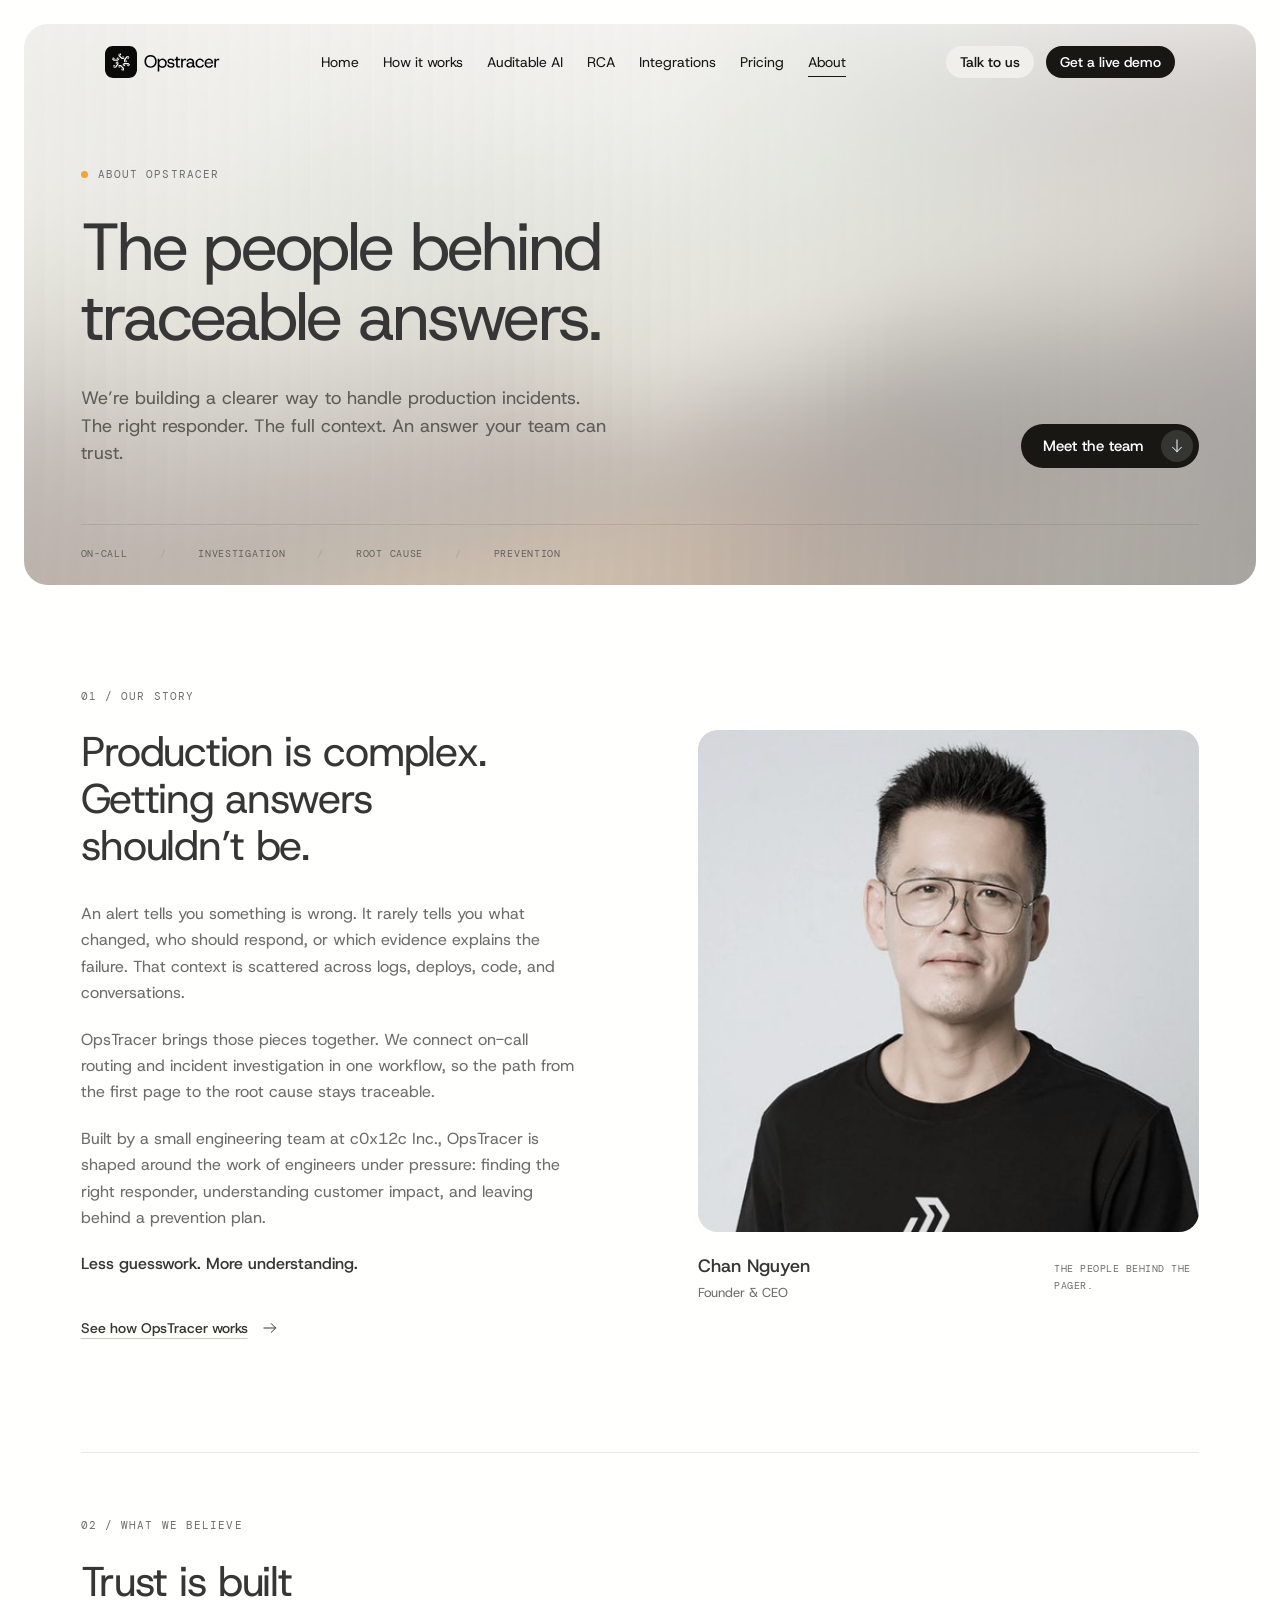
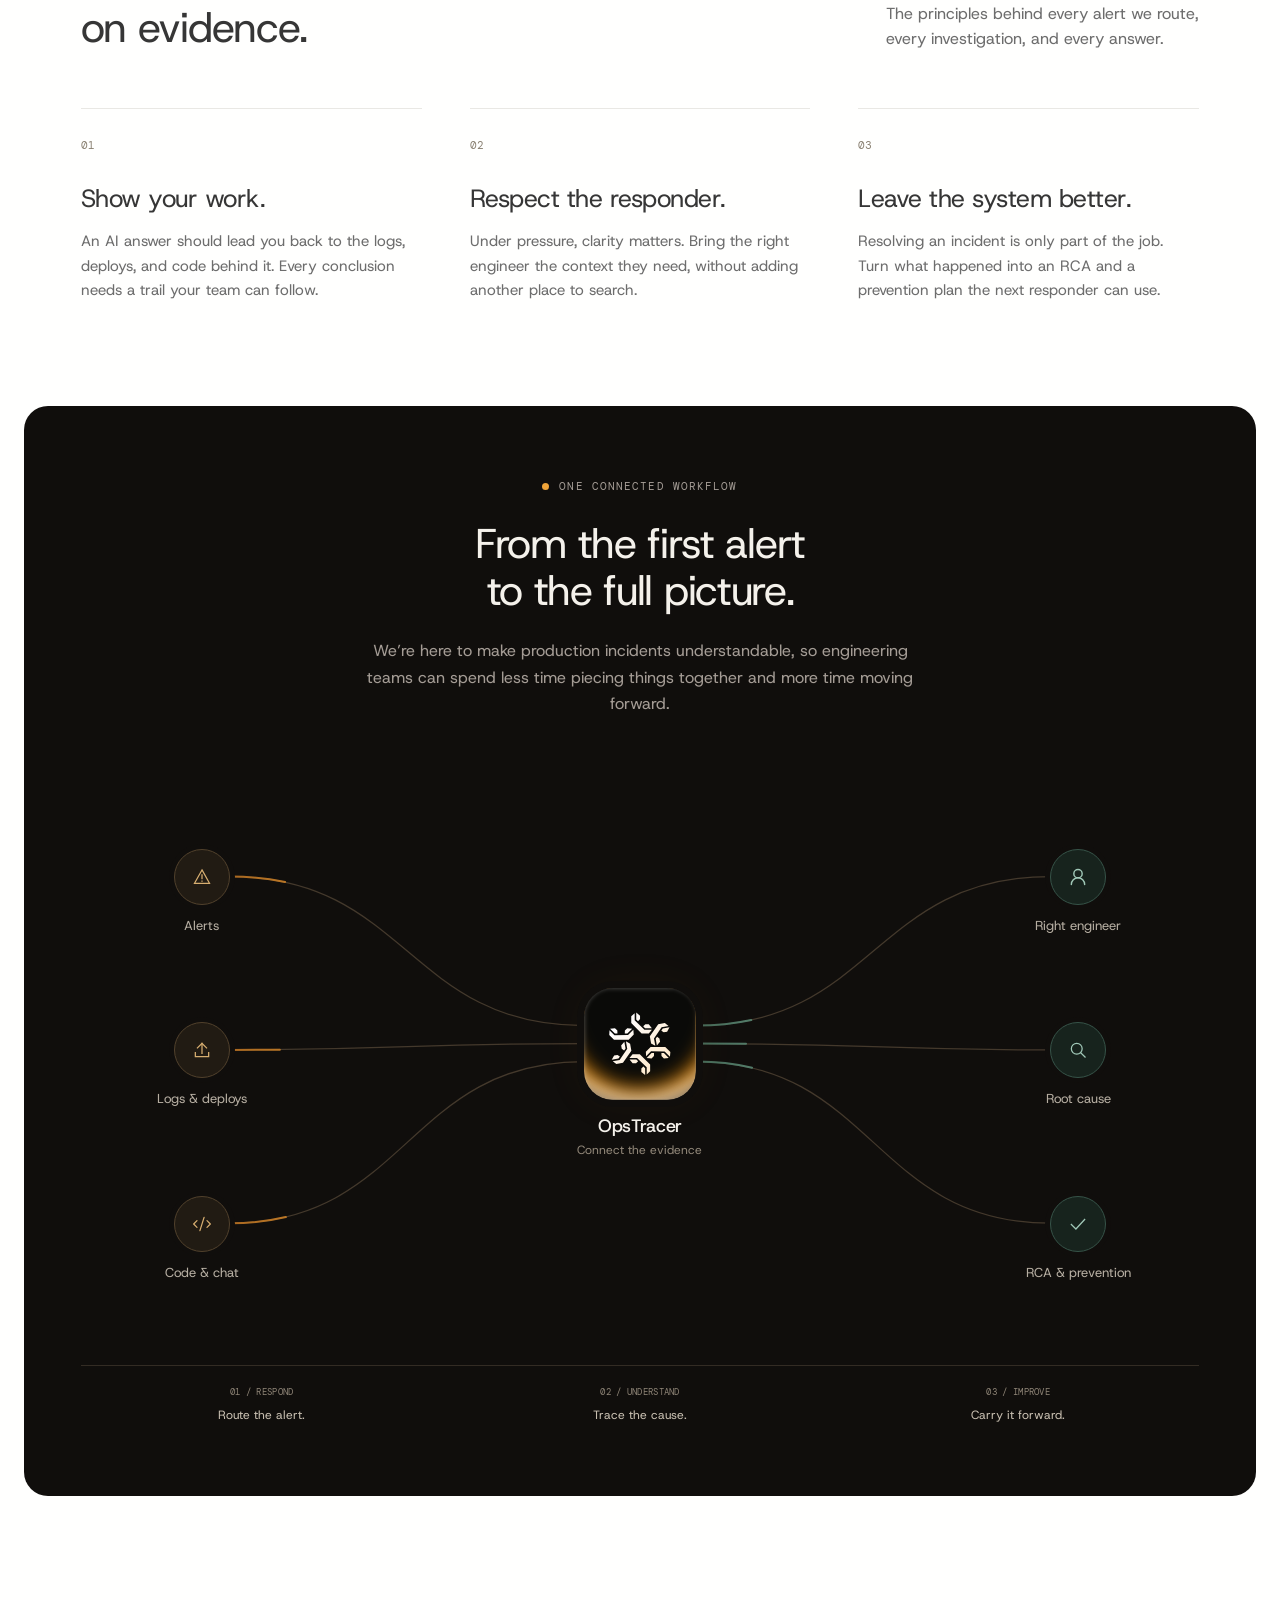
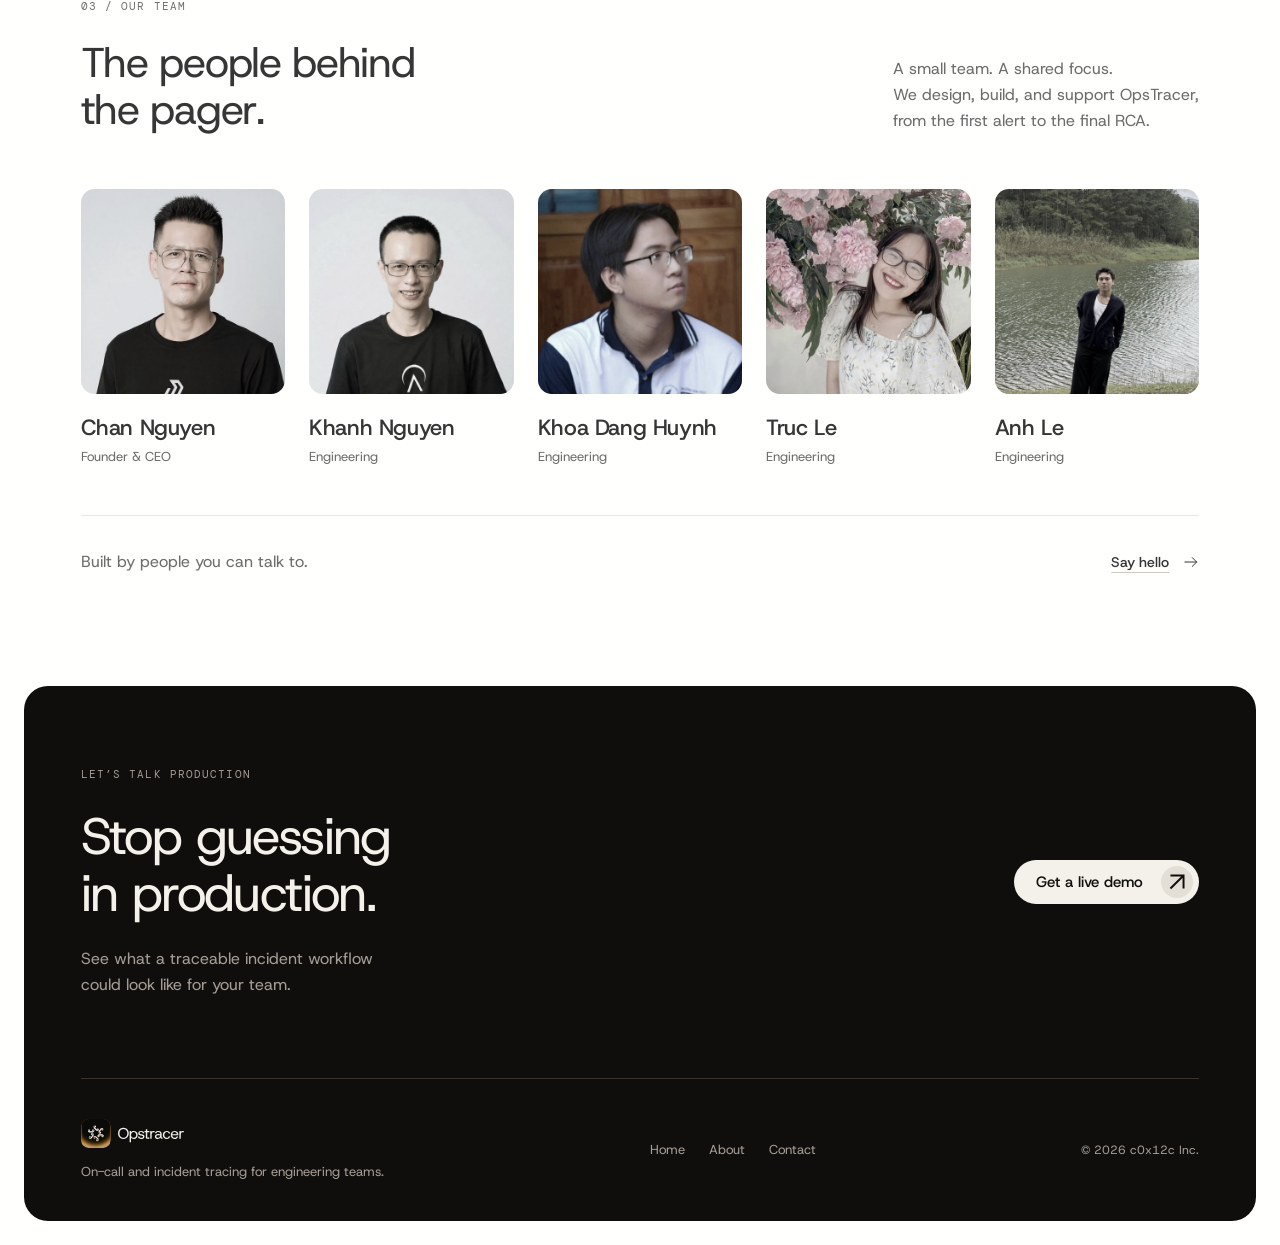
<file: about/index.html>
<!doctype html>
<html lang="en">
<head>
  <meta charset="utf-8">
  <meta name="viewport" content="width=device-width, initial-scale=1">
  <title>About OpsTracer — The people behind traceable answers</title>
  <meta name="description" content="Meet the team building OpsTracer. We bring on-call, incident investigation, and evidence-backed root cause analysis into one traceable workflow.">
  <meta name="theme-color" content="#f4f3ef">
  <link rel="icon" href="../favicon.ico" sizes="any">
  <link rel="apple-touch-icon" href="../assets/favicon-180.png">
  <link rel="preload" href="../assets/fonts/HostGrotesk-Regular.woff2" as="font" type="font/woff2" crossorigin>
  <link rel="preload" href="../assets/fonts/HostGrotesk-Medium.woff2" as="font" type="font/woff2" crossorigin>
  <link rel="stylesheet" href="../assets/about.css">
  <script src="../assets/about.js" defer></script>
</head>
<body>
  <a class="skip-link" href="#main">Skip to content</a>
  <header class="nav">
    <a class="nav-logo" href="../" aria-label="OpsTracer home"><img src="../assets/figma/logo.svg" alt="OpsTracer" width="115" height="32"></a>
    <nav class="nav-links" id="primary-navigation" aria-label="Primary">
      <a href="../">Home</a>
      <a href="../#pillars">How it works</a>
      <a href="../#audit">Auditable AI</a>
      <a href="../#evidence">RCA</a>
      <a href="../#integrations">Integrations</a>
      <a href="../#pricing">Pricing</a>
      <a href="./" aria-current="page">About</a>
    </nav>
    <div class="nav-actions">
      <a class="button button-small button-secondary nav-contact" href="mailto:hello@opstracer.ai">Talk to us</a>
      <a class="button button-small button-primary" href="https://calendly.com/channguyen" target="_blank" rel="noopener">Get a live demo</a>
      <button class="menu-toggle" type="button" aria-label="Open navigation" aria-expanded="false" aria-controls="primary-navigation"><span class="icon icon-menu" aria-hidden="true"></span></button>
    </div>
  </header>

  <main id="main">
    <section class="about-hero" aria-labelledby="hero-heading">
      <div class="hero-content container">
        <p class="eyebrow"><span class="signal-dot" aria-hidden="true"></span> About OpsTracer</p>
        <h1 id="hero-heading">The people behind<br>traceable answers.</h1>
        <div class="hero-bottom">
          <p>We’re building a clearer way to handle production incidents. The right responder. The full context. An answer your team can trust.</p>
          <a class="button button-primary button-arrow" href="#team">Meet the team<span class="arrow-disc"><span class="icon icon-arrow-down" aria-hidden="true"></span></span></a>
        </div>
        <div class="hero-index" aria-label="Our focus"><span>On-call</span><span>Investigation</span><span>Root cause</span><span>Prevention</span></div>
      </div>
    </section>

    <section class="story container" id="story" aria-labelledby="story-heading">
      <div class="story-copy">
        <p class="eyebrow">01 / Our story</p>
        <h2 id="story-heading">Production is complex.<br> Getting answers<br> shouldn’t be.</h2>
        <div class="prose">
          <p>An alert tells you something is wrong. It rarely tells you what changed, who should respond, or which evidence explains the failure. That context is scattered across logs, deploys, code, and conversations.</p>
          <p>OpsTracer brings those pieces together. We connect on-call routing and incident investigation in one workflow, so the path from the first page to the root cause stays traceable.</p>
          <p>Built by a small engineering team at <span class="company-name">c0x12c Inc.</span>, OpsTracer is shaped around the work of engineers under pressure: finding the right responder, understanding customer impact, and leaving behind a prevention plan.</p>
          <p class="story-signoff">Less guesswork. More understanding.</p>
        </div>
        <a class="text-link" href="../#pillars">See how OpsTracer works<span class="icon icon-arrow-right" aria-hidden="true"></span></a>
      </div>
      <figure class="founder">
        <div class="founder-image"><img src="../assets/team/chan-nguyen.jpg" alt="Chan Nguyen, founder and CEO of OpsTracer" width="480" height="480" decoding="async"></div>
        <figcaption><div><strong>Chan Nguyen</strong><span>Founder &amp; CEO</span></div><span class="founder-label">The people behind the pager.</span></figcaption>
      </figure>
    </section>

    <section class="beliefs container" aria-labelledby="beliefs-heading">
      <div class="section-heading">
        <div><p class="eyebrow">02 / What we believe</p><h2 id="beliefs-heading">Trust is built<br>on evidence.</h2></div>
        <p>The principles behind every alert we route,<br class="desktop-break"> every investigation, and every answer.</p>
      </div>
      <ol class="principles">
        <li><span class="principle-number">01</span><h3>Show your work.</h3><p>An AI answer should lead you back to the logs, deploys, and code behind it. Every conclusion needs a trail your team can follow.</p></li>
        <li><span class="principle-number">02</span><h3>Respect the responder.</h3><p>Under pressure, clarity matters. Bring the right engineer the context they need, without adding another place to search.</p></li>
        <li><span class="principle-number">03</span><h3>Leave the system better.</h3><p>Resolving an incident is only part of the job. Turn what happened into an RCA and a prevention plan the next responder can use.</p></li>
      </ol>
    </section>

    <section class="mission" id="workflow" aria-labelledby="mission-heading">
      <div class="mission-inner container">
        <div class="mission-copy"><p class="eyebrow"><span class="signal-dot" aria-hidden="true"></span> One connected workflow</p><h2 id="mission-heading">From the first alert<br>to the full picture.</h2><p>We’re here to make production incidents understandable, so engineering teams can spend less time piecing things together and more time moving forward.</p></div>
        <figure class="beam-diagram" aria-label="Signals flow through OpsTracer to the right engineer, root cause, and prevention plan">
          <div class="beam-network">
            <svg class="beam-connections" viewBox="0 0 420 320" preserveAspectRatio="none" fill="none" aria-hidden="true">
              <defs><linearGradient id="beam-amber"><stop stop-color="#a96820"/><stop offset=".65" stop-color="#f0a439"/><stop offset="1" stop-color="#ffe1ab"/></linearGradient><linearGradient id="beam-green"><stop stop-color="#436857"/><stop offset=".65" stop-color="#86bca3"/><stop offset="1" stop-color="#c1e4d4"/></linearGradient></defs>
              <g class="beam-paths"><path class="beam-line" d="M55 54 C132 54 132 142 166 142"/><path class="beam-line" d="M55 160 H166"/><path class="beam-line" d="M55 266 C132 266 132 178 166 178"/><path class="beam-line" d="M254 142 C288 142 288 54 365 54"/><path class="beam-line" d="M254 160 H365"/><path class="beam-line" d="M254 178 C288 178 288 266 365 266"/></g>
            </svg>
            <div class="beam-endpoint beam-input beam-row-1"><span class="beam-node" data-beam-node="alert"><span class="icon icon-alert" aria-hidden="true"></span></span><span>Alerts</span></div>
            <div class="beam-endpoint beam-input beam-row-2"><span class="beam-node" data-beam-node="evidence"><span class="icon icon-deploy" aria-hidden="true"></span></span><span>Logs &amp; deploys</span></div>
            <div class="beam-endpoint beam-input beam-row-3"><span class="beam-node" data-beam-node="context"><span class="icon icon-code" aria-hidden="true"></span></span><span>Code &amp; chat</span></div>
            <div class="beam-hub"><img data-beam-node="hub" src="../assets/vertical.svg" alt="" width="88" height="88"><span>OpsTracer</span><small>Connect the evidence</small></div>
            <div class="beam-endpoint beam-output beam-row-1"><span class="beam-node" data-beam-node="responder"><span class="icon icon-responder" aria-hidden="true"></span></span><span>Right engineer</span></div>
            <div class="beam-endpoint beam-output beam-row-2"><span class="beam-node" data-beam-node="cause"><span class="icon icon-search" aria-hidden="true"></span></span><span>Root cause</span></div>
            <div class="beam-endpoint beam-output beam-row-3"><span class="beam-node" data-beam-node="prevention"><span class="icon icon-check" aria-hidden="true"></span></span><span>RCA &amp; prevention</span></div>
          </div>
          <figcaption class="beam-caption"><span><small>01 / Respond</small>Route the alert.</span><span><small>02 / Understand</small>Trace the cause.</span><span><small>03 / Improve</small>Carry it forward.</span></figcaption>
        </figure>
      </div>
    </section>

    <section class="team container" id="team" aria-labelledby="team-heading">
      <div class="section-heading">
        <div><p class="eyebrow">03 / Our team</p><h2 id="team-heading">The people behind<br>the pager.</h2></div>
        <p>A small team. A shared focus.<br>We design, build, and support OpsTracer,<br class="desktop-break"> from the first alert to the final RCA.</p>
      </div>
      <ul class="team-grid">
        <li class="teammate"><div class="portrait"><img src="../assets/team/chan-nguyen.jpg" alt="Chan Nguyen" width="480" height="480" loading="lazy" decoding="async"></div><h3>Chan Nguyen</h3><p>Founder &amp; CEO</p></li>
        <li class="teammate"><div class="portrait"><img src="../assets/team/khanh-nguyen.jpg" alt="Khanh Nguyen" width="480" height="480" loading="lazy" decoding="async"></div><h3>Khanh Nguyen</h3><p>Engineering</p></li>
        <li class="teammate"><div class="portrait"><img src="../assets/team/khoa-dang-huynh.jpg" alt="Khoa Dang Huynh" width="480" height="480" loading="lazy" decoding="async"></div><h3>Khoa Dang Huynh</h3><p>Engineering</p></li>
        <li class="teammate"><div class="portrait"><img src="../assets/team/truc-le.jpg" alt="Truc Le" width="480" height="480" loading="lazy" decoding="async"></div><h3>Truc Le</h3><p>Engineering</p></li>
        <li class="teammate"><div class="portrait"><img src="../assets/team/anh-le.jpg" alt="Anh Le" width="480" height="480" loading="lazy" decoding="async"></div><h3>Anh Le</h3><p>Engineering</p></li>
      </ul>
      <div class="team-note"><p>Built by people you can talk to.</p><a class="text-link" href="mailto:hello@opstracer.ai">Say hello<span class="icon icon-arrow-right" aria-hidden="true"></span></a></div>
    </section>

    <div class="end">
      <section class="cta container" aria-labelledby="cta-heading"><div><p class="eyebrow">Let’s talk production</p><h2 id="cta-heading">Stop guessing<br>in production.</h2><p>See what a traceable incident workflow<br class="desktop-break"> could look like for your team.</p></div><a class="button button-light button-arrow" href="https://calendly.com/channguyen" target="_blank" rel="noopener">Get a live demo<span class="arrow-disc"><span class="icon icon-arrow-diagonal" aria-hidden="true"></span></span></a></section>
      <footer class="footer container"><div class="footer-brand"><a href="../" aria-label="OpsTracer home"><img src="../assets/logo-horizontal.svg" alt="OpsTracer" width="104" height="29" loading="lazy"></a><p>On-call and incident tracing for engineering teams.</p></div><nav aria-label="Footer"><a href="../">Home</a><a href="./" aria-current="page">About</a><a href="mailto:hello@opstracer.ai">Contact</a></nav><p class="copyright">&copy; 2026 <span class="company-name">c0x12c Inc.</span></p></footer>
    </div>
  </main>
</body>
</html>
</file>
<file: assets/about.css>
@font-face{font-family:"Host Grotesk";src:url(fonts/HostGrotesk-Regular.woff2) format("woff2");font-weight:400;font-display:swap}
@font-face{font-family:"Host Grotesk";src:url(fonts/HostGrotesk-Medium.woff2) format("woff2");font-weight:500;font-display:swap}
@font-face{font-family:"Host Grotesk";src:url(fonts/HostGrotesk-SemiBold.woff2) format("woff2");font-weight:600 700;font-display:swap}
@font-face{font-family:"DM Mono";src:url(fonts/DMMono-Regular.woff2) format("woff2");font-weight:400;font-display:swap}
:root{--ink:#181714;--text:#363636;--muted:#6d6d6d;--line:#e9e8e4;--paper:#fffffe;--warm:#f4f3ef;--amber:#f0a439;--dark:#100e0c;--dark-line:#39322d;--dark-text:#f4f1eb;--dark-muted:#a49c95;--sans:"Host Grotesk",system-ui,sans-serif;--mono:"DM Mono",ui-monospace,monospace;--space-sm:16px;--space-md:24px;--space-lg:48px;--space-section:clamp(80px,8vw,144px);--gutter:clamp(24px,6.3vw,120px)}
*,*::before,*::after{box-sizing:border-box}
html{scroll-behavior:smooth;scroll-padding-top:112px;-webkit-text-size-adjust:100%}
body{margin:0;background:var(--paper);color:var(--text);font-family:var(--sans);-webkit-font-smoothing:antialiased}
h1,h2,h3,p,ul,ol,figure{margin:0;padding:0}
ul,ol{list-style:none}
a{color:inherit;text-decoration:none}
button{font:inherit;color:inherit;cursor:pointer}
img{display:block;max-width:100%}
::selection{background:#f8d498;color:var(--ink)}
:focus-visible{outline:2px solid var(--amber);outline-offset:4px}
.skip-link{position:fixed;z-index:100;top:8px;left:24px;padding:12px 20px;background:var(--paper);transform:translateY(-180%)}
.skip-link:focus{transform:none}
.container{width:min(1512px,calc(100% - var(--gutter)*2));margin-inline:auto}
.nav{position:fixed;z-index:50;top:31px;left:0;right:0;height:62px;padding:15px max(8.177vw,calc((100vw - 1606px)/2));display:flex;align-items:center;justify-content:space-between;gap:24px;border-bottom:1px solid transparent;transition:top .3s,background-color .3s,border-color .3s}
.nav.is-scrolled{top:0;background:rgba(255,255,254,.95);border-color:var(--line)}
.nav-logo{flex-shrink:0}
.nav-logo img{width:115px;height:32px}
.nav-links{display:flex;align-items:center;gap:24px;white-space:nowrap;font-size:14px;color:var(--ink)}
.nav-links a{position:relative;padding-block:8px}
.nav-links a::after{content:"";position:absolute;left:0;right:0;bottom:2px;height:1px;background:currentColor;transform:scaleX(0);transform-origin:left;transition:transform .2s}
.nav-links a:hover::after,.nav-links a[aria-current]::after{transform:scaleX(1)}
.nav-actions{display:flex;align-items:center;gap:12px}
.button{display:inline-flex;align-items:center;justify-content:center;min-height:44px;padding:0 22px;border-radius:100px;font-size:15px;font-weight:500;white-space:nowrap;transition:background-color .2s,color .2s}
.button-small{min-height:32px;padding:8px 14px;font-size:14px;line-height:1}
.button-primary{background:var(--ink);color:var(--paper)}
.button-primary:hover{background:#393731}
.button-secondary{background:#f0efeb;color:var(--ink)}
.button-secondary:hover{background:#e3e1db}
.button-light{background:var(--dark-text);color:var(--dark)}
.button-light:hover{background:#e2dcd0}
.button-arrow{gap:18px;padding:6px 6px 6px 22px}
.arrow-disc{display:grid;place-items:center;width:32px;height:32px;border-radius:50%;background:rgba(255,255,254,.13)}
.button-light .arrow-disc{background:#e3dfd6}
.icon{display:inline-block;width:16px;height:16px;background:currentColor;mask:var(--icon) center/contain no-repeat;flex-shrink:0}
.icon-arrow-down{--icon:url(icons/arrow-down.svg)}
.icon-arrow-right{--icon:url(icons/arrow-right.svg)}
.icon-arrow-diagonal{--icon:url(figma/arrow-up-right.svg)}
.icon-menu{--icon:url(icons/menu.svg)}
.icon-close{--icon:url(icons/close.svg)}
.icon-alert{--icon:url(icons/alert.svg)}
.icon-search{--icon:url(icons/search.svg)}
.icon-check{--icon:url(icons/check.svg)}
.icon-replay{--icon:url(figma/pl-retry.svg)}
.icon-logs{--icon:url(figma/p2-logs.svg)}
.icon-deploy{--icon:url(icons/deploy.svg)}
.icon-code{--icon:url(figma/p2-code.svg)}
.icon-chat{--icon:url(icons/chat.svg)}
.menu-toggle{display:none;border:1px solid var(--line);background:var(--paper);border-radius:50%;width:40px;height:40px;align-items:center;justify-content:center}
.about-hero{position:relative;isolation:isolate;margin:24px 24px 0;border-radius:24px;overflow:hidden;background:var(--warm)}
.about-hero::before{content:"";position:absolute;inset:0;z-index:-1;background:url(figma/hero-bg.jpg) center 65%/cover no-repeat;opacity:.38}
.hero-content{width:min(1512px,calc(100% - (var(--gutter) - 24px)*2));padding-top:clamp(142px,11vw,200px)}
.eyebrow{display:flex;align-items:center;gap:10px;font:400 11px/1.6 var(--mono);letter-spacing:1.1px;text-transform:uppercase;color:var(--muted)}
.signal-dot{width:7px;height:7px;border-radius:50%;background:var(--amber);flex-shrink:0}
h1{margin-top:28px;font-size:clamp(48px,5.2vw,86px);font-weight:400;line-height:1.06;letter-spacing:-2.8px;color:var(--text)}
.hero-bottom{display:flex;align-items:flex-end;justify-content:space-between;gap:48px;margin-top:32px;padding-bottom:56px}
.hero-bottom>p{max-width:535px;font-size:18px;line-height:1.55;color:#5c5b56}
.hero-index{display:flex;gap:32px;padding:22px 0 24px;border-top:1px solid rgba(70,66,58,.14);font:400 10px/1.4 var(--mono);letter-spacing:.7px;text-transform:uppercase;color:#62615a}
.hero-index span+span::before{content:"/";margin-right:32px;color:#aaa79f}
h2{font-size:clamp(36px,3.25vw,55px);font-weight:400;line-height:1.12;letter-spacing:-1.3px;color:var(--text)}
.story{display:grid;grid-template-columns:1fr 1fr;align-items:start;gap:clamp(48px,9vw,164px);padding-block:var(--space-section)}
.story h2{margin-top:24px}
.prose{display:flex;flex-direction:column;gap:20px;margin-top:32px;max-width:55ch;font-size:16px;line-height:1.65;color:var(--muted)}
.company-name{font-variant-ligatures:none;font-feature-settings:"calt" 0,"liga" 0}
.prose .story-signoff{color:var(--text);font-weight:500}
.text-link{display:inline-flex;align-items:center;gap:14px;font-size:14px;font-weight:500;min-height:44px;text-decoration:underline;text-underline-offset:5px;text-decoration-color:#ccc9c0;transition:text-decoration-color .2s}
.text-link:hover{text-decoration-color:var(--ink)}
.story-copy>.text-link{margin-top:28px}
.founder{padding-top:42px}
.founder-image{position:relative;aspect-ratio:1;border-radius:20px;overflow:hidden;background:#e7e8e5}
.founder-image img{width:100%;height:100%;object-fit:cover;filter:saturate(.6)}
.founder figcaption{display:flex;align-items:center;justify-content:space-between;gap:20px;margin-top:22px}
.founder strong{display:block;font-size:18px;font-weight:500}
.founder figcaption div>span{display:block;margin-top:6px;font-size:13px;color:var(--muted)}
.founder-label{max-width:145px;font:400 10px/1.7 var(--mono);text-transform:uppercase;letter-spacing:.5px;color:var(--muted)}
.beliefs{padding-bottom:var(--space-section);border-top:1px solid var(--line);padding-top:64px}
.section-heading{display:flex;align-items:flex-end;justify-content:space-between;gap:48px}
.section-heading h2{margin-top:24px}
.section-heading>p{max-width:420px;font-size:16px;line-height:1.6;color:var(--muted)}
.principles{display:grid;grid-template-columns:repeat(3,minmax(0,1fr));gap:48px;margin-top:56px}
.principles li{border-top:1px solid var(--line);padding-top:24px}
.principle-number{font:400 11px/1.4 var(--mono);color:#8a8172}
.principles h3{margin-top:28px;font-size:25px;font-weight:400;letter-spacing:-.5px}
.principles p{margin-top:14px;max-width:36ch;font-size:15px;line-height:1.65;color:var(--muted)}
.mission{margin:0 24px;border-radius:24px;background:var(--dark);color:var(--dark-text);overflow:hidden}
.mission-inner{width:min(1512px,calc(100% - (var(--gutter) - 24px)*2));display:grid;grid-template-columns:minmax(0,1fr);justify-items:center;gap:48px;padding-block:72px}
.mission-copy{width:min(100%,640px);text-align:center}
.mission .eyebrow{justify-content:center;color:var(--dark-muted)}
.mission h2{margin-top:26px;color:var(--dark-text)}
.mission-copy>p:last-child{margin:24px auto 0;max-width:58ch;font-size:16px;line-height:1.65;color:var(--dark-muted)}
/* Connected signal paths, inspired by the Animated Beam layout. */
.icon-responder{--icon:url(figma/pl-user-2.svg)}
.beam-diagram{width:100%;min-width:0;margin:0 auto}
.beam-network{position:relative;isolation:isolate;display:grid;grid-template-columns:.65fr 1.7fr .65fr;grid-template-rows:repeat(3,1fr);align-items:center;height:600px;padding-block:40px}
.beam-connections{position:absolute;inset:0;width:100%;height:100%;z-index:-1;overflow:visible}
.beam-line{stroke:#44392c;stroke-width:1.25;vector-effect:non-scaling-stroke}
.beam-flow{stroke:url(#beam-amber);stroke-width:2;stroke-linecap:round;stroke-dasharray:14 86;vector-effect:non-scaling-stroke;animation:beam-travel 5s linear infinite;animation-play-state:paused}
.beam-flow.is-output{stroke:url(#beam-green)}
.beam-diagram.is-running .beam-flow{animation-play-state:running}
.beam-endpoint{display:flex;flex-direction:column;align-items:center;gap:12px;min-width:0;font-size:13px;line-height:1.4;color:#b6aea2;text-align:center;position:relative}
.beam-input{grid-column:1}.beam-output{grid-column:3}.beam-row-1{grid-row:1}.beam-row-2{grid-row:2}.beam-row-3{grid-row:3}
.beam-node{display:grid;place-items:center;width:56px;height:56px;border:1px solid #51412c;border-radius:50%;background:#211b13;color:#d7ae70;box-shadow:0 0 0 5px var(--dark)}
.beam-node .icon{width:20px;height:20px}
.beam-output .beam-node{border-color:#365348;background:#17231d;color:#a0c8b7}
.beam-hub{grid-column:2;grid-row:2;display:flex;flex-direction:column;align-items:center;position:relative;text-align:center;align-self:center;transform:translateY(8px)}
.beam-hub img{width:112px;height:112px;border-radius:29px;box-shadow:0 0 0 7px var(--dark),0 0 45px #bf721012}
.beam-hub>span{margin-top:14px;font-size:18px;font-weight:500;letter-spacing:-.3px;color:var(--dark-text)}
.beam-hub small{margin-top:4px;font-size:12px;line-height:1.4;color:#8f8577}
.beam-caption{display:grid;grid-template-columns:repeat(3,1fr);gap:16px;padding-top:20px;border-top:1px solid #332c24;font-size:12px;line-height:1.5;text-align:center;color:#c7beb0}
.beam-caption small{display:block;margin-bottom:7px;font:400 9px/1.4 var(--mono);text-transform:uppercase;letter-spacing:.3px;color:#8f8577}
@keyframes beam-travel{from{stroke-dashoffset:100}to{stroke-dashoffset:0}}

.team{padding-block:var(--space-section)}
.team-grid{display:grid;grid-template-columns:repeat(5,minmax(0,1fr));gap:48px 24px;margin-top:56px}
.portrait{aspect-ratio:1;overflow:hidden;border-radius:14px;background:var(--warm)}
.portrait img{width:100%;height:100%;object-fit:cover;filter:saturate(.55);transition:transform .6s cubic-bezier(.22,1,.36,1),filter .4s}
.teammate h3{margin-top:20px;font-size:22px;line-height:1.25;font-weight:500;letter-spacing:-.4px}
.teammate p{margin-top:6px;font-size:13px;line-height:1.5;color:var(--muted)}
@media(hover:hover){.teammate:hover img{transform:scale(1.035);filter:saturate(1)}}
.team-note{margin-top:48px;padding-top:24px;border-top:1px solid var(--line);display:flex;align-items:center;justify-content:space-between;font-size:16px;color:var(--muted)}
.team-note .text-link{color:var(--text)}
.end{margin:0 24px 24px;border-radius:24px;overflow:hidden;background:var(--dark)}
.end .container{width:min(1512px,calc(100% - (var(--gutter) - 24px)*2))}
.cta{display:flex;align-items:center;justify-content:space-between;gap:48px;padding-block:80px;color:var(--dark-text)}
.cta .eyebrow{color:var(--dark-muted)}
.cta h2{margin-top:24px;font-size:clamp(40px,4vw,65px);color:var(--dark-text);letter-spacing:-1.6px}
.cta p:last-child{margin-top:24px;color:var(--dark-muted);font-size:16px;line-height:1.6}
.footer{display:flex;align-items:center;justify-content:space-between;gap:32px;padding-block:40px;border-top:1px solid var(--dark-line);color:var(--dark-muted)}
.footer-brand p{margin-top:14px;font-size:13px;line-height:1.5}
.footer nav{display:flex;gap:24px;font-size:13px}
.footer nav a:hover{color:var(--dark-text)}
.copyright{font-size:12px;white-space:nowrap}
@media(min-width:1500px){.nav-links{position:absolute;left:50%;transform:translateX(-50%)}}
@media(max-width:1199px){.nav{padding-inline:var(--gutter)}.nav-links{gap:16px;font-size:13px}.nav-contact{display:none}.story{gap:48px}.founder-label{display:none}}
@media(max-width:999px){.nav{top:24px}.menu-toggle{display:flex}.nav-links{display:none;position:absolute;top:70px;left:var(--gutter);right:var(--gutter);padding:20px;background:var(--paper);border:1px solid var(--line);border-radius:18px;align-items:stretch;gap:0;box-shadow:0 16px 32px #18171412}.nav-links.is-open{display:flex;flex-direction:column}.nav-links a{padding:13px 8px;font-size:16px}.nav-links a::after{display:none}.nav-links a[aria-current]{color:#935113}.principles{gap:24px}.mission-inner{gap:40px}.team-grid{grid-template-columns:repeat(3,minmax(0,1fr))}.footer{flex-wrap:wrap}.footer-brand{flex:1 1 55%}}
@media(max-width:700px){:root{--gutter:24px;--space-section:72px}html{scroll-padding-top:90px}.about-hero,.mission,.end{margin-inline:12px;border-radius:20px}.about-hero{margin-top:12px}.hero-content,.end .container{width:calc(100% - 40px)}.nav{top:12px;height:64px;padding-inline:32px;gap:12px}.nav-logo img{width:104px;height:auto}.nav-actions{gap:8px}.nav .button{font-size:12px;min-height:36px;padding-inline:12px}.menu-toggle{width:36px;height:36px}.nav-links{left:20px;right:20px}.hero-content{padding-top:130px}.eyebrow{font-size:10px;letter-spacing:.7px}h1{font-size:clamp(40px,9.7vw,66px);letter-spacing:-1.6px;margin-top:24px}.hero-bottom{flex-direction:column;align-items:flex-start;gap:28px;margin-top:24px;padding-bottom:36px}.hero-bottom>p{font-size:16px}.hero-index{gap:12px;justify-content:space-between;flex-wrap:wrap;font-size:9px;letter-spacing:0;padding-block:18px}.hero-index span+span::before{display:none}.story{grid-template-columns:1fr;gap:36px}.story h2 br{display:none}.story h2{max-width:17ch}.prose{margin-top:24px}.founder{padding-top:0;max-width:480px;width:100%}.founder-label{display:block}.founder figcaption{margin-top:16px}.beliefs{padding-top:40px}.section-heading{flex-direction:column;align-items:flex-start;gap:24px}.section-heading h2{margin-top:20px}.desktop-break{display:none}.principles{grid-template-columns:1fr;gap:32px;margin-top:32px}.principles li{display:grid;grid-template-columns:28px 1fr;gap:12px 16px;padding-top:24px}.principle-number{padding-top:7px}.principles h3{margin-top:0;font-size:24px}.principles p{grid-column:2;margin-top:0;max-width:48ch}.mission-inner{width:calc(100% - 24px);grid-template-columns:1fr;gap:40px;padding-block:48px}.mission h2{margin-top:22px}.mission-copy>p:last-child{max-width:48ch}.beam-network{grid-template-columns:1fr 1.1fr 1fr;height:310px;padding-block:24px}.beam-node{width:42px;height:42px}.beam-hub img{width:76px;height:76px;border-radius:20px}.beam-hub>span{margin-top:12px;font-size:15px}.beam-hub small{max-width:9ch;font-size:10px}.beam-endpoint{gap:10px;font-size:10px}.beam-caption{gap:10px;font-size:11px}.beam-caption small{font-size:8px;letter-spacing:0}.team-grid{grid-template-columns:repeat(2,minmax(0,1fr));gap:32px 16px;margin-top:32px}.portrait{border-radius:10px}.teammate h3{font-size:18px;margin-top:14px}.teammate p{font-size:12px}.team-note{margin-top:32px;font-size:14px;gap:16px}.cta{flex-direction:column;align-items:flex-start;gap:32px;padding-block:48px}.cta h2{font-size:44px}.footer{align-items:flex-start;padding-block:32px;gap:24px}.footer-brand{flex-basis:100%}.footer nav{gap:20px}.copyright{margin-left:auto}.end{margin-bottom:12px}}
@media(max-width:359px){.nav{padding-inline:24px}.nav-logo img{width:90px}.nav .button{padding-inline:10px;font-size:11px}.beam-node{width:36px;height:36px}.beam-node .icon{width:17px;height:17px}.beam-hub img{width:64px;height:64px;border-radius:17px}.beam-endpoint{font-size:9px}.beam-hub>span{font-size:13px}.beam-caption{font-size:10px}.team-grid{gap:24px 12px}.teammate h3{font-size:16px}.copyright{margin-left:0}}
@media(prefers-reduced-motion:reduce){html{scroll-behavior:auto}*,*::before,*::after{animation:none!important;transition:none!important}.teammate:hover img{transform:none}.beam-flow{display:none}}
</file>
